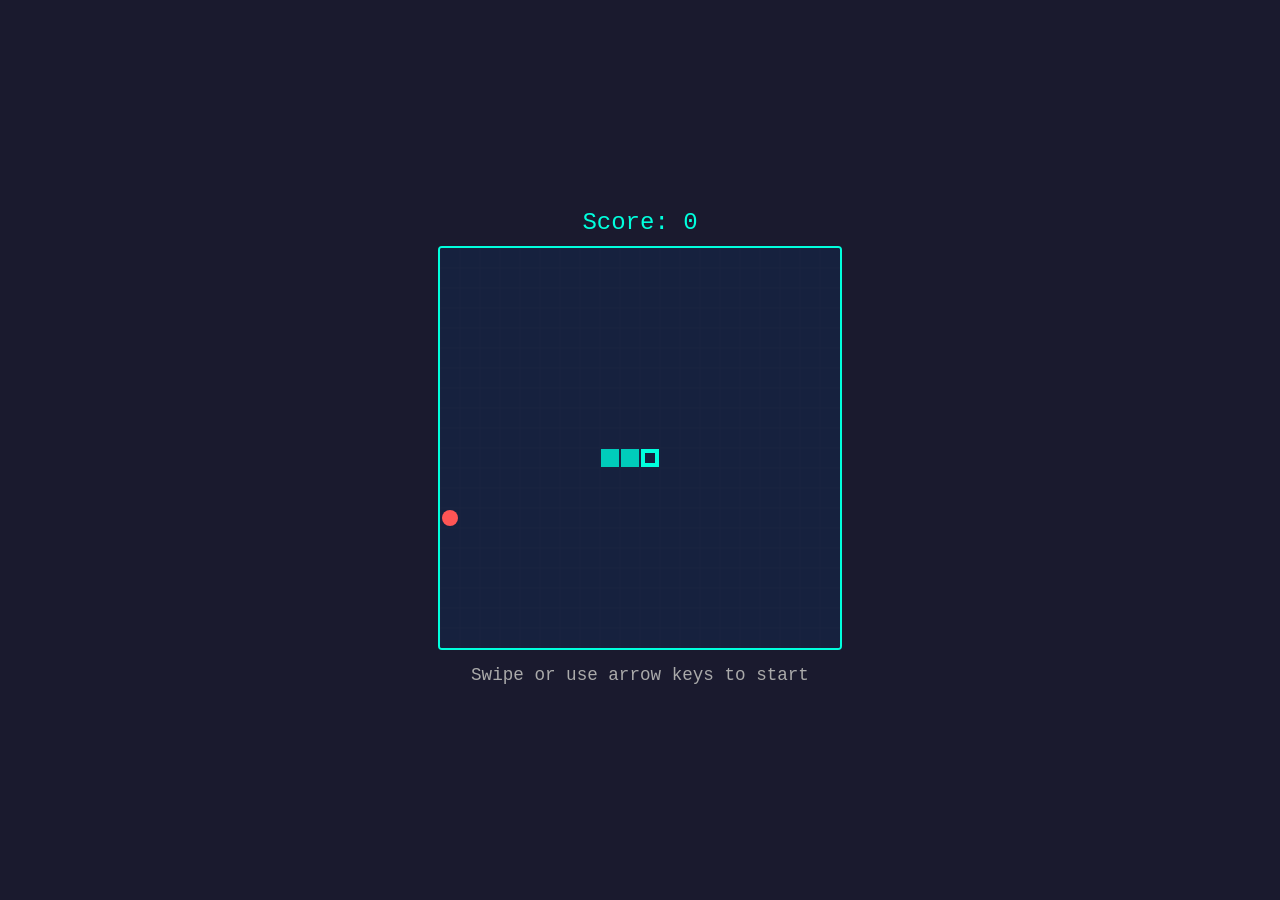
<file: snake.html>
<!DOCTYPE html>
<html lang="en">
<head>
<meta charset="UTF-8">
<meta name="viewport" content="width=device-width, initial-scale=1.0, user-scalable=no">
<title>Snake Game</title>
<style>
  * { margin: 0; padding: 0; box-sizing: border-box; }
  body {
    background: #1a1a2e;
    display: flex;
    flex-direction: column;
    align-items: center;
    justify-content: center;
    height: 100vh;
    font-family: 'Courier New', monospace;
    color: #eee;
    overflow: hidden;
    touch-action: none;
  }
  #score {
    font-size: 1.5rem;
    margin-bottom: 10px;
    color: #0fd;
  }
  canvas {
    border: 2px solid #0fd;
    border-radius: 4px;
    background: #16213e;
  }
  #message {
    margin-top: 15px;
    font-size: 1.1rem;
    height: 1.5em;
    color: #aaa;
  }
  #game-over {
    display: none;
    position: absolute;
    top: 50%; left: 50%;
    transform: translate(-50%, -50%);
    background: rgba(0,0,0,0.85);
    padding: 30px 40px;
    border-radius: 10px;
    text-align: center;
    border: 2px solid #0fd;
  }
  #game-over h2 { color: #f55; font-size: 1.8rem; margin-bottom: 10px; }
  #game-over p { margin-bottom: 15px; color: #0fd; font-size: 1.2rem; }
  #game-over button {
    padding: 10px 30px;
    font-size: 1rem;
    background: #0fd;
    color: #1a1a2e;
    border: none;
    border-radius: 5px;
    font-weight: bold;
    cursor: pointer;
  }
</style>
</head>
<body>

<div id="score">Score: 0</div>
<canvas id="game"></canvas>
<div id="message">Swipe or use arrow keys to start</div>

<div id="game-over">
  <h2>Game Over!</h2>
  <p id="final-score">Score: 0</p>
  <button onclick="restartGame()">Play Again</button>
</div>

<script>
const canvas = document.getElementById('game');
const ctx = canvas.getContext('2d');

// Responsive canvas sizing
const size = Math.min(window.innerWidth - 20, window.innerHeight - 120, 400);
const gridSize = 20;
const tileCount = Math.floor(size / gridSize);
canvas.width = tileCount * gridSize;
canvas.height = tileCount * gridSize;

let snake, food, dx, dy, score, speed, gameLoop, running, started;

function init() {
  const mid = Math.floor(tileCount / 2);
  snake = [
    { x: mid, y: mid },
    { x: mid - 1, y: mid },
    { x: mid - 2, y: mid },
  ];
  dx = 0; dy = 0;
  score = 0;
  speed = 120;
  running = true;
  started = false;
  placeFood();
  updateScore();
  document.getElementById('game-over').style.display = 'none';
  document.getElementById('message').textContent = 'Swipe or use arrow keys to start';
}

function placeFood() {
  do {
    food = {
      x: Math.floor(Math.random() * tileCount),
      y: Math.floor(Math.random() * tileCount),
    };
  } while (snake.some(s => s.x === food.x && s.y === food.y));
}

function updateScore() {
  document.getElementById('score').textContent = 'Score: ' + score;
}

function draw() {
  // Background
  ctx.fillStyle = '#16213e';
  ctx.fillRect(0, 0, canvas.width, canvas.height);

  // Grid lines (subtle)
  ctx.strokeStyle = '#1a2540';
  for (let i = 0; i < tileCount; i++) {
    ctx.beginPath();
    ctx.moveTo(i * gridSize, 0);
    ctx.lineTo(i * gridSize, canvas.height);
    ctx.stroke();
    ctx.beginPath();
    ctx.moveTo(0, i * gridSize);
    ctx.lineTo(canvas.width, i * gridSize);
    ctx.stroke();
  }

  // Food
  ctx.fillStyle = '#f55';
  ctx.beginPath();
  ctx.arc(
    food.x * gridSize + gridSize / 2,
    food.y * gridSize + gridSize / 2,
    gridSize / 2 - 2, 0, Math.PI * 2
  );
  ctx.fill();

  // Snake
  snake.forEach((seg, i) => {
    ctx.fillStyle = i === 0 ? '#0fd' : '#0cb';
    ctx.fillRect(
      seg.x * gridSize + 1,
      seg.y * gridSize + 1,
      gridSize - 2,
      gridSize - 2
    );
    if (i === 0) {
      ctx.fillStyle = '#16213e';
      ctx.fillRect(
        seg.x * gridSize + 5,
        seg.y * gridSize + 5,
        gridSize - 10,
        gridSize - 10
      );
    }
  });
}

function update() {
  if (!running || !started) return;

  const head = { x: snake[0].x + dx, y: snake[0].y + dy };

  // Wall collision
  if (head.x < 0 || head.x >= tileCount || head.y < 0 || head.y >= tileCount) {
    return gameOver();
  }

  // Self collision
  if (snake.some(s => s.x === head.x && s.y === head.y)) {
    return gameOver();
  }

  snake.unshift(head);

  // Eat food
  if (head.x === food.x && head.y === food.y) {
    score++;
    updateScore();
    speed = Math.max(50, speed - 3);
    placeFood();
    clearInterval(gameLoop);
    gameLoop = setInterval(tick, speed);
  } else {
    snake.pop();
  }
}

function tick() {
  update();
  draw();
}

function gameOver() {
  running = false;
  clearInterval(gameLoop);
  document.getElementById('final-score').textContent = 'Score: ' + score;
  document.getElementById('game-over').style.display = 'block';
  document.getElementById('message').textContent = '';
}

function restartGame() {
  clearInterval(gameLoop);
  init();
  draw();
  gameLoop = setInterval(tick, speed);
}

function setDirection(newDx, newDy) {
  // Prevent reversing
  if (dx === -newDx && dy === -newDy) return;
  if (!started) {
    started = true;
    document.getElementById('message').textContent = '';
  }
  dx = newDx;
  dy = newDy;
}

// Keyboard controls
document.addEventListener('keydown', e => {
  switch (e.key) {
    case 'ArrowUp':    e.preventDefault(); setDirection(0, -1); break;
    case 'ArrowDown':  e.preventDefault(); setDirection(0, 1);  break;
    case 'ArrowLeft':  e.preventDefault(); setDirection(-1, 0); break;
    case 'ArrowRight': e.preventDefault(); setDirection(1, 0);  break;
  }
});

// Touch / swipe controls
let touchStartX = 0, touchStartY = 0;

canvas.addEventListener('touchstart', e => {
  e.preventDefault();
  touchStartX = e.touches[0].clientX;
  touchStartY = e.touches[0].clientY;
}, { passive: false });

canvas.addEventListener('touchend', e => {
  e.preventDefault();
  const diffX = e.changedTouches[0].clientX - touchStartX;
  const diffY = e.changedTouches[0].clientY - touchStartY;

  if (Math.abs(diffX) < 10 && Math.abs(diffY) < 10) return;

  if (Math.abs(diffX) > Math.abs(diffY)) {
    setDirection(diffX > 0 ? 1 : -1, 0);
  } else {
    setDirection(0, diffY > 0 ? 1 : -1);
  }
}, { passive: false });

// Start
init();
draw();
gameLoop = setInterval(tick, speed);
</script>
</body>
</html>
</file>
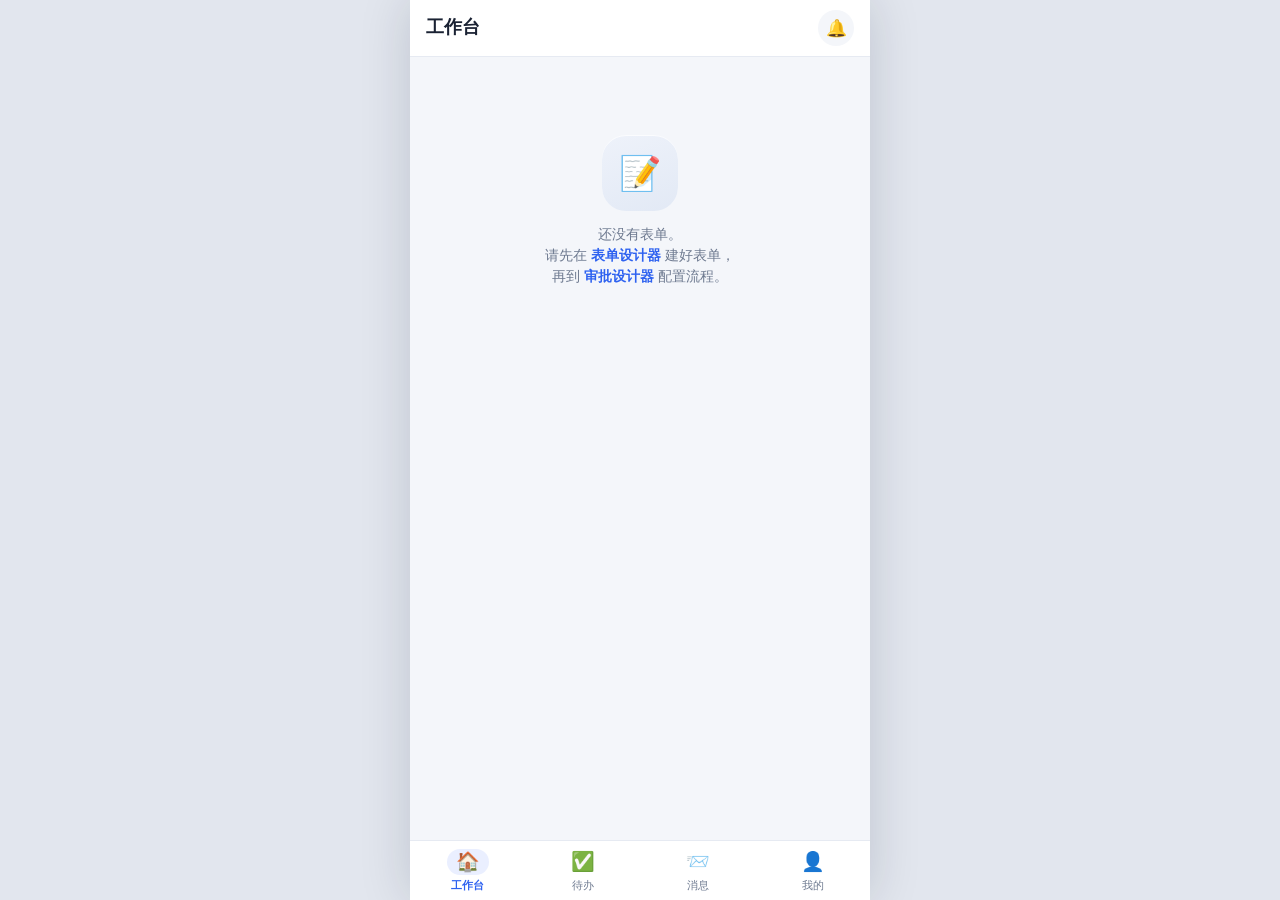
<file: web/app.html>
<!doctype html>
<html lang="zh-CN">
<head>
<meta charset="utf-8" />
<meta name="viewport" content="width=device-width, initial-scale=1, maximum-scale=1, viewport-fit=cover" />
<meta name="theme-color" content="#ffffff" />
<title>好队友 · 移动工作台</title>
<link rel="manifest" href="manifest.webmanifest" />
<link rel="apple-touch-icon" href="icons/icon-180.png" />
<link rel="icon" href="icons/icon-192.png" />
<meta name="apple-mobile-web-app-capable" content="yes" />
<meta name="apple-mobile-web-app-status-bar-style" content="default" />
<meta name="apple-mobile-web-app-title" content="好队友" />
<link rel="stylesheet" href="ui.css" />
<script src="sync.js"></script>
<script>try{if(window.self!==window.top)document.documentElement.dataset.embed=1;}catch(e){document.documentElement.dataset.embed=1;}</script>
<style>
  /* When embedded in the desktop shell, stop looking like a phone-in-a-void:
     fill the frame, drop the fake-phone chrome, hide redundant app/tab bars
     (the shell's sidebar + topbar already provide navigation & title). */
  html[data-embed] body{background:var(--bg,#f3f4f6)}
  html[data-embed] .phone{max-width:none;box-shadow:none;height:100vh;height:100dvh}
  html[data-embed] .appbar{display:none}
  html[data-embed] .tabbar{display:none}
  html[data-embed] .view{max-width:760px;margin:0 auto;width:100%;padding:20px}
  html[data-embed] .screen{max-width:none}
  html[data-embed] .screen .sbody,html[data-embed] .screen .foot{max-width:760px;margin-left:auto;margin-right:auto;width:100%}
</style>
<style>
  *{-webkit-tap-highlight-color:transparent}
  .li,.tcard,.big-btn,.me-row{transition:transform .08s ease,background .15s ease,box-shadow .12s ease}
  .li:active,.tcard:active,.big-btn:active{transform:scale(.985)}
  body{background:#e2e6ee;font-size:14px}
  .phone{max-width:460px;margin:0 auto;height:100vh;height:100dvh;background:var(--bg);position:relative;display:flex;flex-direction:column;overflow:hidden;box-shadow:0 0 48px rgba(15,23,42,.16)}
  /* app bar */
  .appbar{flex:0 0 auto;background:var(--panel);color:var(--text);display:flex;align-items:center;padding:calc(10px + env(safe-area-inset-top)) 16px 10px;font-weight:700;font-size:18px;position:relative;border-bottom:1px solid var(--border)}
  .appbar .bell{margin-left:auto;background:var(--bg);border:0;color:var(--text);font-size:17px;position:relative;cursor:pointer;width:36px;height:36px;border-radius:50%;display:flex;align-items:center;justify-content:center}
  .badge{display:none;position:absolute;top:-5px;right:-6px;background:var(--danger);color:#fff;border-radius:10px;font-size:10px;line-height:16px;min-width:16px;height:16px;padding:0 4px;text-align:center;font-weight:700;box-shadow:0 0 0 2px #fff}
  .badge.show{display:block}
  /* views */
  .view{flex:1;overflow:auto;padding:14px 14px 18px}
  .tabbar{flex:0 0 auto;display:flex;background:rgba(255,255,255,.94);backdrop-filter:blur(10px);border-top:1px solid var(--border);padding-bottom:env(safe-area-inset-bottom)}
  .tab{flex:1;border:0;background:none;padding:8px 0 7px;color:var(--muted);font-size:11px;display:flex;flex-direction:column;align-items:center;gap:3px;cursor:pointer;position:relative;font-weight:500}
  .tab .ic{font-size:19px;line-height:1.2;width:42px;height:26px;display:flex;align-items:center;justify-content:center;border-radius:13px;transition:background .18s}
  .tab.on{color:var(--accent);font-weight:600}
  .tab.on .ic{background:var(--accent-weak)}
  .tab .badge{top:0;right:50%;margin-right:-26px}
  /* cards / lists */
  .card{border-radius:var(--r-lg);padding:15px;margin-bottom:12px;border:0;box-shadow:var(--shadow-sm)}
  .big-btn{display:flex;align-items:center;gap:13px;width:100%;background:var(--accent-grad);color:#fff;border:0;border-radius:var(--r-lg);padding:17px 16px;font-size:15px;font-weight:600;cursor:pointer;box-shadow:0 8px 20px -6px var(--accent-glow);margin-bottom:14px}
  .big-btn .ic{width:40px;height:40px;border-radius:12px;background:rgba(255,255,255,.22);display:flex;align-items:center;justify-content:center;font-size:21px}
  .li{display:flex;gap:11px;align-items:flex-start;padding:12px 4px;border-bottom:1px solid var(--border);cursor:pointer}
  .li:last-child{border-bottom:0}
  .li .avt{width:38px;height:38px;border-radius:11px;flex:0 0 auto;display:flex;align-items:center;justify-content:center;font-size:17px;color:#fff;background:var(--accent-grad)}
  .li .t{font-weight:600}
  .li .s{color:var(--muted);font-size:12px;margin-top:2px}
  .li .time{color:var(--muted);font-size:11px;white-space:nowrap}
  .dot{width:8px;height:8px;border-radius:50%;background:var(--danger);flex:0 0 auto;margin-top:6px}
  /* overlay screen */
  .screen{position:fixed;inset:0;max-width:460px;margin:0 auto;background:var(--bg);display:flex;flex-direction:column;transform:translateX(100%);transition:transform .26s cubic-bezier(.32,.72,.36,1);z-index:30;visibility:hidden}
  .screen.show{transform:translateX(0);visibility:visible}
  .screen > header{flex:0 0 auto;background:var(--panel);border-bottom:1px solid var(--border);display:flex;align-items:center;gap:8px;padding:calc(8px + env(safe-area-inset-top)) 10px 8px;font-weight:650;min-height:50px}
  .screen .back{background:none;border:0;color:var(--accent);font-size:15px;cursor:pointer;font-weight:600;padding:6px 8px;border-radius:8px}
  .screen .sbody{flex:1;overflow:auto;padding:14px}
  .screen .foot{flex:0 0 auto;display:flex;gap:10px;padding:11px 14px calc(11px + env(safe-area-inset-bottom));background:var(--panel);border-top:1px solid var(--border)}
  /* mobile-size form fields + footer buttons */
  .field > label{font-size:13px}
  .fi{padding:11px 12px;font-size:15px;border-radius:11px}
  .opts{flex-direction:column;gap:9px}
  .foot .btn,.btn{flex:1;border-radius:11px;padding:12px;font-size:15px;font-weight:600}
  .btn.sm{flex:0 0 auto;padding:8px 18px;font-size:13px;border-radius:9px}
  .me-head{display:flex;align-items:center;gap:13px;margin-bottom:12px}
  .me-head .avt{width:56px;height:56px;border-radius:16px;background:var(--accent-grad);color:#fff;display:flex;align-items:center;justify-content:center;font-size:25px;box-shadow:0 6px 14px -4px var(--accent-glow)}
  .me-row{display:flex;align-items:center;gap:10px;padding:13px 2px;border-bottom:1px solid var(--border)}
  .me-row:last-child{border-bottom:0}
  .me-row .ic{width:30px;text-align:center}
  .me-row .grow{font-size:14px}
  .me-row .val{color:var(--muted);font-size:13px}
  .toast{bottom:96px}
  .banner{background:var(--accent-weak);color:var(--accent);border-radius:12px;padding:11px 13px;font-size:13px;display:flex;align-items:center;gap:8px;margin-bottom:12px}
  .banner button{margin-left:auto;background:var(--accent);color:#fff;border:0;border-radius:8px;padding:6px 13px;font-size:12px;cursor:pointer;font-weight:600}
  /* 待办 digest inbox */
  .todo-head{display:flex;align-items:center;justify-content:space-between;margin:2px 2px 10px}
  .chiptog{border:1px solid var(--accent);background:#fff;color:var(--accent);border-radius:999px;padding:5px 15px;font-size:12px;font-weight:600;cursor:pointer}
  .chiptog.on{background:var(--accent);color:#fff}
  .tcard{background:#fff;border-radius:var(--r-lg);padding:13px;margin-bottom:10px;box-shadow:var(--shadow-sm);cursor:pointer}
  .tcard-h{display:flex;align-items:center;gap:10px}
  .tcard-h .t{font-weight:600}
  .tsel{display:flex} .tsel input{width:20px;height:20px;accent-color:var(--accent)}
  .dgs{margin:11px 0 9px;display:grid;grid-template-columns:1fr 1fr;gap:8px 12px}
  .dg{display:flex;flex-direction:column;min-width:0}
  .dg .k{font-size:11px;color:var(--muted)}
  .dg .v{font-size:14px;font-weight:600;overflow:hidden;text-overflow:ellipsis;white-space:nowrap}
  .tcard-f{display:flex;align-items:center;justify-content:space-between;gap:8px;border-top:1px solid var(--border);padding-top:10px}
  .tactions{display:flex;gap:8px}
  .batchbar{position:sticky;bottom:0;background:#fff;border-top:1px solid var(--border);display:flex;align-items:center;gap:10px;padding:12px;margin:6px -14px -18px;box-shadow:0 -4px 14px rgba(15,23,42,.08)}
  .batchbar span{font-weight:700}
  .batchbar .btn{flex:1}
</style>
</head>
<body>
<div class="phone">
  <header class="appbar"><span id="barTitle">工作台</span>
    <button class="bell" id="bell">🔔<span class="badge" id="bellBadge"></span></button>
  </header>
  <main class="view" id="view"></main>
  <nav class="tabbar">
    <button class="tab on" data-tab="workbench"><span class="ic">🏠</span>工作台<i class="badge" id="badge-workbench"></i></button>
    <button class="tab" data-tab="todo"><span class="ic">✅</span>待办<i class="badge" id="badge-todo"></i></button>
    <button class="tab" data-tab="msg"><span class="ic">📨</span>消息<i class="badge" id="badge-msg"></i></button>
    <button class="tab" data-tab="me"><span class="ic">👤</span>我的</button>
  </nav>
</div>

<div class="screen" id="screen">
  <header><button class="back" id="screenBack">‹ 返回</button><span id="screenTitle"></span></header>
  <div class="sbody" id="screenBody"></div>
  <div class="foot" id="screenFoot" style="display:none"></div>
</div>

<div class="sheet-bg" id="sheetBg"><div class="sheet" id="sheetBox"></div></div>
<div class="toast" id="toast"></div>

<script>
/* =========================================================================
   好队友 · 移动工作台 (PWA runtime)
   Ties the form schema (form designer) + flow definition (flow designer) into
   an installable mobile app: fill forms -> route through approval branches ->
   approve/reject -> messages & notification center. Data in localStorage.
   ========================================================================= */

/* ---------- storage ---------- */
const LS = {
  form:'hdy.formbuilder.v1', flow:'hdy.flow.v1',
  inst:'hdy.instances.v1', notif:'hdy.notif.v1', user:'hdy.user.v1',
};
const read = (k,f)=>{ try{ const v=JSON.parse(localStorage.getItem(k)); return v==null?f:v; }catch(e){ return f; } };
const write = (k,v)=> localStorage.setItem(k, JSON.stringify(v));

let FORM = read(LS.form,null);
let FLOW = read(LS.flow,null);
let instances = read(LS.inst,[]);
let notifs = read(LS.notif,[]);
let me = read(LS.user,'我');

const LAYOUT_TYPES=['subtable','columns','group','divider','static_text','tabs','collapse','steps'];
const dataFields = () => FORM && Array.isArray(FORM.fields) ? FORM.fields.filter(f=>!LAYOUT_TYPES.includes(f.type)) : [];

/* ---------- permission helpers (per node) ---------- */
function permOf(node,key){ return (node && node.perms && node.perms[key]) || {}; }
function isHidden(node,key){ return !!permOf(node,key).hidden; }
function canEdit(node,key){ const p=permOf(node,key); if(p.hidden) return false; if(p.edit!==undefined) return p.edit; return node && node.type==='start'; }
function isReq(node,key,field){ const p=permOf(node,key); return !!p.required || !!(field&&field.required); }
function isBrief(node,key){ return !!permOf(node,key).brief; }
function digestFields(node){ const fs=dataFields().filter(f=>!isHidden(node,f.key)); const b=fs.filter(f=>isBrief(node,f.key)); return (b.length?b:fs).slice(0,4); }

/* ---------- approver labels ---------- */
const KIND = {user:'人员',role:'角色',dept:'部门',mgr:'发起人主管',self:'发起人本人'};
const RULE = {any:'或签',all:'会签',seq:'依次审批'};
const approverLabel = a => (a.kind==='mgr'||a.kind==='self') ? KIND[a.kind] : (a.name || KIND[a.kind]||'未命名');

/* ---------- boolean flow evaluation ---------- */
function num(x){ const n=parseFloat(x); return isNaN(n)?NaN:n; }
function evalRule(r,data){
  const v=data[r.field], t=r.value;
  switch(r.op){
    case 'empty': return v==null||v===''||(Array.isArray(v)&&!v.length);
    case 'notempty': return !(v==null||v===''||(Array.isArray(v)&&!v.length));
    case 'eq': return String(v??'')===String(t??'');
    case 'ne': return String(v??'')!==String(t??'');
    case 'contains': return String(v??'').includes(String(t??''));
    case 'gt': return num(v)>num(t); case 'lt': return num(v)<num(t);
    case 'gte': return num(v)>=num(t); case 'lte': return num(v)<=num(t);
  } return false;
}
function branchMatch(b,data){
  if(b.isDefault) return false;
  if(!b.rules || !b.rules.length) return false;
  const res=b.rules.map(r=>evalRule(r,data));
  return b.logic==='OR' ? res.some(Boolean) : res.every(Boolean);
}
function pickBranch(node,data){
  for(const b of node.branches){ if(branchMatch(b,data)) return b; }
  return node.branches.find(b=>b.isDefault) || null;
}
function compileSteps(flow,data){
  const steps=[];
  (function walk(chain){
    if(!chain) return;
    for(const n of chain){
      if(n.type==='approver') steps.push(snapStep('approval',n));
      else if(n.type==='cc') steps.push(snapStep('cc',n));
      else if(n.type==='condition'){ const b=pickBranch(n,data); if(b){ steps.push({kind:'branch',name:n.name+' · '+(b.name||''),meta:'条件命中'}); walk(b.children); } }
    }
  })(flow ? flow.root : []);
  return steps;
}
function snapStep(kind,node){
  const list = kind==='approval'? (node.approvers||[]) : (node.cc||[]);
  return { kind, name:node.name, rule:node.rule||null, perms:node.perms||{},
           assignees:list.map(approverLabel), status: kind==='approval'?'waiting':'cc' };
}

/* ---------- instance lifecycle ---------- */
/* ERP document numbering: auto-fill serial (流水号) fields with a running,
   zero-padded number per field key, persisted so numbers never repeat. */
function nextSerial(field){
  const seqs=read('hdy.seq.v1',{}); const k=field.key; const n=(seqs[k]||0)+1; seqs[k]=n; write('hdy.seq.v1',seqs);
  return (field.prefix||'') + String(n).padStart(field.digits||5,'0');
}
function applySerials(data){ dataFields().forEach(f=>{ if(f.type==='serial' && (data[f.key]==null||data[f.key]==='')) data[f.key]=nextSerial(f); }); }

/* server mirror: create-or-update a document on the backend when authed */
function docPayload(inst){ return { title:inst.title, no:inst.no, data:inst.data, steps:inst.steps, cursor:inst.cursor, status:inst.status, resubmittedAt:inst.resubmittedAt }; }
async function syncDoc(inst){
  if(!(window.HDY&&HDY.isAuthed())) return;
  try{
    if(inst.srvId){ await HDY.updateDocument(inst.srvId, docPayload(inst)); }
    else { const row=await HDY.createDocument(docPayload(inst));
      if(row&&row.id){ const cur=instances.find(x=>x.id===inst.id)||inst; cur.srvId=row.id; persist(); } }
  }catch(e){}
}
function submitForm(data){
  applySerials(data);                                  // assign document number(s)
  const steps = compileSteps(FLOW,data);
  const serialF = dataFields().find(f=>f.type==='serial');
  const docNo = serialF ? data[serialF.key] : null;    // human-facing document no.
  const inst = { id:'I'+Date.now().toString(36), no:docNo, title:(FORM&&FORM.title)||'表单', data,
    initiator:me, createdAt:Date.now(), steps, cursor:-1, status:'running' };
  instances.unshift(inst);
  pushNotif({type:'submit', title:'提交成功', body:(docNo?docNo+' · ':'')+inst.title, instId:inst.id});
  advance(inst);                   // fire CCs and arrive at first approval
  persist();
  syncDoc(inst);                   // mirror to server
  return inst;
}
function currentStep(inst){ return inst.steps[inst.cursor]; }
function advance(inst){
  inst.cursor++;
  while(inst.cursor < inst.steps.length){
    const st=inst.steps[inst.cursor];
    if(st.kind==='branch'){ inst.cursor++; continue; }
    if(st.kind==='cc'){ st.status='done'; pushNotif({type:'cc',title:'抄送给你',body:`${inst.title} · ${st.assignees.join('、')||'抄送'}`,instId:inst.id}); inst.cursor++; continue; }
    st.status='pending';            // approval — wait for action
    pushNotif({type:'task',title:'待你审批',body:`${inst.title} · 环节「${st.name}」 · 发起人 ${inst.initiator}`,instId:inst.id});
    return;
  }
  inst.status='approved';
  pushNotif({type:'result',title:'审批通过 ✓',body:`${inst.title} 已全部通过`,instId:inst.id});
}
function approve(inst, edits, comment){
  const st=currentStep(inst); if(!st||st.status!=='pending') return;
  Object.assign(inst.data, edits||{});
  st.status='approved'; st.actedBy=me; st.comment=comment||''; st.actedAt=Date.now();
  advance(inst); persist(); syncDoc(inst);
}
function reject(inst, comment){
  const st=currentStep(inst); if(!st||st.status!=='pending') return;
  st.status='rejected'; st.actedBy=me; st.comment=comment||''; st.actedAt=Date.now();
  inst.status='rejected';
  pushNotif({type:'result',title:'审批被驳回 ✕',body:`${inst.title} 在「${st.name}」被 ${me} 驳回`,instId:inst.id});
  persist(); syncDoc(inst);
}
function pendingTasks(){ return instances.filter(i=>i.status==='running' && currentStep(i) && currentStep(i).kind==='approval' && currentStep(i).status==='pending'); }

/* ---------- notifications ---------- */
function pushNotif(n){
  const item = {id:'m'+Math.random().toString(36).slice(2,8), time:Date.now(), read:false, ...n};
  notifs.unshift(item); write(LS.notif,notifs);
  showSystemNotif(n.title, n.body);
  updateBadges();
}
function unread(){ return notifs.filter(n=>!n.read).length; }
function showSystemNotif(title, body){
  if(!('Notification' in window) || Notification.permission!=='granted') return;
  try{
    if(navigator.serviceWorker && navigator.serviceWorker.controller){
      navigator.serviceWorker.controller.postMessage({type:'notify', title, body, tag:'hdy'});
    } else { new Notification(title,{body, icon:'icons/icon-192.png'}); }
  }catch(e){}
}
async function enableNotifications(){
  if(!('Notification' in window)){ toast('该浏览器不支持通知'); return; }
  const p = await Notification.requestPermission();
  toast(p==='granted'?'已开启系统通知':'通知权限被拒绝');
  showSystemNotif('通知已开启','审批待办与消息会推送到这里');
  render();
}

/* ---------- persistence + badges ---------- */
function persist(){ write(LS.inst,instances); write(LS.notif,notifs); updateBadges(); bumpSync(); }
/* cross-module sync bus: writing this key fires a `storage` event in every
   other same-origin document (sibling iframes + shell), which re-read data. */
function bumpSync(){ try{ localStorage.setItem('hdy.sync', Date.now()+'.'+Math.random()); }catch(e){} }
function updateBadges(){
  setBadge('badge-todo', pendingTasks().length);
  setBadge('badge-msg', unread());
  setBadge('bellBadge', unread());
  if(navigator.setAppBadge){ const u=unread(); u?navigator.setAppBadge(u):navigator.clearAppBadge&&navigator.clearAppBadge(); }
}
function setBadge(id,n){ const e=document.getElementById(id); if(!e) return; e.textContent=n>99?'99+':n; e.classList.toggle('show', n>0); }

/* =========================  VIEWS  ========================= */
let tab='workbench';
let batch=false; const batchSel=new Set();   // 待办 batch-approval mode
const TAB_TITLE={workbench:'工作台',todo:'待办审批',msg:'消息中心',me:'我的'};
/* signature of all rendered data — used to skip no-op re-renders on focus/storage
   (a re-render replaces the DOM mid-click and would swallow the user's tap) */
function snapshot(){ return [LS.form,LS.flow,LS.inst,LS.notif,LS.user].map(k=>localStorage.getItem(k)||'').join(' '); }
let lastSnap='';
function render(){
  lastSnap=snapshot();
  document.getElementById('barTitle').textContent=TAB_TITLE[tab];
  document.querySelectorAll('.tab').forEach(t=>t.classList.toggle('on',t.dataset.tab===tab));
  const v=document.getElementById('view');
  v.innerHTML = tab==='workbench'?vWorkbench():tab==='todo'?vTodo():tab==='msg'?vMsg():vMe();
  bindView(v);
  updateBadges();
}

function vWorkbench(){
  if(!FORM || !dataFields().length){
    return `<div class="empty"><div class="big">📝</div><p>还没有表单。<br>请先在 <a href="form.html">表单设计器</a> 建好表单，<br>再到 <a href="flow.html">审批设计器</a> 配置流程。</p></div>`;
  }
  const mine = instances.filter(i=>i.initiator===me).slice(0,8);
  return `<button class="big-btn" data-act="fill"><span class="ic">＋</span><div class="grow" style="text-align:left">发起填报<div style="font-weight:400;font-size:12px;opacity:.85">${esc(FORM.title)}</div></div><span>›</span></button>
    <div class="sec-title">我发起的</div>
    <div class="card">${ mine.length? mine.map(instLi).join('') : '<div class="empty" style="padding:24px">还没有提交记录</div>'}</div>`;
}
function vTodo(){
  const ts=pendingTasks();
  if(!ts.length){ batch=false; batchSel.clear(); return `<div class="empty"><div class="big">✅</div><p>暂无待办审批</p></div>`; }
  const groups={}; ts.forEach(i=>{ (groups[i.title]=groups[i.title]||[]).push(i); });
  const head=`<div class="todo-head"><div class="muted">${ts.length} 项待办 · 仅显示关键信息</div>
    <button class="chiptog ${batch?'on':''}" id="batchTog">${batch?'退出批量':'批量审批'}</button></div>`;
  const body=Object.entries(groups).map(([title,items])=>
    `<div class="sec-title">${esc(title)} · ${items.length}</div>${items.map(taskCard).join('')}`).join('');
  const bar=(batch&&batchSel.size)?`<div class="batchbar"><span>已选 ${batchSel.size}</span>
    <button class="btn danger" id="batchReject">批量驳回</button><button class="btn primary" id="batchApprove">批量通过</button></div>`:'';
  return head+body+bar;
}
function taskCard(i){
  const st=currentStep(i);
  const dg=digestFields(st).map(f=>`<div class="dg"><span class="k">${esc(f.label)}</span><span class="v">${fmtVal(f,i.data[f.key])}</span></div>`).join('');
  const sel=batch?`<label class="tsel"><input type="checkbox" class="tcheck" data-id="${i.id}" ${batchSel.has(i.id)?'checked':''}></label>`:'';
  const actions=batch?'':`<div class="tactions"><button class="btn danger sm" data-rej="${i.id}">驳回</button><button class="btn primary sm" data-app="${i.id}">同意</button></div>`;
  return `<div class="tcard" data-open="${i.id}">
    <div class="tcard-h">${sel}<div class="grow"><div class="t ellipsis">${esc(i.title)}</div><div class="s ellipsis">发起人 ${esc(i.initiator)} · ${rel(i.createdAt)}</div></div><span class="pill run">${esc(st.name)}</span></div>
    <div class="dgs">${dg||'<span class="muted" style="font-size:12px">该环节未设置「简报」字段，可在审批设计器中勾选</span>'}</div>
    <div class="tcard-f"><div class="muted" style="font-size:12px">审批人 ${esc(st.assignees.join('、')||'未指定')}${st.rule?' · '+RULE[st.rule]:''}</div>${actions}</div>
  </div>`;
}
function fmtVal(f,v){ let s=Array.isArray(v)?v.join('、'):f.type==='switch'?(v?'是':'否'):f.type==='rating'?'★'.repeat(Number(v||0)):v; return (s==null||s==='')?'<span class="muted">—</span>':esc(s); }
function vMsg(){
  const banner = (('Notification' in window)&&Notification.permission!=='granted')
    ? `<div class="banner">🔔 开启系统通知，待办与消息实时提醒<button id="enaNotif">开启</button></div>`:'';
  if(!notifs.length) return banner+`<div class="empty"><div class="big">📨</div><p>暂无消息</p></div>`;
  const icon={task:'📌',cc:'👀',result:'✅',submit:'📤'};
  return banner+`<div class="row" style="justify-content:flex-end;margin-bottom:6px"><button class="linkbtn" id="readAll" style="background:none;border:0;color:var(--accent);font-size:13px">全部已读</button></div>
    <div class="card">${notifs.map(n=>`<div class="li" data-notif="${n.id}">
      <div class="avt" style="background:${n.type==='result'?'var(--green)':n.type==='task'?'var(--amber)':'var(--accent)'}">${icon[n.type]||'🔔'}</div>
      <div class="grow"><div class="t ellipsis">${esc(n.title)}</div><div class="s">${esc(n.body)}</div></div>
      <div style="display:flex;flex-direction:column;align-items:flex-end;gap:6px"><div class="time">${rel(n.time)}</div>${n.read?'':'<span class="dot"></span>'}</div>
    </div>`).join('')}</div>`;
}
function vMe(){
  const notifState = !('Notification' in window)?'不支持':Notification.permission==='granted'?'已开启':'未开启';
  return `<div class="card">
      <div class="me-head"><div class="avt">${esc(me[0]||'我')}</div>
        <div class="grow"><div style="font-weight:700;font-size:17px">${esc(me)}</div><div class="muted" style="font-size:12px">当前操作身份（用于审批/发起）</div></div>
        <button class="linkbtn" id="editUser" style="background:none;border:0;color:var(--accent)">切换</button></div>
    </div>
    <div class="card">
      <div class="me-row"><span class="ic">🔔</span><span class="grow">系统通知</span><span class="val">${notifState}</span><button class="btn" style="flex:0;padding:6px 12px;font-size:13px" id="enaNotif2">开启</button></div>
      <div class="me-row"><span class="ic">📲</span><span class="grow">安装到主屏幕</span><button class="btn" style="flex:0;padding:6px 12px;font-size:13px" id="installBtn">安装</button></div>
      <div class="me-row"><span class="ic">📡</span><span class="grow">离线可用 (PWA)</span><span class="val" id="swState">检测中…</span></div>
    </div>
    <div class="sec-title">平台与设计工具（电脑端）</div>
    <div class="card">
      <a class="me-row" href="index.html" style="color:inherit;text-decoration:none"><span class="ic">🏠</span><span class="grow">平台首页</span><span>›</span></a>
      <a class="me-row" href="form.html" style="color:inherit;text-decoration:none"><span class="ic">🧩</span><span class="grow">表单设计器</span><span>›</span></a>
      <a class="me-row" href="flow.html" style="color:inherit;text-decoration:none"><span class="ic">🔀</span><span class="grow">审批流程设计器</span><span>›</span></a>
      <a class="me-row" href="manage.html" style="color:inherit;text-decoration:none"><span class="ic">📊</span><span class="grow">数据管理（提交记录）</span><span>›</span></a>
    </div>
    <div class="card"><div class="me-row" id="resetData" style="color:var(--danger)"><span class="ic">🗑️</span><span class="grow">清空演示数据（实例与消息）</span></div></div>
    <div class="muted" style="text-align:center;font-size:11px;margin-top:10px">好队友 · 低代码工作台 原型</div>`;
}
function instLi(i){
  const st = i.status==='approved'?'<span class="pill ok">已通过</span>': i.status==='rejected'?'<span class="pill no">已驳回</span>':'<span class="pill run">审批中</span>';
  const cur = i.status==='running' && currentStep(i) ? '当前：'+esc(currentStep(i).name) : '';
  return `<div class="li" data-inst="${i.id}"><div class="avt">${esc(i.title[0]||'单')}</div>
    <div class="grow"><div class="t ellipsis">${i.no?esc(i.no)+' · ':''}${esc(i.title)}</div><div class="s ellipsis">${cur||'流程结束'}</div></div>
    <div style="display:flex;flex-direction:column;align-items:flex-end;gap:6px">${st}<div class="time">${rel(i.createdAt)}</div></div></div>`;
}

/* ---- action sheet (replaces native prompt/confirm: consistent, mobile-friendly) ---- */
function sheet(o){
  return new Promise(res=>{
    const bg=document.getElementById('sheetBg'), box=document.getElementById('sheetBox');
    box.innerHTML=`<h4>${esc(o.title||'')}</h4>${o.sub?`<div class="ssub">${esc(o.sub)}</div>`:''}
      ${o.input?`<textarea id="shVal" placeholder="${escA(o.placeholder||'')}">${esc(o.value||'')}</textarea>`:''}
      <div class="sbtns"><button class="btn" id="shNo">${esc(o.cancelText||'取消')}</button>
      <button class="btn ${o.okDanger?'danger':'primary'}" id="shOk">${esc(o.okText||'确定')}</button></div>`;
    bg.classList.add('show');
    const done=v=>{ bg.classList.remove('show'); bg.onclick=null; res(v); };
    box.querySelector('#shNo').onclick=()=>done(null);
    box.querySelector('#shOk').onclick=()=>done(o.input?box.querySelector('#shVal').value.trim():true);
    bg.onclick=e=>{ if(e.target===bg) done(null); };
    const ta=box.querySelector('#shVal'); if(ta&&!('ontouchstart' in window)) ta.focus();
  });
}

/* quick + batch approval (no need to open each slip) */
function missingReq(inst){ const node=currentStep(inst); return dataFields().find(f=>!isHidden(node,f.key)&&canEdit(node,f.key)&&isReq(node,f.key,f)&&empty(inst.data[f.key])); }
function quickApprove(id){
  const inst=instances.find(i=>i.id===id); if(!inst||!currentStep(inst)||currentStep(inst).status!=='pending') return;
  const miss=missingReq(inst); if(miss){ toast('需补充：'+miss.label); openTask(id); return; }
  approve(inst,{},''); render(); toast('已同意');
}
async function quickReject(id){
  const inst=instances.find(i=>i.id===id); if(!inst) return;
  const r=await sheet({title:'驳回该单据？',sub:inst.title,input:true,placeholder:'驳回原因（选填）',okText:'确认驳回',okDanger:true});
  if(r===null) return;
  // re-locate: a background sync may have replaced the instances array meanwhile
  const cur=instances.find(i=>i.id===id);
  if(!cur||!currentStep(cur)||currentStep(cur).status!=='pending'){ render(); return; }
  reject(cur, r||''); render(); toast('已驳回');
}
function batchApprove(){
  let done=0, skip=0;
  [...batchSel].forEach(id=>{ const inst=instances.find(i=>i.id===id);
    if(!inst||!currentStep(inst)||currentStep(inst).status!=='pending') return;
    if(missingReq(inst)){ skip++; return; }
    approve(inst,{},''); done++; });
  batchSel.clear(); render(); toast(`已通过 ${done} 项`+(skip?` · ${skip} 项需补充信息已跳过`:''));
}
async function batchReject(){
  if(!batchSel.size) return;
  const r=await sheet({title:`批量驳回 ${batchSel.size} 项？`,input:true,placeholder:'驳回原因（选填）',okText:'确认驳回',okDanger:true});
  if(r===null) return;
  let done=0; [...batchSel].forEach(id=>{ const inst=instances.find(i=>i.id===id);
    if(inst&&currentStep(inst)&&currentStep(inst).status==='pending'){ reject(inst, r||''); done++; } });
  batchSel.clear(); render(); toast(`已驳回 ${done} 项`);
}

function bindView(v){
  const fill=v.querySelector('[data-act="fill"]'); if(fill) fill.onclick=openFill;
  // 待办 digest cards: tap body -> detail; inline / batch quick actions
  bindIf(v,'#batchTog',()=>{ batch=!batch; batchSel.clear(); render(); });
  v.querySelectorAll('.tcard').forEach(c=>c.onclick=e=>{ if(e.target.closest('button')||e.target.closest('input')||e.target.closest('label')) return; openTask(c.dataset.open); });
  v.querySelectorAll('.tcheck').forEach(cb=>cb.onclick=e=>{ e.stopPropagation(); cb.checked?batchSel.add(cb.dataset.id):batchSel.delete(cb.dataset.id); render(); });
  v.querySelectorAll('[data-app]').forEach(b=>b.onclick=e=>{ e.stopPropagation(); quickApprove(b.dataset.app); });
  v.querySelectorAll('[data-rej]').forEach(b=>b.onclick=e=>{ e.stopPropagation(); quickReject(b.dataset.rej); });
  bindIf(v,'#batchApprove',batchApprove); bindIf(v,'#batchReject',batchReject);
  v.querySelectorAll('[data-inst]').forEach(e=>e.onclick=()=>openInstance(e.dataset.inst));
  v.querySelectorAll('[data-notif]').forEach(e=>e.onclick=()=>openNotif(e.dataset.notif));
  bindIf(v,'#enaNotif',enableNotifications); bindIf(v,'#enaNotif2',enableNotifications);
  bindIf(v,'#readAll',()=>{ notifs.forEach(n=>n.read=true); persist(); render(); });
  bindIf(v,'#editUser',switchUser); bindIf(v,'#installBtn',doInstall);
  bindIf(v,'#resetData',resetData);
  const sw=v.querySelector('#swState'); if(sw) sw.textContent = ('serviceWorker' in navigator && navigator.serviceWorker.controller)?'已就绪':'打开一次后生效';
}
function bindIf(root,sel,fn){ const e=root.querySelector(sel); if(e) e.onclick=fn; }

/* =========================  SCREENS (overlay)  ========================= */
function setScreen(title, bodyHtml, footHtml){
  document.getElementById('screenTitle').textContent=title;
  document.getElementById('screenBody').innerHTML=bodyHtml;
  const foot=document.getElementById('screenFoot');
  if(footHtml){ foot.innerHTML=footHtml; foot.style.display='flex'; } else { foot.style.display='none'; }
  document.getElementById('screen').classList.add('show');
}
function closeScreen(){ document.getElementById('screen').classList.remove('show'); }
document.getElementById('screenBack').onclick=closeScreen;

/* ---- fill a new form (initiator) ---- */
function openFill(){
  const start = FLOW && FLOW.start;
  const body = dataFields().filter(f=>!isHidden(start,f.key)).map(f=>fieldEditor(f, start, '')).join('') ||
    '<div class="muted">该表单暂无可填写字段</div>';
  setScreen('填写 · '+(FORM.title||''), `<div id="fillForm">${body}</div>`,
    `<button class="btn" id="cancelFill">取消</button><button class="btn primary" id="submitFill">提交</button>`);
  document.getElementById('cancelFill').onclick=closeScreen;
  document.getElementById('submitFill').onclick=()=>{
    const cont=document.getElementById('fillForm');
    const data=readForm(cont);
    const miss=dataFields().find(f=>!isHidden(start,f.key)&&isReq(start,f.key,f)&&empty(data[f.key]));
    if(miss){ toast('请填写：'+miss.label); return; }
    const inst=submitForm(data); closeScreen();
    const nxt = inst.status==='approved'?'已自动通过':('下一步：'+(currentStep(inst)?currentStep(inst).name:'结束'));
    toast('提交成功 · '+nxt); tab='workbench'; render();
  };
}

/* ---- approve / reject a task ---- */
function openTask(instId){
  const inst=instances.find(i=>i.id===instId); if(!inst) return;
  const node=currentStep(inst);
  const fields=dataFields().filter(f=>!isHidden(node,f.key));
  const body = `<div class="card" style="margin-bottom:10px"><div class="row"><div class="grow"><div style="font-weight:700">${esc(inst.title)}</div>
      <div class="muted" style="font-size:12px">发起人 ${esc(inst.initiator)} · ${rel(inst.createdAt)}</div></div>
      <span class="pill run">${esc(node.name)}</span></div>
      <div class="muted" style="font-size:12px;margin-top:6px">审批人 ${esc(node.assignees.join('、')||'未指定')} · ${RULE[node.rule]||''}</div></div>
    <div id="taskForm">${ fields.map(f=>{
        const ed=canEdit(node,f.key);
        return ed ? fieldEditor(f,node,inst.data[f.key]) : fieldReadonly(f,inst.data[f.key]);
      }).join('') }</div>
    <div class="field"><label>审批意见</label><textarea class="fi" id="apprComment" placeholder="选填"></textarea></div>`;
  setScreen('审批 · '+esc(node.name), body,
    `<button class="btn danger" id="doReject">驳回</button><button class="btn primary" id="doApprove">同意</button>`);
  // re-locate the instance at action time: a background sync (storage event)
  // may have replaced the instances array since the screen was opened, and a
  // mutation on the stale object would be silently lost on the next persist()
  const fresh=()=>{ const c=instances.find(i=>i.id===instId);
    if(!c||!currentStep(c)||currentStep(c).status!=='pending'){ toast('该任务已被处理'); closeScreen(); render(); return null; }
    return c; };
  document.getElementById('doApprove').onclick=()=>{
    const cur=fresh(); if(!cur) return;
    const cont=document.getElementById('taskForm');
    const edits=readForm(cont);
    const miss=dataFields().find(f=>!isHidden(node,f.key)&&canEdit(node,f.key)&&isReq(node,f.key,f)&&empty(edits[f.key]));
    if(miss){ toast('请填写：'+miss.label); return; }
    approve(cur, edits, val('apprComment')); closeScreen(); toast('已同意'); render();
  };
  document.getElementById('doReject').onclick=()=>{ const cur=fresh(); if(!cur) return; reject(cur, val('apprComment')); closeScreen(); toast('已驳回'); render(); };
}

/* ---- instance detail (timeline) ---- */
function openInstance(instId){
  const inst=instances.find(i=>i.id===instId); if(!inst) return;
  const start=FLOW&&FLOW.start;
  const data = dataFields().filter(f=>!isHidden(start,f.key)).map(f=>fieldReadonly(f,inst.data[f.key])).join('');
  const steps = `<div class="tl"><div class="step ok"><div class="nm">发起申请</div><div class="meta">${esc(inst.initiator)} · ${rel(inst.createdAt)}</div></div>`+
    inst.steps.map((s,idx)=>{
      let cls = s.kind==='cc'?'cc': s.status==='approved'?'ok': s.status==='rejected'?'no': (idx===inst.cursor&&inst.status==='running')?'cur':'';
      const tag = s.kind==='cc'?'抄送': s.status==='approved'?'已同意': s.status==='rejected'?'已驳回': (idx===inst.cursor&&inst.status==='running')?'审批中': s.kind==='branch'?'':'待审批';
      const who = s.actedBy?`${esc(s.actedBy)}${s.comment?'：'+esc(s.comment):''}`:(s.assignees?esc((s.assignees||[]).join('、')):'');
      return `<div class="step ${cls}"><div class="nm">${esc(s.name)} ${tag?'· '+tag:''}</div><div class="meta">${who}${s.actedAt?' · '+rel(s.actedAt):''}</div></div>`;
    }).join('')+
    `<div class="step ${inst.status==='approved'?'ok':inst.status==='rejected'?'no':''}"><div class="nm">流程结束</div><div class="meta">${inst.status==='approved'?'已通过':inst.status==='rejected'?'已驳回':'进行中'}</div></div></div>`;
  setScreen('详情 · '+esc(inst.title),
    `<div class="sec-title">审批进度</div><div class="card">${steps}</div><div class="sec-title">表单内容</div><div class="card">${data||'<div class="muted">无</div>'}</div>`);
}

function openNotif(id){
  const n=notifs.find(x=>x.id===id); if(!n) return;
  if(!n.read){ n.read=true; persist(); }
  if(n.instId && instances.find(i=>i.id===n.instId)){
    const inst=instances.find(i=>i.id===n.instId);
    if(n.type==='task' && currentStep(inst) && currentStep(inst).status==='pending') openTask(inst.id);
    else openInstance(inst.id);
  }
  render();
}

/* ---------- field editors / readers ---------- */
function fieldEditor(f, node, val){
  const req = node && isReq(node,f.key,f) ? '<span class="req">*</span>' : '';
  return `<div class="field"><label>${req}${esc(f.label)}</label>${fieldInput(f,val)}</div>`;
}
function fieldReadonly(f,val){
  return `<div class="field"><label class="muted">${esc(f.label)}</label>${fieldView(f,val)}</div>`;
}
function fieldInput(f,val){
  const k=escA(f.key), ph=escA(f.placeholder||'请输入');   // key is user-defined → escape for attribute use
  switch(f.type){
    case 'multi_text': return `<textarea class="fi" data-key="${k}" data-ft="t">${esc(val||'')}</textarea>`;
    case 'number': case 'amount': case 'percent': case 'slider':
      return `<input class="fi" type="${f.type==='slider'?'range':'number'}" data-key="${k}" data-ft="t" value="${escA(val??'')}" ${f.type==='slider'?`min="${f.min??0}" max="${f.max??100}" step="${f.step??1}"`:'placeholder="0"'}>`;
    case 'date': return `<input class="fi" type="date" data-key="${k}" data-ft="t" value="${escA(val||'')}">`;
    case 'datetime': return `<input class="fi" type="datetime-local" data-key="${k}" data-ft="t" value="${escA(val||'')}">`;
    case 'time': return `<input class="fi" type="time" data-key="${k}" data-ft="t" value="${escA(val||'')}">`;
    case 'radio': return `<div class="opts" data-key="${k}" data-ft="radio">`+(f.options||[]).map(o=>`<label class="opt"><input type="radio" name="r_${k}" value="${escA(o)}" ${val===o?'checked':''}> ${esc(o)}</label>`).join('')+`</div>`;
    case 'checkbox': case 'multi_dropdown': { const a=Array.isArray(val)?val:[]; return `<div class="opts" data-key="${k}" data-ft="multi">`+(f.options||[]).map(o=>`<label class="opt"><input type="checkbox" value="${escA(o)}" ${a.includes(o)?'checked':''}> ${esc(o)}</label>`).join('')+`</div>`; }
    case 'dropdown': return `<select class="fi" data-key="${k}" data-ft="t"><option value="">请选择</option>`+(f.options||[]).map(o=>`<option ${val===o?'selected':''}>${esc(o)}</option>`).join('')+`</select>`;
    case 'switch': return `<label class="sw"><input type="checkbox" data-key="${k}" data-ft="bool" ${val?'checked':''}><span></span></label>`;
    case 'rating': { const v=Number(val||0),mx=f.max||5; let s=''; for(let i=1;i<=mx;i++) s+=`<span data-i="${i}" class="${i<=v?'on':''}">★</span>`; return `<div class="stars" data-key="${k}" data-ft="num" data-val="${v}">${s}</div>`; }
    default:{ const t=f.type==='phone'?'tel':f.type==='email'?'email':f.type==='url'?'url':f.type==='password'?'password':'text'; return `<input class="fi" type="${t}" data-key="${k}" data-ft="t" value="${escA(val||'')}" placeholder="${ph}">`; }
  }
}
function fieldView(f,val){
  let s = Array.isArray(val)?val.join('、'): f.type==='switch'?(val?'是':'否'): f.type==='rating'?'★'.repeat(Number(val||0)): val;
  return `<div class="fv">${(s==null||s==='')?'<span class="muted">—</span>':esc(s)}</div>`;
}
function readForm(cont){
  const data={};
  cont.querySelectorAll('[data-key]').forEach(el=>{
    const k=el.dataset.key, ft=el.dataset.ft;
    if(ft==='radio'){ const c=el.querySelector('input:checked'); data[k]=c?c.value:''; }
    else if(ft==='multi'){ data[k]=[...el.querySelectorAll('input:checked')].map(x=>x.value); }
    else if(ft==='bool'){ data[k]=el.checked; }
    else if(ft==='num'){ data[k]=Number(el.dataset.val||0); }
    else { data[k]=el.value; }
  });
  return data;
}

/* star rating interaction (delegated) */
document.addEventListener('click', e=>{
  const star=e.target.closest('.stars span'); if(!star) return;
  const box=star.parentElement, i=Number(star.dataset.i); box.dataset.val=i;
  [...box.children].forEach(c=>c.classList.toggle('on', Number(c.dataset.i)<=i));
});

/* ---------- misc actions ---------- */
async function switchUser(){
  const v=await sheet({title:'切换当前身份',sub:'演示用：输入要扮演的名字，如 销售总监、张三…',input:true,value:me,okText:'切换'});
  if(v===null||!v.trim()) return;
  me=v.trim(); write(LS.user,me); render();
}
async function resetData(){
  const ok=await sheet({title:'清空演示数据？',sub:'将删除所有提交实例与消息；表单与流程定义保留。此操作不可撤销。',okText:'清空',okDanger:true});
  if(!ok) return;
  instances=[]; notifs=[]; persist(); render(); toast('已清空');
}
let deferredPrompt=null;
window.addEventListener('beforeinstallprompt', e=>{ e.preventDefault(); deferredPrompt=e; });
async function doInstall(){
  if(deferredPrompt){ deferredPrompt.prompt(); await deferredPrompt.userChoice; deferredPrompt=null; return; }
  const iOS=/iphone|ipad|ipod/i.test(navigator.userAgent);
  toast(iOS?'iOS：点击浏览器“分享”→“添加到主屏幕”':'已安装，或在浏览器菜单选择“安装应用/添加到主屏幕”');
}

/* ---------- utils ---------- */
function esc(s){ return String(s??'').replace(/[&<>"]/g,c=>({'&':'&amp;','<':'&lt;','>':'&gt;','"':'&quot;'}[c])); }
function escA(s){ return esc(s).replace(/'/g,'&#39;'); }
function empty(v){ return v==null||v===''||(Array.isArray(v)&&!v.length); }
function val(id){ const e=document.getElementById(id); return e?e.value:''; }
function toast(m){ const t=document.getElementById('toast'); t.textContent=m; t.classList.add('show'); clearTimeout(t._h); t._h=setTimeout(()=>t.classList.remove('show'),1600); }
function rel(ts){ const d=Date.now()-ts; if(d<60000) return '刚刚'; if(d<3600000) return Math.floor(d/60000)+'分钟前'; if(d<86400000) return Math.floor(d/3600000)+'小时前';
  const x=new Date(ts); return (x.getMonth()+1)+'-'+('0'+x.getDate()).slice(-2); }

/* ---------- boot ---------- */
document.querySelectorAll('.tab').forEach(t=>t.onclick=()=>{ tab=t.dataset.tab; render(); });
document.getElementById('bell').onclick=()=>{ tab='msg'; render(); };
// re-read designer data when returning to the app — only if it actually changed
function reloadFromStore(){ FORM=read(LS.form,null); FLOW=read(LS.flow,null); instances=read(LS.inst,[]); notifs=read(LS.notif,[]); me=read(LS.user,'我'); }
function refreshIfChanged(){ if(snapshot()===lastSnap) return; reloadFromStore(); render(); }
window.addEventListener('focus', refreshIfChanged);
// live sync: another module changed shared data → reload & re-render
window.addEventListener('storage', e=>{ if(e.key && e.key.indexOf('hdy.')!==0) return; refreshIfChanged(); });
// deep link ?tab=
const qp=new URLSearchParams(location.search).get('tab'); if(qp&&TAB_TITLE[qp]) tab=qp;
// service worker
if('serviceWorker' in navigator){ window.addEventListener('load', ()=> navigator.serviceWorker.register('sw.js').catch(()=>{})); }

render();
</script>
</body>
</html>
</file>
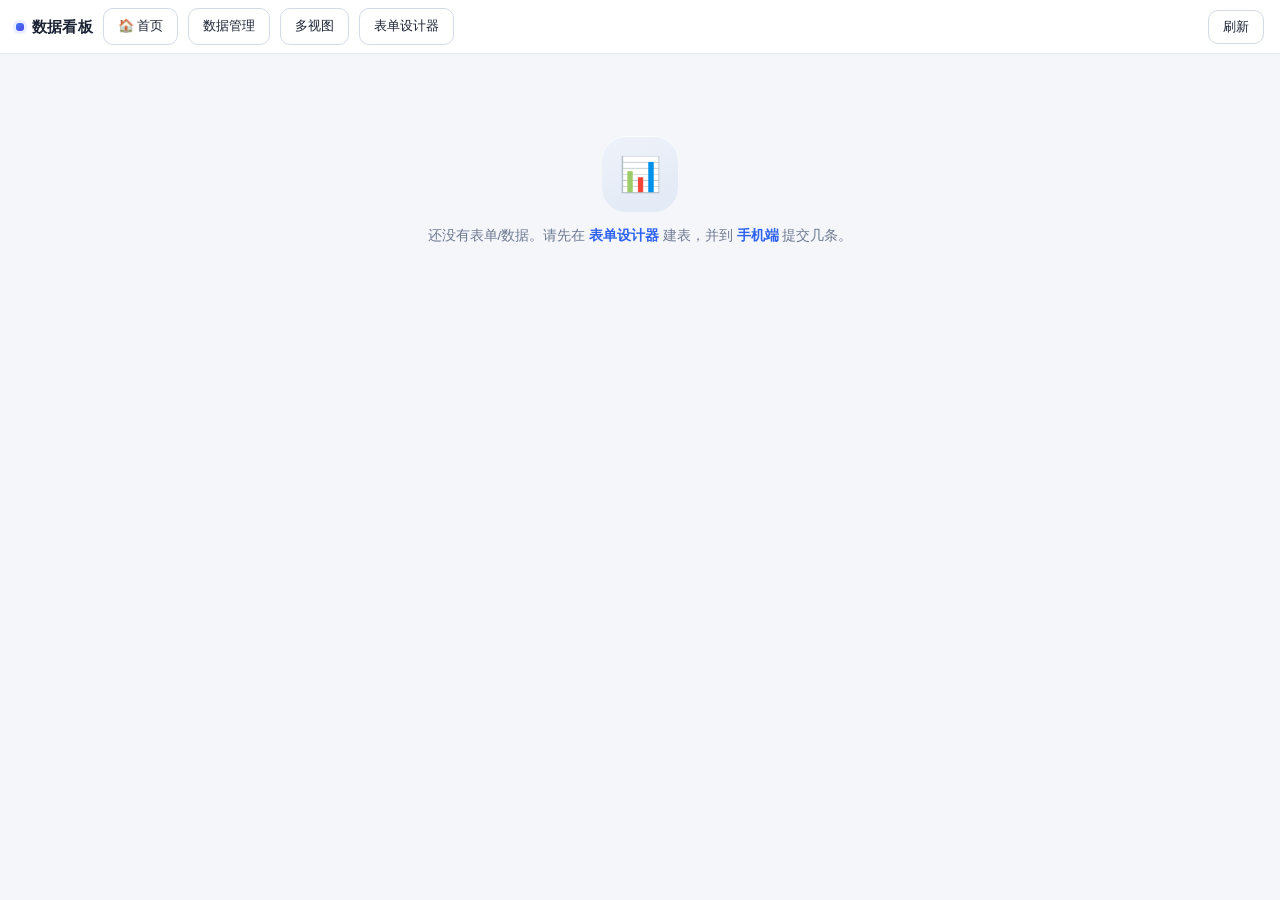
<file: web/dashboard.html>
<!doctype html>
<html lang="zh-CN">
<head>
<meta charset="utf-8" />
<meta name="viewport" content="width=device-width, initial-scale=1" />
<style>body.embedded .topbar a.btn[href$=".html"]{display:none!important}</style>
<script src="sync.js"></script>
<script>try{if(window.self!==window.top)document.documentElement.dataset.embed=1;}catch(e){document.documentElement.dataset.embed=1;}
addEventListener('DOMContentLoaded',function(){if(document.documentElement.dataset.embed)document.body.classList.add('embedded');});</script>
<title>数据看板 · Dashboard</title>
<link rel="icon" href="icons/icon-192.png" />
<link rel="stylesheet" href="ui.css" />
<style>
  body{font-size:13px}
  .app{display:flex;flex-direction:column;min-height:100vh}
  .wrap{padding:18px;max-width:1100px;margin:0 auto;width:100%}
  .kpis{display:grid;grid-template-columns:repeat(5,1fr);gap:12px;margin-bottom:16px}
  .kpi{background:var(--panel);border:1px solid var(--border);border-radius:var(--r-md);padding:15px 16px;box-shadow:var(--shadow-sm);position:relative;overflow:hidden}
  .kpi::after{content:"";position:absolute;left:0;top:0;bottom:0;width:3px;background:var(--accent)}
  .kpi.k-amber::after{background:var(--amber)}.kpi.k-green::after{background:var(--green)}.kpi.k-danger::after{background:var(--danger)}.kpi.k-rate::after{background:var(--purple)}
  .kpi .n{font-size:26px;font-weight:700;line-height:1;font-variant-numeric:tabular-nums}
  .kpi .l{color:var(--muted);font-size:12px;margin-top:7px}
  .kpi .n.amber{color:var(--amber)}.kpi .n.green{color:var(--green)}.kpi .n.danger{color:var(--danger)}
  .row{display:grid;grid-template-columns:minmax(0,1fr) minmax(0,1fr);gap:14px;margin-bottom:14px}
  .card h3{margin:0 0 16px;font-size:14px;display:flex;align-items:center;gap:8px}
  .card h3 .ctl{margin-left:auto;display:flex;gap:6px}
  .card h3 select{border:1px solid var(--border-strong);border-radius:7px;padding:5px 7px;font-size:12px;background:#fff}
  .card h3 select:focus{outline:none;border-color:var(--accent);box-shadow:0 0 0 3px var(--accent-weak)}
  /* donut */
  .donut-wrap{display:flex;align-items:center;gap:22px}
  .donut{width:144px;height:144px;border-radius:50%;flex:0 0 auto;position:relative}
  .donut .hole{position:absolute;inset:25px;background:var(--panel);border-radius:50%;display:flex;flex-direction:column;align-items:center;justify-content:center}
  .donut .hole b{font-size:26px}.donut .hole span{color:var(--muted);font-size:11px}
  .legend{display:flex;flex-direction:column;gap:9px;min-width:0}
  .legend .item{display:flex;align-items:center;gap:8px;font-size:13px;white-space:nowrap}
  .legend .dot{width:11px;height:11px;border-radius:3px;flex:0 0 auto}
  /* bars */
  .bars{display:flex;flex-direction:column;gap:10px}
  .bar-row{display:flex;align-items:center;gap:10px}
  .bar-label{width:120px;text-align:right;color:var(--muted);font-size:12px;white-space:nowrap;overflow:hidden;text-overflow:ellipsis;flex:0 0 auto}
  .bar-track{flex:1;background:var(--bg);border-radius:6px;height:20px;overflow:hidden}
  .bar-fill{height:100%;background:var(--accent-grad);border-radius:6px;min-width:2px;transition:width .4s cubic-bezier(.32,.72,.36,1)}
  .bar-val{width:66px;text-align:right;font-weight:600;font-size:12px;flex:0 0 auto;font-variant-numeric:tabular-nums}
  /* trend (vertical) */
  .trend{display:flex;align-items:flex-end;gap:6px;height:160px;padding-top:8px}
  .trend .col{flex:1;display:flex;flex-direction:column;align-items:center;justify-content:flex-end;gap:6px;min-width:0}
  .trend .tb{width:72%;max-width:30px;background:var(--accent-grad);border-radius:5px 5px 0 0;min-height:2px;transition:height .4s cubic-bezier(.32,.72,.36,1)}
  .trend .col:hover .tb{filter:brightness(1.08)}
  .trend .tl{font-size:10px;color:var(--muted);white-space:nowrap}
  .trend .tv{font-size:10px;color:var(--muted);font-weight:600}
  @media(max-width:780px){.kpis{grid-template-columns:repeat(3,1fr)}.row{grid-template-columns:1fr}}
</style>
</head>
<body>
<div class="app">
  <div class="topbar">
    <span class="logo">数据看板</span>
    <a class="btn" href="index.html">🏠 首页</a>
    <a class="btn" href="manage.html">数据管理</a>
    <a class="btn" href="views.html">多视图</a>
    <a class="btn" href="form.html">表单设计器</a>
    <span class="spacer"></span>
    <button class="btn" id="refresh">刷新</button>
  </div>
  <div class="wrap" id="wrap"></div>
</div>
<script>
const read=(k,f)=>{try{const v=JSON.parse(localStorage.getItem(k));return v==null?f:v;}catch(e){return f;}};
let FORM=read('hdy.formbuilder.v1',null), instances=read('hdy.instances.v1',[]);
const LAYOUT=['subtable','columns','group','divider','static_text','tabs','collapse','steps'];
const NUMERIC=['number','amount','percent','slider','rating'];
const dataFields=()=>FORM&&Array.isArray(FORM.fields)?FORM.fields.filter(f=>!LAYOUT.includes(f.type)):[];
const numFields=()=>dataFields().filter(f=>NUMERIC.includes(f.type));
function num(x){const n=parseFloat(x);return isNaN(n)?0:n;}
function esc(s){return String(s??'').replace(/[&<>"]/g,c=>({'&':'&amp;','<':'&lt;','>':'&gt;','"':'&quot;'}[c]));}
function fmtN(n){ return (Math.round(n*100)/100).toLocaleString(); }
function dayKey(ts){const d=new Date(ts);const p=n=>('0'+n).slice(-2);return `${p(d.getMonth()+1)}-${p(d.getDate())}`;}
function valLabel(f,v){ if(Array.isArray(v))return v; if(f.type==='switch')return v?'是':'否'; if(v==null||v==='')return '（空）'; return String(v); }

/* dashboard config state (persisted) */
let cfg=read('hdy.dash.v1',{dim:'',measure:'count'});
function saveCfg(){localStorage.setItem('hdy.dash.v1',JSON.stringify(cfg));}

/* signature of rendered data — skip no-op re-renders on focus/storage */
function snapshot(){ return ['hdy.formbuilder.v1','hdy.instances.v1'].map(k=>localStorage.getItem(k)||'').join(' '); }
let lastSnap='';
function render(){
  lastSnap=snapshot();
  const wrap=document.getElementById('wrap');
  if(!FORM||!dataFields().length){ wrap.innerHTML=`<div class="empty"><div class="big">📊</div><p>还没有表单/数据。请先在 <a href="form.html">表单设计器</a> 建表，并到 <a href="app.html">手机端</a> 提交几条。</p></div>`; return; }
  if(!instances.length){ wrap.innerHTML=`<div class="empty"><div class="big">📭</div><p>暂无提交数据。到 <a href="app.html">手机端</a> 发起填报后，这里会自动统计。</p></div>`; return; }

  const total=instances.length;
  const approved=instances.filter(i=>i.status==='approved').length;
  const running=instances.filter(i=>i.status==='running').length;
  const rejected=instances.filter(i=>i.status==='rejected').length;
  const finished=approved+rejected;
  const rate=finished?Math.round(approved/finished*100):0;

  wrap.innerHTML=`
    <div class="kpis">
      <div class="kpi"><div class="n">${total}</div><div class="l">总提交</div></div>
      <div class="kpi k-amber"><div class="n amber">${running}</div><div class="l">审批中</div></div>
      <div class="kpi k-green"><div class="n green">${approved}</div><div class="l">已通过</div></div>
      <div class="kpi k-danger"><div class="n danger">${rejected}</div><div class="l">已驳回</div></div>
      <div class="kpi k-rate"><div class="n">${rate}%</div><div class="l">通过率</div></div>
    </div>
    <div class="row">
      <div class="card"><h3>状态分布</h3>${donut(approved,running,rejected,total)}</div>
      <div class="card"><h3>提交趋势（近 14 天）</h3>${trend()}</div>
    </div>
    <div class="card"><h3>分组统计 ${groupControls()}</h3><div id="groupChart">${groupChart()}</div></div>
  `;
  bind();
}

function donut(a,r,n,total){
  const pa=total?a/total*100:0, pr=total?r/total*100:0;
  const g=`conic-gradient(var(--green) 0 ${pa}%, var(--amber) ${pa}% ${pa+pr}%, var(--danger) ${pa+pr}% 100%)`;
  const item=(c,t,v)=>`<div class="item"><span class="dot" style="background:${c}"></span>${t} · <b>${v}</b> · ${total?Math.round(v/total*100):0}%</div>`;
  return `<div class="donut-wrap">
    <div class="donut" style="background:${g}"><div class="hole"><b>${total}</b><span>总计</span></div></div>
    <div class="legend">${item('var(--green)','已通过',a)}${item('var(--amber)','审批中',r)}${item('var(--danger)','已驳回',n)}</div>
  </div>`;
}

function trend(){
  const days=14, now=new Date(); const buckets=[];
  for(let i=days-1;i>=0;i--){ const d=new Date(now); d.setDate(now.getDate()-i); buckets.push({key:dayKey(d.getTime()),ts:d,c:0}); }
  const map=Object.fromEntries(buckets.map(b=>[b.key,b]));
  instances.forEach(i=>{ const k=dayKey(i.createdAt); if(map[k]) map[k].c++; });
  const max=Math.max(1,...buckets.map(b=>b.c));
  return `<div class="trend">${buckets.map(b=>`<div class="col" title="${b.key}: ${b.c}">
    <div class="tv">${b.c||''}</div><div class="tb" style="height:${b.c/max*120}px"></div><div class="tl">${b.key}</div></div>`).join('')}</div>`;
}

function groupControls(){
  const fs=dataFields();
  // fields may have been renamed/deleted in the designer since the config was saved
  if(!cfg.dim||!fs.some(f=>f.key===cfg.dim)) cfg.dim=fs[0].key;
  const [mt,mk]=String(cfg.measure||'count').split(':');
  if(mt!=='count'&&!numFields().some(f=>f.key===mk)) cfg.measure='count';
  const dimOpts=fs.map(f=>`<option value="${f.key}" ${cfg.dim===f.key?'selected':''}>${esc(f.label)}</option>`).join('');
  const measOpts=[`<option value="count" ${cfg.measure==='count'?'selected':''}>记录数</option>`]
    .concat(numFields().flatMap(f=>[
      `<option value="sum:${f.key}" ${cfg.measure==='sum:'+f.key?'selected':''}>求和 · ${esc(f.label)}</option>`,
      `<option value="avg:${f.key}" ${cfg.measure==='avg:'+f.key?'selected':''}>求平均 · ${esc(f.label)}</option>`])).join('');
  return `<span class="ctl"><select id="dim">${dimOpts}</select><select id="measure">${measOpts}</select></span>`;
}
function groupChart(){
  const fs=dataFields(); const dim=fs.find(f=>f.key===cfg.dim)||fs[0];
  const [mtype,mkey]=cfg.measure.split(':');
  const agg={};   // label -> {sum,count}
  instances.forEach(i=>{
    let keys=valLabel(dim,i.data?.[dim.key]); if(!Array.isArray(keys)) keys=[keys];
    const add = mtype==='count'?1:num(i.data?.[mkey]);
    keys.forEach(k=>{ k=String(k); (agg[k]=agg[k]||{sum:0,count:0}); agg[k].sum+=add; agg[k].count+=1; });
  });
  let rows=Object.entries(agg).map(([k,v])=>({k, val: mtype==='avg'? (v.count?v.sum/v.count:0) : v.sum }));
  rows.sort((a,b)=>b.val-a.val); rows=rows.slice(0,10);
  if(!rows.length) return '<div class="empty" style="padding:24px">无数据</div>';
  const max=Math.max(...rows.map(r=>r.val),1);
  return `<div class="bars">${rows.map(r=>`<div class="bar-row">
    <div class="bar-label" title="${esc(r.k)}">${esc(r.k)}</div>
    <div class="bar-track"><div class="bar-fill" style="width:${Math.max(2,r.val/max*100)}%"></div></div>
    <div class="bar-val">${fmtN(r.val)}</div></div>`).join('')}</div>`;
}

function bind(){
  const dim=document.getElementById('dim'), meas=document.getElementById('measure');
  if(dim) dim.onchange=()=>{cfg.dim=dim.value;saveCfg();document.getElementById('groupChart').innerHTML=groupChart();};
  if(meas) meas.onchange=()=>{cfg.measure=meas.value;saveCfg();document.getElementById('groupChart').innerHTML=groupChart();};
}
document.getElementById('refresh').onclick=()=>{FORM=read('hdy.formbuilder.v1',null);instances=read('hdy.instances.v1',[]);render();};
function refreshIfChanged(){ if(snapshot()===lastSnap)return; FORM=read('hdy.formbuilder.v1',null);instances=read('hdy.instances.v1',[]);render(); }
window.addEventListener('focus',refreshIfChanged);
// live sync from other modules
window.addEventListener('storage',e=>{ if(e.key&&e.key.indexOf('hdy.')!==0)return; refreshIfChanged(); });
render();
</script>
</body>
</html>
</file>
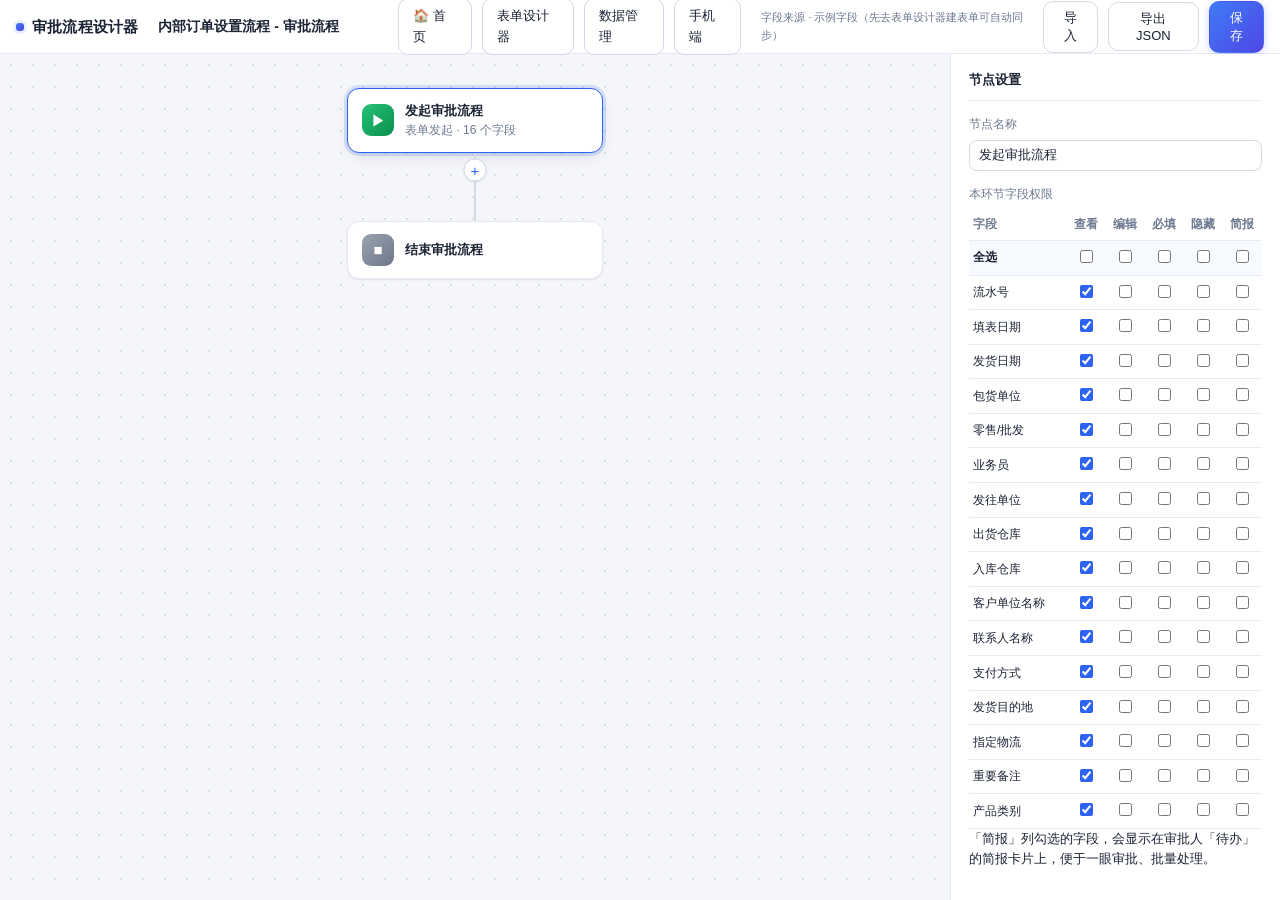
<file: web/flow.html>
<!doctype html>
<html lang="zh-CN">
<head>
<meta charset="utf-8" />
<meta name="viewport" content="width=device-width, initial-scale=1" />
<style>body.embedded .topbar a.btn[href$=".html"]{display:none!important}</style>
<script src="sync.js"></script>
<script>try{if(window.self!==window.top)document.documentElement.dataset.embed=1;}catch(e){document.documentElement.dataset.embed=1;}
addEventListener('DOMContentLoaded',function(){if(document.documentElement.dataset.embed)document.body.classList.add('embedded');});</script>
<title>审批流程设计器 · Approval Flow Builder</title>
<link rel="icon" href="icons/icon-192.png" />
<link rel="stylesheet" href="ui.css" />
<style>
  body{font-size:13px}
  .app{display:flex;flex-direction:column;height:100vh;height:100dvh}
  .topbar .title-input{font-size:14px;font-weight:600;border:1px solid transparent;padding:7px 9px;border-radius:8px;min-width:240px;transition:border-color .15s,box-shadow .15s}
  .topbar .title-input:hover{border-color:var(--border-strong)}
  .topbar .title-input:focus{border-color:var(--accent);outline:none;box-shadow:0 0 0 3px var(--accent-weak)}
  .main{display:flex;flex:1;min-height:0}
  .canvas-wrap{flex:1;overflow:auto;padding:34px 20px;
    background-image:radial-gradient(circle,#d9dfe9 1px,transparent 1px);background-size:22px 22px}
  /* flow */
  .flow{display:flex;flex-direction:column;align-items:center;min-width:max-content;margin:0 auto}
  .node{display:flex;align-items:center;gap:11px;width:256px;background:#fff;border:1px solid var(--border);border-radius:var(--r-md);padding:12px 14px;box-shadow:var(--shadow-sm);cursor:pointer;position:relative;transition:border-color .12s,box-shadow .12s,transform .12s}
  .node:hover{border-color:#bcd3ff;box-shadow:var(--shadow-md);transform:translateY(-1px)}
  .node.sel{border-color:var(--accent);box-shadow:0 0 0 3px rgba(46,98,240,.16),var(--shadow-md)}
  .node .ic{width:32px;height:32px;border-radius:9px;display:flex;align-items:center;justify-content:center;font-size:15px;flex:0 0 auto;color:#fff}
  .node.start .ic{background:linear-gradient(135deg,#27c277,#0a8f4e)}
  .node.approver .ic{background:var(--accent-grad)}
  .node.cc .ic{background:linear-gradient(135deg,#f0a93c,#d48806)}
  .node.end .ic{background:linear-gradient(135deg,#9aa3b2,#6e7787)}
  .node .body{min-width:0;flex:1}
  .node .nm{font-weight:600;font-size:13px;white-space:nowrap;overflow:hidden;text-overflow:ellipsis}
  .node .sub{color:var(--muted);font-size:12px;white-space:nowrap;overflow:hidden;text-overflow:ellipsis}
  .node .sub.empty{color:var(--danger)}
  .node .del{position:absolute;top:-9px;right:-9px;width:21px;height:21px;border-radius:50%;border:1px solid var(--border-strong);background:#fff;cursor:pointer;display:none;font-size:11px;line-height:1;box-shadow:var(--shadow-sm)}
  .node:hover .del{display:block} .node .del:hover{border-color:var(--danger);color:var(--danger);background:var(--danger-weak)}
  .connector{width:2px;height:34px;background:var(--border-strong);position:relative;flex:0 0 auto}
  .plus{position:absolute;left:50%;top:50%;transform:translate(-50%,-50%);width:23px;height:23px;border-radius:50%;border:1px solid var(--border-strong);background:#fff;color:var(--accent);cursor:pointer;font-size:15px;line-height:1;z-index:2;transition:transform .12s,border-color .12s,background .12s;box-shadow:var(--shadow-sm)}
  .plus:hover{border-color:var(--accent);background:var(--accent-weak);transform:translate(-50%,-50%) scale(1.12)}
  /* condition / branches */
  .cond-block{display:flex;flex-direction:column;align-items:center}
  .branches{display:flex;gap:26px;align-items:flex-start;position:relative;padding-top:26px}
  .branches::before{content:"";position:absolute;top:0;left:8%;right:8%;height:2px;background:var(--border-strong)}
  .branch{display:flex;flex-direction:column;align-items:center;background:rgba(244,247,252,.7);border:1px dashed var(--border-strong);border-radius:var(--r-md);padding:10px 14px 14px;min-width:244px}
  .branch-head{align-self:stretch;background:#fff;border:1px solid var(--border);border-radius:9px;padding:8px 11px;margin-bottom:6px;font-size:12px;cursor:pointer;color:var(--accent);transition:border-color .12s,box-shadow .12s}
  .branch-head:hover{border-color:#bcd3ff;box-shadow:var(--shadow-sm)}
  .branch-head.def{color:var(--muted)}
  .branch-head .blbl{font-weight:600;color:var(--text)}
  /* right panel */
  .panel{width:330px;flex:0 0 auto;background:var(--panel);border-left:1px solid var(--border);overflow:auto;padding:16px 18px}
  .panel h3{font-size:13px;margin:0 0 14px;display:flex;align-items:center;gap:6px;padding-bottom:10px;border-bottom:1px solid var(--border)}
  .prop{margin-bottom:14px}
  .prop > label{display:block;font-size:12px;color:var(--muted);margin-bottom:6px;font-weight:500}
  .prop input[type=text],.prop select,.prop input:not([type]){width:100%;padding:7px 9px;border:1px solid var(--border-strong);border-radius:8px;font-size:13px;transition:border-color .15s,box-shadow .15s}
  .prop input:focus,.prop select:focus{outline:none;border-color:var(--accent);box-shadow:0 0 0 3px var(--accent-weak)}
  .inline{display:flex;gap:6px;align-items:center}
  .inline select{width:auto;flex:0 0 auto}
  .inline .btn{flex:0 0 auto;white-space:nowrap}
  .chips{display:flex;flex-wrap:wrap;gap:6px;margin-bottom:8px}
  .chip{display:inline-flex;align-items:center;gap:5px;background:var(--accent-weak);color:var(--accent);border-radius:999px;padding:3px 10px;font-size:12px}
  .chip b{font-weight:600} .chip .x{cursor:pointer;opacity:.7} .chip .x:hover{opacity:1}
  .kind-user{background:var(--accent-weak);color:var(--accent)} .kind-role{background:#fff1e6;color:#d4640e}
  .kind-dept{background:var(--green-weak);color:var(--green)} .kind-mgr,.kind-self{background:var(--purple-weak);color:var(--purple)}
  .seg{display:flex;width:100%}
  .rule{display:flex;gap:5px;align-items:center;margin-bottom:6px}
  .rule select,.rule input{padding:6px 7px;border:1px solid var(--border-strong);border-radius:7px;font-size:12px;min-width:0}
  .rule .rx{cursor:pointer;color:var(--muted);padding:2px 5px;border-radius:5px} .rule .rx:hover{color:var(--danger);background:var(--danger-weak)}
  .branch-edit{border:1px solid var(--border);border-radius:10px;padding:11px;margin-bottom:10px;background:#fbfcfe}
  .branch-edit .behead{display:flex;justify-content:space-between;align-items:center;margin-bottom:8px}
  .mini{font-size:11px;color:var(--muted)}
  /* permission matrix */
  .perm{width:100%;border-collapse:collapse;font-size:12px}
  .perm th,.perm td{border-bottom:1px solid var(--border);padding:6px 4px;text-align:center}
  .perm th:first-child,.perm td:first-child{text-align:left;white-space:nowrap;overflow:hidden;text-overflow:ellipsis;max-width:120px}
  .perm thead th{color:var(--muted);font-weight:600;position:sticky;top:0;background:#fff;z-index:1}
  .perm tr.all td{background:#f7faff;font-weight:600}
  .perm tbody tr:hover td{background:#fafcff}
  .perm input{cursor:pointer;accent-color:var(--accent)}
  /* add menu */
  .add-menu{position:fixed;display:none;flex-direction:column;background:#fff;border:1px solid var(--border);border-radius:11px;box-shadow:var(--shadow-lg);z-index:70;overflow:hidden;padding:4px;min-width:150px}
  .add-menu.show{display:flex;animation:pop .15s ease}
  .add-menu button{border:0;background:#fff;padding:9px 14px;text-align:left;cursor:pointer;font-size:13px;white-space:nowrap;border-radius:8px}
  .add-menu button:hover{background:var(--accent-weak)}
</style>
</head>
<body>
<div class="app">
  <div class="topbar">
    <span class="logo">审批流程设计器</span>
    <input class="title-input" id="flowTitle" value="内部订单设置流程 - 审批流程" />
    <a class="btn" href="index.html">🏠 首页</a>
    <a class="btn" href="form.html">表单设计器</a>
    <a class="btn" href="manage.html">数据管理</a>
    <a class="btn" href="app.html">手机端</a>
    <span class="spacer"></span>
    <span class="mini" id="fieldSrc"></span>
    <button class="btn" id="btnImport">导入</button>
    <button class="btn" id="btnExport">导出 JSON</button>
    <button class="btn primary" id="btnSave">保存</button>
  </div>
  <div class="main">
    <div class="canvas-wrap"><div class="flow" id="flow"></div></div>
    <aside class="panel" id="panel"></aside>
  </div>
</div>

<div class="add-menu" id="addMenu">
  <button data-add="approver">👤 审批人</button>
  <button data-add="cc">📧 抄送人</button>
  <button data-add="condition">🔀 条件分支</button>
</div>

<div class="toast" id="toast"></div>

<div class="modal-bg" id="modalBg">
  <div class="modal">
    <header><span id="modalTitle">流程定义 JSON</span><span class="spacer"></span><button class="btn" id="modalClose">关闭</button></header>
    <div class="mbody"><textarea id="jsonArea" spellcheck="false"></textarea></div>
    <footer>
      <button class="btn" id="jsonCopy">复制</button>
      <button class="btn" id="jsonDownload">下载 .json</button>
      <button class="btn primary" id="jsonApply" style="display:none">应用导入</button>
    </footer>
  </div>
</div>

<script>
/* =========================================================================
   审批流程设计器 / Approval flow builder (zero-dependency prototype)
   Model: a top-down flow = start node + an ordered chain of nodes. Nodes are
   approver / cc / condition. A condition node branches into parallel paths,
   each with a boolean rule group and its own nested chain. Each non-condition
   node carries a per-field permission map (view/edit/required/hidden) that is
   populated from the form schema produced by the form designer.
   ========================================================================= */

/* ---- field source: read the form built in index.html ---- */
const DEMO_FIELDS = [
  {key:'serial', label:'流水号'}, {key:'fill_date', label:'填表日期'},
  {key:'ship_date', label:'发货日期'}, {key:'pack_unit', label:'包货单位'},
  {key:'retail_wholesale', label:'零售/批发'}, {key:'sales', label:'业务员'},
  {key:'dest_unit', label:'发往单位'}, {key:'out_wh', label:'出货仓库'},
  {key:'in_wh', label:'入库仓库'}, {key:'cust_name', label:'客户单位名称'},
  {key:'contact', label:'联系人名称'}, {key:'pay_method', label:'支付方式'},
  {key:'dest', label:'发货目的地'}, {key:'logistics', label:'指定物流'},
  {key:'remark', label:'重要备注'}, {key:'product_cat', label:'产品类别'},
];
const LAYOUT_TYPES = ['subtable','columns','group','divider','static_text','tabs','collapse','steps'];
function loadFormFields(){
  try{
    const f = JSON.parse(localStorage.getItem('hdy.formbuilder.v1'));
    if (f && Array.isArray(f.fields)){
      const fields = f.fields.filter(x=>!LAYOUT_TYPES.includes(x.type)).map(x=>({key:x.key, label:x.label}));
      if (fields.length) return {fields, from:'表单设计器：'+(f.title||'未命名')};
    }
  }catch(e){}
  return {fields:DEMO_FIELDS, from:'示例字段（先去表单设计器建表单可自动同步）'};
}
let FIELDSRC = loadFormFields();
const FIELDS = () => FIELDSRC.fields;

/* ---- constants ---- */
const KINDS = [
  {v:'user', t:'人员', cls:'kind-user', needName:true},
  {v:'role', t:'角色', cls:'kind-role', needName:true},
  {v:'dept', t:'部门', cls:'kind-dept', needName:true},
  {v:'mgr',  t:'发起人主管', cls:'kind-mgr', needName:false},
  {v:'self', t:'发起人本人', cls:'kind-self', needName:false},
];
const KIND_MAP = Object.fromEntries(KINDS.map(k=>[k.v,k]));
const RULES = [
  {v:'any', t:'或签（一人通过即可）'},
  {v:'all', t:'会签（需全部通过）'},
  {v:'seq', t:'依次审批'},
];
const RULE_MAP = Object.fromEntries(RULES.map(r=>[r.v,r]));
const OPS = [
  {v:'eq',t:'等于',val:true},{v:'ne',t:'不等于',val:true},
  {v:'gt',t:'大于',val:true},{v:'lt',t:'小于',val:true},
  {v:'gte',t:'大于等于',val:true},{v:'lte',t:'小于等于',val:true},
  {v:'contains',t:'包含',val:true},{v:'empty',t:'为空',val:false},{v:'notempty',t:'不为空',val:false},
];
const OP_MAP = Object.fromEntries(OPS.map(o=>[o.v,o]));
const PERM_COLS = [{k:'view',t:'查看'},{k:'edit',t:'编辑'},{k:'required',t:'必填'},{k:'hidden',t:'隐藏'},{k:'brief',t:'简报'}];

/* ---- state ---- */
const uid = () => 'n'+Math.random().toString(36).slice(2,8);
function newApprover(){ return {id:uid(), type:'approver', name:'审批人', approvers:[], rule:'any', perms:{}}; }
function newCC(){ return {id:uid(), type:'cc', name:'抄送人', cc:[], perms:{}}; }
function newCondition(){
  return {id:uid(), type:'condition', name:'条件分支', branches:[
    {id:uid(), name:'条件一', logic:'AND', rules:[], isDefault:false, children:[]},
    {id:uid(), name:'其他情况', logic:'AND', rules:[], isDefault:true, children:[]},
  ]};
}
function freshFlow(){
  return { title:'内部订单设置流程 - 审批流程',
    start:{id:'start', type:'start', name:'发起审批流程', perms:{}},
    root:[] };
}
let flow = load() || freshFlow();
let selectedId = 'start';
let pending = null; // {owner, idx} for add menu

/* ---- persistence ---- */
let _pushT; function save(){ localStorage.setItem('hdy.flow.v1', JSON.stringify(flow));
  if(window.HDY&&HDY.isAuthed()){ clearTimeout(_pushT); _pushT=setTimeout(()=>HDY.pushConfig().catch(()=>{}),800); } }
function load(){ try{ return JSON.parse(localStorage.getItem('hdy.flow.v1')); }catch(e){ return null; } }

/* ---- tree helpers ---- */
function walkBranches(chain, cb){
  chain.forEach(n=>{ if(n.type==='condition'){ n.branches.forEach(b=>{ cb(b); walkBranches(b.children, cb); }); } });
}
function arrayByOwner(owner){
  if (owner==='root') return flow.root;
  let arr=null; walkBranches(flow.root, b=>{ if(b.id===owner) arr=b.children; });
  return arr;
}
function allArrays(){ const a=[flow.root]; walkBranches(flow.root, b=>a.push(b.children)); return a; }
function findNode(id){
  if (id==='start') return flow.start;
  let found=null; for(const arr of allArrays()){ const n=arr.find(x=>x.id===id); if(n){found=n;break;} } return found;
}
function findBranch(id){ let f=null; walkBranches(flow.root, b=>{ if(b.id===id) f=b; }); return f; }
function removeNode(id){ for(const arr of allArrays()){ const i=arr.findIndex(n=>n.id===id); if(i>=0){ arr.splice(i,1); return; } } }

/* ---- mutations ---- */
function addNode(type){
  if(!pending) return;
  const arr = arrayByOwner(pending.owner); if(!arr) return;
  const node = type==='approver'?newApprover():type==='cc'?newCC():newCondition();
  arr.splice(pending.idx, 0, node);
  selectedId = node.id; pending=null; hideMenu(); commit();
}
function select(id){ selectedId=id; renderFlow(); renderPanel(); }
function commit(){ save(); renderFlow(); renderPanel(); }

/* ===========================  RENDER FLOW  =========================== */
function renderFlow(){
  document.getElementById('flowTitle').value = flow.title;
  document.getElementById('fieldSrc').textContent = '字段来源 · ' + FIELDSRC.from;
  const el = document.getElementById('flow');
  el.innerHTML =
    nodeCard(flow.start) +
    chainHtml(flow.root, 'root') +
    `<div class="connector"></div>` +
    `<div class="node end"><div class="ic">■</div><div class="body"><div class="nm">结束审批流程</div></div></div>`;
  bindFlow(el);
}
function chainHtml(chain, owner){
  let h = '';
  for (let i=0;i<chain.length;i++){
    h += connector(owner, i);
    h += chain[i].type==='condition' ? condHtml(chain[i]) : nodeCard(chain[i]);
  }
  h += connector(owner, chain.length);
  return h;
}
function connector(owner, idx){
  return `<div class="connector"><button class="plus" data-owner="${owner}" data-idx="${idx}">+</button></div>`;
}
function nodeCard(n){
  const sel = n.id===selectedId?' sel':'';
  let ic='▶', sub='', cls=n.type;
  if (n.type==='start'){ ic='▶'; sub='表单发起 · '+FIELDS().length+' 个字段'; }
  if (n.type==='approver'){
    ic='👤';
    sub = n.approvers.length ? (n.approvers.map(a=>approverLabel(a)).join('、')+' · '+(RULE_MAP[n.rule]||RULES[0]).t.replace(/（.*/,'')) : '请设置审批人';
  }
  if (n.type==='cc'){ ic='📧'; sub = n.cc.length ? n.cc.map(a=>approverLabel(a)).join('、') : '请设置抄送人'; }
  const subCls = ((n.type==='approver'&&!n.approvers.length)||(n.type==='cc'&&!n.cc.length))?'sub empty':'sub';
  const del = n.type==='start' ? '' : `<button class="del" data-del="${n.id}">✕</button>`;
  return `<div class="node ${cls}${sel}" data-id="${n.id}">
    <div class="ic">${ic}</div>
    <div class="body"><div class="nm">${esc(n.name)}</div><div class="${subCls}">${esc(sub)}</div></div>
    ${del}</div>`;
}
function condHtml(n){
  const sel = n.id===selectedId?' sel':'';
  return `<div class="cond-block">
    <div class="connector"></div>
    <div class="node cc${sel}" data-id="${n.id}" style="background:#fff">
      <div class="ic" style="background:var(--purple)">🔀</div>
      <div class="body"><div class="nm">${esc(n.name)}</div><div class="sub">${n.branches.length} 条分支</div></div>
      <button class="del" data-del="${n.id}">✕</button>
    </div>
    <div class="branches">
      ${n.branches.map(b=>`<div class="branch">
          <div class="branch-head ${b.isDefault?'def':''}" data-id="${n.id}">
            <span class="blbl">${esc(b.name)}</span><br>${esc(condSummary(b))}
          </div>
          ${chainHtml(b.children, b.id)}
        </div>`).join('')}
    </div></div>`;
}
function condSummary(b){
  if (b.isDefault) return '未匹配其他分支时进入';
  if (!b.rules.length) return '未设置条件';
  const join = b.logic==='AND'?' 且 ':' 或 ';
  return b.rules.map(r=>{
    const f = FIELDS().find(x=>x.key===r.field); const fn = f?f.label:(r.field||'字段');
    const op = OP_MAP[r.op]||OP_MAP.eq;
    return fn+' '+op.t+(op.val?(' '+(r.value||'')):'');
  }).join(join);
}
function approverLabel(a){ const k=KIND_MAP[a.kind]||{t:a.kind||'未知',needName:true}; return k.needName?(a.name||k.t):k.t; }

function bindFlow(el){
  el.querySelectorAll('.node[data-id]').forEach(c=> c.onclick=(e)=>{ if(e.target.dataset.del) return; select(c.dataset.id); });
  el.querySelectorAll('.branch-head[data-id]').forEach(h=> h.onclick=()=>select(h.dataset.id));
  el.querySelectorAll('[data-del]').forEach(b=> b.onclick=(e)=>{ e.stopPropagation(); if(confirm('删除该节点？')){ const id=b.dataset.del; removeNode(id); if(selectedId===id) selectedId='start'; commit(); } });
  el.querySelectorAll('.plus').forEach(p=> p.onclick=(e)=>{ e.stopPropagation(); pending={owner:p.dataset.owner, idx:+p.dataset.idx}; showMenu(e.clientX, e.clientY); });
}

/* ===========================  ADD MENU  =========================== */
function showMenu(x,y){ const m=document.getElementById('addMenu'); m.style.left=x+'px'; m.style.top=y+'px'; m.classList.add('show'); }
function hideMenu(){ document.getElementById('addMenu').classList.remove('show'); }
document.getElementById('addMenu').querySelectorAll('[data-add]').forEach(b=> b.onclick=()=>addNode(b.dataset.add));
document.addEventListener('click', e=>{ if(!e.target.closest('#addMenu') && !e.target.classList.contains('plus')) hideMenu(); });

/* ===========================  RIGHT PANEL  =========================== */
function renderPanel(){
  const el = document.getElementById('panel');
  const n = findNode(selectedId);
  if (!n){ el.innerHTML='<div class="mini">请选择一个节点</div>'; return; }
  if (n.type==='condition'){ el.innerHTML = condPanel(n); bindCondPanel(el, n); return; }

  // start / approver / cc : name + (approvers) + permission matrix
  let h = `<h3>节点设置</h3>
    <div class="prop"><label>节点名称</label><input type="text" id="pName" value="${escA(n.name)}"></div>`;
  if (n.type==='approver' || n.type==='cc'){
    const list = n.type==='approver'?n.approvers:n.cc;
    h += `<div class="prop"><label>${n.type==='approver'?'审批人':'抄送人'}</label>
      <div class="chips" id="pChips">${list.map((a,i)=>chipHtml(a,i)).join('')||'<span class="mini">尚未添加</span>'}</div>
      <div class="inline">
        <select id="pKind">${KINDS.map(k=>`<option value="${k.v}">${k.t}</option>`).join('')}</select>
        <input type="text" id="pPerson" placeholder="名称" style="flex:1">
        <button class="btn" id="pAdd">添加</button>
      </div></div>`;
    if (n.type==='approver'){
      h += `<div class="prop"><label>审批方式</label>
        <select id="pRule">${RULES.map(r=>`<option value="${r.v}" ${n.rule===r.v?'selected':''}>${r.t}</option>`).join('')}</select></div>`;
    }
  }
  h += `<div class="prop"><label>本环节字段权限</label>${permTable(n)}<div class="hint">「简报」列勾选的字段，会显示在审批人「待办」的简报卡片上，便于一眼审批、批量处理。</div></div>`;
  el.innerHTML = h;
  bindNodePanel(el, n);
}
function chipHtml(a,i){ const k=KIND_MAP[a.kind]||{t:a.kind||'未知',cls:'kind-user'}; return `<span class="chip ${k.cls}"><b>${esc(approverLabel(a))}</b><span class="mini">${k.t}</span><span class="x" data-rm="${i}">✕</span></span>`; }

function permTable(n){
  const fs = FIELDS();
  let h = `<table class="perm"><thead><tr><th>字段</th>${PERM_COLS.map(c=>`<th>${c.t}</th>`).join('')}</tr></thead><tbody>`;
  h += `<tr class="all"><td>全选</td>${PERM_COLS.map(c=>`<td><input type="checkbox" data-all="${c.k}"></td>`).join('')}</tr>`;
  h += fs.map(f=>`<tr><td title="${escA(f.label)}">${esc(f.label)}</td>${
    PERM_COLS.map(c=>`<td><input type="checkbox" data-pk="${escA(f.key)}" data-pc="${c.k}" ${getPerm(n,f.key,c.k)?'checked':''}></td>`).join('')
  }</tr>`).join('');
  return h+`</tbody></table>`;
}
function getPerm(n,key,col){ const p=n.perms[key]; if(p && col in p) return p[col]; return col==='view'; } // default: viewable
function setPerm(n,key,col,val){ (n.perms[key]=n.perms[key]||{})[col]=val; }

function bindNodePanel(el, n){
  const name = el.querySelector('#pName');
  name.oninput = ()=>{ n.name=name.value; save(); renderFlow(); };
  // approvers / cc
  const list = n.type==='approver'?n.approvers:(n.type==='cc'?n.cc:null);
  if (list){
    el.querySelector('#pAdd').onclick = ()=>{
      const kind = el.querySelector('#pKind').value;
      const person = el.querySelector('#pPerson').value.trim();
      if (KIND_MAP[kind].needName && !person){ el.querySelector('#pPerson').focus(); return; }
      list.push({kind, name:person}); commit();
    };
    el.querySelectorAll('[data-rm]').forEach(x=> x.onclick=()=>{ list.splice(+x.dataset.rm,1); commit(); });
    const rule = el.querySelector('#pRule'); if(rule) rule.onchange=()=>{ n.rule=rule.value; commit(); };
  }
  // permission checkboxes — update silently (keep scroll/focus), refresh card lazily
  el.querySelectorAll('[data-pk]').forEach(cb=> cb.onchange=()=>{ setPerm(n, cb.dataset.pk, cb.dataset.pc, cb.checked); save(); });
  el.querySelectorAll('[data-all]').forEach(cb=> cb.onchange=()=>{
    const col=cb.dataset.all; FIELDS().forEach(f=> setPerm(n,f.key,col,cb.checked));
    el.querySelectorAll(`[data-pc="${col}"]`).forEach(x=> x.checked=cb.checked); save();
  });
}

/* ---- condition node panel ---- */
function condPanel(n){
  let h = `<h3>条件分支设置</h3>
    <div class="prop"><label>节点名称</label><input type="text" id="pName" value="${escA(n.name)}"></div>`;
  n.branches.forEach((b,bi)=>{
    if (b.isDefault){
      h += `<div class="branch-edit"><div class="behead"><b>${esc(b.name)}</b><span class="mini">默认分支</span></div>
        <div class="mini">其他条件都不满足时，进入该分支。</div></div>`;
      return;
    }
    h += `<div class="branch-edit" data-bi="${bi}">
      <div class="behead">
        <input type="text" class="bName" data-bi="${bi}" value="${escA(b.name)}" style="font-weight:600;border:1px solid var(--border);border-radius:6px;padding:4px 6px;width:55%">
        <button class="linkbtn" data-rmbranch="${bi}">删除分支</button>
      </div>
      <div class="prop" style="margin-bottom:8px"><div class="seg">
        <button data-logic="AND" data-bi="${bi}" class="${b.logic==='AND'?'on':''}">满足全部</button>
        <button data-logic="OR"  data-bi="${bi}" class="${b.logic==='OR'?'on':''}">满足任一</button>
      </div></div>
      ${b.rules.map((r,ri)=>ruleHtml(bi,ri,r)).join('')}
      <button class="linkbtn" data-addrule="${bi}">+ 添加条件</button>
    </div>`;
  });
  h += `<button class="btn" id="addBranch" style="width:100%">+ 添加条件分支</button>`;
  return h;
}
function ruleHtml(bi,ri,r){
  const op = OP_MAP[r.op]||OP_MAP.eq;
  return `<div class="rule" data-bi="${bi}" data-ri="${ri}">
    <select class="rField" style="flex:1.2">${FIELDS().map(f=>`<option value="${escA(f.key)}" ${r.field===f.key?'selected':''}>${esc(f.label)}</option>`).join('')}</select>
    <select class="rOp">${OPS.map(o=>`<option value="${o.v}" ${r.op===o.v?'selected':''}>${o.t}</option>`).join('')}</select>
    ${op.val?`<input type="text" class="rVal" placeholder="值" value="${escA(r.value||'')}" style="flex:1">`:''}
    <span class="rx" data-rmrule="1">✕</span>
  </div>`;
}
function bindCondPanel(el, n){
  el.querySelector('#pName').oninput = (e)=>{ n.name=e.target.value; save(); renderFlow(); };
  el.querySelectorAll('.bName').forEach(inp=> inp.oninput=()=>{ n.branches[+inp.dataset.bi].name=inp.value; save(); renderFlow(); });
  el.querySelectorAll('[data-logic]').forEach(b=> b.onclick=()=>{ n.branches[+b.dataset.bi].logic=b.dataset.logic; commit(); });
  el.querySelectorAll('[data-addrule]').forEach(b=> b.onclick=()=>{ n.branches[+b.dataset.addrule].rules.push({field:FIELDS()[0]?.key||'', op:'eq', value:''}); commit(); });
  el.querySelectorAll('[data-rmbranch]').forEach(b=> b.onclick=()=>{ if(n.branches.filter(x=>!x.isDefault).length<=1){ alert('至少保留一个条件分支'); return; } n.branches.splice(+b.dataset.rmbranch,1); commit(); });
  el.querySelector('#addBranch').onclick = ()=>{ const di=n.branches.findIndex(x=>x.isDefault); n.branches.splice(di<0?n.branches.length:di,0,{id:uid(),name:'条件'+(n.branches.length),logic:'AND',rules:[],isDefault:false,children:[]}); commit(); };
  el.querySelectorAll('.rule').forEach(rw=>{
    const bi=+rw.dataset.bi, ri=+rw.dataset.ri, rule=n.branches[bi].rules[ri];
    rw.querySelector('.rField').onchange=(e)=>{ rule.field=e.target.value; save(); renderFlow(); };
    rw.querySelector('.rOp').onchange=(e)=>{ rule.op=e.target.value; commit(); };
    const v=rw.querySelector('.rVal'); if(v) v.oninput=()=>{ rule.value=v.value; save(); renderFlow(); };
    rw.querySelector('[data-rmrule]').onclick=()=>{ n.branches[bi].rules.splice(ri,1); commit(); };
  });
}

/* ===========================  TOPBAR / JSON  =========================== */
function toast(msg){ const t=document.getElementById('toast'); t.textContent=msg; t.classList.add('show'); setTimeout(()=>t.classList.remove('show'),1400); }
function openModal(title,text,isImport){
  document.getElementById('modalTitle').textContent=title;
  document.getElementById('jsonArea').value=text;
  document.getElementById('jsonArea').readOnly=!isImport;
  document.getElementById('jsonApply').style.display=isImport?'':'none';
  document.getElementById('modalBg').classList.add('show');
}
function closeModal(){ document.getElementById('modalBg').classList.remove('show'); }

document.getElementById('flowTitle').oninput=(e)=>{ flow.title=e.target.value; save(); };
document.getElementById('btnSave').onclick=()=>{ save(); toast('已保存到本地'); };
document.getElementById('btnExport').onclick=()=>openModal('流程定义 JSON', JSON.stringify(flow,null,2), false);
document.getElementById('btnImport').onclick=()=>openModal('粘贴流程 JSON 以导入','',true);
document.getElementById('modalClose').onclick=closeModal;
document.getElementById('jsonCopy').onclick=()=>navigator.clipboard?.writeText(document.getElementById('jsonArea').value);
document.getElementById('jsonDownload').onclick=()=>{ const b=new Blob([document.getElementById('jsonArea').value],{type:'application/json'}); const a=document.createElement('a'); a.href=URL.createObjectURL(b); a.download=(flow.title||'flow')+'.flow.json'; a.click(); };
document.getElementById('jsonApply').onclick=()=>{ try{
  const obj=JSON.parse(document.getElementById('jsonArea').value);
  if(!obj||typeof obj!=='object'||!obj.start||!Array.isArray(obj.root)) throw new Error('不是有效的流程定义（需包含 start 节点与 root 数组）');
  flow=obj; selectedId='start'; closeModal(); commit(); toast('导入成功');
}catch(err){ alert('导入失败：'+err.message); } };

/* ---- utils ---- */
function esc(s){ return String(s??'').replace(/[&<>"]/g,c=>({'&':'&amp;','<':'&lt;','>':'&gt;','"':'&quot;'}[c])); }
function escA(s){ return esc(s).replace(/'/g,'&#39;'); }

/* refresh field source when window regains focus (form may have changed) —
   only re-render if it actually did, so the first click after focusing the
   canvas isn't swallowed by a DOM replacement */
let lastFormRaw=localStorage.getItem('hdy.formbuilder.v1')||'';
window.addEventListener('focus', ()=>{
  const raw=localStorage.getItem('hdy.formbuilder.v1')||'';
  if(raw===lastFormRaw) return;
  lastFormRaw=raw;
  FIELDSRC=loadFormFields(); renderFlow(); if(findNode(selectedId)) renderPanel();
});

renderFlow(); renderPanel();
</script>
</body>
</html>
</file>
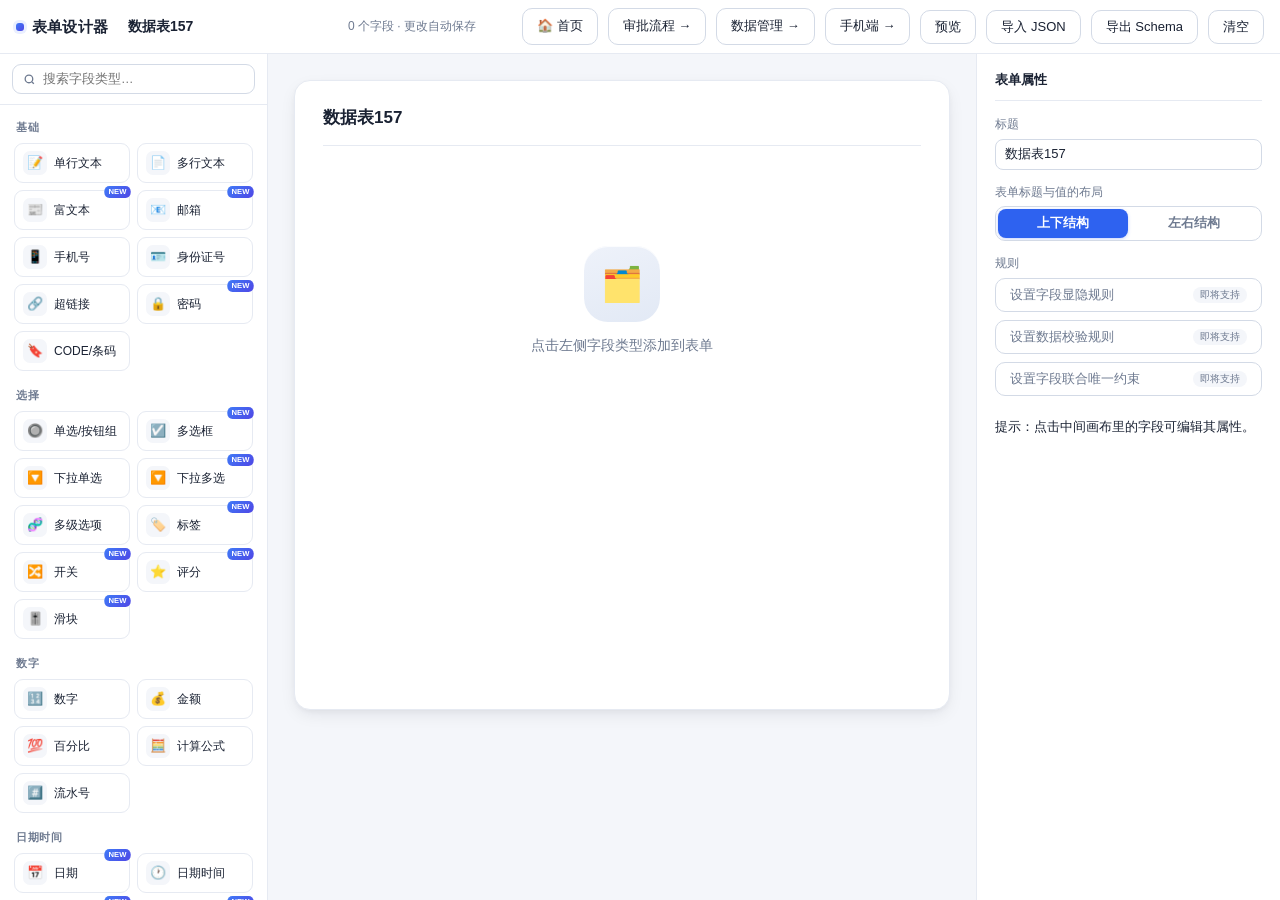
<file: web/form.html>
<!doctype html>
<html lang="zh-CN">
<head>
<meta charset="utf-8" />
<meta name="viewport" content="width=device-width, initial-scale=1" />
<style>body.embedded .topbar a.btn[href$=".html"]{display:none!important}</style>
<script src="sync.js"></script>
<script>try{if(window.self!==window.top)document.documentElement.dataset.embed=1;}catch(e){document.documentElement.dataset.embed=1;}
addEventListener('DOMContentLoaded',function(){if(document.documentElement.dataset.embed)document.body.classList.add('embedded');});</script>
<title>表单设计器 · Form Builder</title>
<link rel="icon" href="icons/icon-192.png" />
<link rel="stylesheet" href="ui.css" />
<style>
  body{font-size:13px}
  .app{display:flex; flex-direction:column; height:100vh; height:100dvh}
  .topbar .title-input{
    font-size:14px; font-weight:600; border:1px solid transparent; padding:7px 9px;
    border-radius:8px; min-width:220px; transition:border-color .15s, box-shadow .15s;
  }
  .topbar .title-input:hover{border-color:var(--border-strong)}
  .topbar .title-input:focus{border-color:var(--accent); outline:none; box-shadow:0 0 0 3px var(--accent-weak)}
  .count{color:var(--muted); font-size:12px; white-space:nowrap}
  /* layout */
  .main{display:flex; flex:1; min-height:0}
  .palette{
    width:268px; flex:0 0 auto; background:var(--panel);
    border-right:1px solid var(--border); overflow:auto; padding:0;
    display:flex; flex-direction:column;
  }
  .pal-search{position:sticky; top:0; z-index:2; background:var(--panel);
    padding:10px 12px; border-bottom:1px solid var(--border)}
  .pal-search input{width:100%; padding:7px 10px 7px 30px; border:1px solid var(--border-strong);
    border-radius:9px; font-size:12.5px; background:#fff url("data:image/svg+xml,%3Csvg xmlns='http://www.w3.org/2000/svg' width='13' height='13' viewBox='0 0 24 24' fill='none' stroke='%236e7a90' stroke-width='2.4'%3E%3Ccircle cx='11' cy='11' r='7'/%3E%3Cpath d='m20 20-3.5-3.5'/%3E%3C/svg%3E") 10px center no-repeat;
    transition:border-color .15s, box-shadow .15s}
  .pal-search input:focus{outline:none; border-color:var(--accent); box-shadow:0 0 0 3px var(--accent-weak)}
  .pal-items{padding:6px 14px 16px}
  .pal-none{color:var(--muted); font-size:12px; text-align:center; padding:26px 8px}
  .cat-title{font-size:11px; color:var(--muted); margin:16px 2px 7px; font-weight:600;
    text-transform:uppercase; letter-spacing:.5px}
  .cat-title:first-child{margin-top:8px}
  .field-grid{display:grid; grid-template-columns:1fr 1fr; gap:7px}
  .pal-item{
    display:flex; align-items:center; gap:7px; padding:7px 8px; border:1px solid var(--border);
    border-radius:9px; cursor:pointer; background:#fff; user-select:none; position:relative;
    transition:border-color .12s, background .12s, transform .08s, box-shadow .12s;
  }
  .pal-item:hover{border-color:#bcd3ff; background:#f7faff; box-shadow:var(--shadow-sm)}
  .pal-item:active{transform:scale(.96)}
  .pal-item .ic{font-size:13px; width:24px; height:24px; flex:0 0 auto; display:flex;
    align-items:center; justify-content:center; background:var(--bg); border-radius:7px}
  .pal-item .nm{font-size:12px; white-space:nowrap; overflow:hidden; text-overflow:ellipsis}
  .pal-item .tag-new{
    position:absolute; top:-6px; right:-4px; font-size:9px; color:#fff; background:var(--accent-grad);
    border-radius:6px; padding:0 5px; transform:scale(.85); font-weight:700;
  }
  /* canvas */
  .canvas-wrap{flex:1; overflow:auto; padding:26px; min-width:0}
  .canvas{
    max-width:720px; margin:0 auto; background:var(--panel); border:1px solid var(--border);
    border-radius:var(--r-lg); box-shadow:var(--shadow-md); min-height:70vh; padding:24px 28px;
  }
  .form-head{font-size:17px; font-weight:700; padding-bottom:14px; border-bottom:1px solid var(--border); margin-bottom:10px}
  .canvas .empty{padding:90px 0}
  .fld{
    border:1px solid transparent; border-radius:10px; padding:11px 12px; margin:4px -4px; cursor:pointer; position:relative;
    transition:border-color .12s, background .12s;
  }
  .fld:hover{border-color:#d9e6ff; background:#fafcff}
  .fld.sel{border-color:var(--accent); background:var(--accent-weak); box-shadow:0 0 0 3px rgba(46,98,240,.13)}
  .fld.dragging{opacity:.4}
  .fld .lbl{font-size:13px; margin-bottom:6px; display:flex; align-items:center; gap:5px; font-weight:600}
  .fld .lbl .req{color:var(--danger)}
  .fld .lbl .keycode{color:var(--muted); font-size:11px; font-weight:400; background:var(--bg);
    border-radius:5px; padding:0 5px; font-family:ui-monospace,Menlo,Consolas,monospace}
  .fld .desc{color:var(--muted); font-size:11px; margin-top:4px}
  .fld .tools{position:absolute; top:-12px; right:8px; display:none; gap:4px;
    background:#fff; border:1px solid var(--border); border-radius:8px; padding:3px; box-shadow:var(--shadow-md)}
  .fld:hover .tools, .fld.sel .tools{display:flex}
  .fld .tools button{
    border:0; background:#fff; border-radius:6px; cursor:pointer;
    width:24px; height:24px; line-height:1; font-size:12px; color:var(--muted);
  }
  .fld .tools button:hover{background:var(--accent-weak); color:var(--accent)}
  .fld .tools button.del:hover{background:var(--danger-weak); color:var(--danger)}
  .fld .handle{cursor:grab}
  /* layout-type field visuals */
  .layout-box{border:1px dashed var(--border-strong); border-radius:8px; padding:12px; color:var(--muted); background:#fbfcfe}
  .cols{display:grid; gap:10px}
  .subtable-prev{width:100%; border-collapse:collapse}
  .subtable-prev th,.subtable-prev td{border:1px solid var(--border); padding:6px 8px; font-weight:400; color:var(--muted)}
  /* generic preview controls */
  .ctl{width:100%; padding:8px 10px; border:1px solid var(--border-strong); border-radius:8px; background:#fff; font-size:13px}
  textarea.ctl{resize:vertical; min-height:60px}
  .chips{display:flex; gap:6px; flex-wrap:wrap}
  .chip{background:var(--accent-weak); color:var(--accent); border-radius:999px; padding:2px 11px; font-size:12px; font-weight:500}
  .canvas .stars{font-size:18px; color:#f5a623; letter-spacing:2px}
  .upload-box{border:1px dashed var(--border-strong); border-radius:8px; padding:18px; text-align:center; color:var(--muted); background:#fbfcfe}
  .switch{width:40px; height:21px; background:var(--accent); border-radius:12px; position:relative; display:inline-block}
  .switch::after{content:""; position:absolute; right:2px; top:2px; width:17px; height:17px; background:#fff; border-radius:50%; box-shadow:0 1px 2px rgba(0,0,0,.2)}
  .progress{height:8px; background:var(--border); border-radius:5px; overflow:hidden}
  .progress > i{display:block; height:100%; width:45%; background:var(--accent-grad)}
  .row-inline{display:flex; gap:8px; align-items:center}
  /* right props */
  .props{
    width:304px; flex:0 0 auto; background:var(--panel); border-left:1px solid var(--border);
    overflow:auto; padding:16px 18px;
  }
  .props h3{font-size:13px; margin:0 0 14px; padding-bottom:10px; border-bottom:1px solid var(--border)}
  .prop{margin-bottom:13px}
  .prop label{display:block; font-size:12px; color:var(--muted); margin-bottom:5px; font-weight:500}
  .prop input[type=text],.prop input[type=number],.prop textarea,.prop select{
    width:100%; padding:7px 9px; border:1px solid var(--border-strong); border-radius:8px; font-size:13px;
    transition:border-color .15s, box-shadow .15s;
  }
  .prop input:focus,.prop textarea:focus,.prop select:focus{outline:none; border-color:var(--accent); box-shadow:0 0 0 3px var(--accent-weak)}
  .prop textarea{resize:vertical; min-height:64px}
  .prop .inline{display:flex; align-items:center; gap:8px}
  .prop .hint{font-size:11px; color:var(--muted); margin-top:4px}
  .seg{display:flex; width:100%}
  .rule-btn{width:100%; text-align:left; margin-bottom:8px; color:var(--muted); justify-content:flex-start}
  .rule-btn .soon{margin-left:auto; font-size:10px; background:var(--bg); padding:1px 7px; border-radius:8px}
  /* preview mode hides editor chrome */
  body.preview .palette,body.preview .props,body.preview .fld .tools{display:none}
  body.preview .fld{cursor:default}
  body.preview .fld:hover{border-color:transparent; background:transparent}
  body.preview .canvas{max-width:560px}
  /* label layout: left */
  .canvas.label-left .fld .lbl{float:left; width:110px; padding-top:8px; margin:0}
  .canvas.label-left .fld .ctl-wrap{margin-left:120px}
  .canvas.label-left .fld{overflow:hidden}
</style>
</head>
<body>
<div class="app">
  <div class="topbar">
    <span class="logo">表单设计器</span>
    <input class="title-input" id="formTitle" value="数据表157" />
    <span class="count" id="count">0 个字段</span>
    <span class="spacer"></span>
    <a class="btn" href="index.html" style="text-decoration:none;display:inline-block">🏠 首页</a>
    <a class="btn" href="flow.html" style="text-decoration:none;display:inline-block">审批流程 →</a>
    <a class="btn" href="manage.html" style="text-decoration:none;display:inline-block">数据管理 →</a>
    <a class="btn" href="app.html" style="text-decoration:none;display:inline-block">手机端 →</a>
    <button class="btn" id="btnPreview">预览</button>
    <button class="btn" id="btnImport">导入 JSON</button>
    <button class="btn" id="btnExport">导出 Schema</button>
    <button class="btn" id="btnClear">清空</button>
  </div>

  <div class="main">
    <aside class="palette">
      <div class="pal-search"><input id="palSearch" placeholder="搜索字段类型…" /></div>
      <div class="pal-items" id="palette"></div>
    </aside>

    <div class="canvas-wrap" id="canvasWrap">
      <div class="canvas" id="canvas"></div>
    </div>

    <aside class="props" id="props"></aside>
  </div>
</div>

<!-- JSON modal -->
<div class="modal-bg" id="modalBg">
  <div class="modal">
    <header><span id="modalTitle">表单 Schema</span><span class="spacer"></span><button class="btn" id="modalClose">关闭</button></header>
    <div class="body"><textarea id="jsonArea" spellcheck="false"></textarea></div>
    <footer>
      <button class="btn" id="jsonCopy">复制</button>
      <button class="btn" id="jsonDownload">下载 .json</button>
      <button class="btn primary" id="jsonApply" style="display:none">应用导入</button>
    </footer>
  </div>
</div>

<script>
/* =========================================================================
   表单设计器 / Low-code Form Builder — zero-dependency prototype
   Core idea: a FIELD TYPE REGISTRY + a JSON form schema. The registry is the
   reusable, framework-agnostic heart of the low-code platform; this file is
   just one (vanilla) renderer of it. Port the registry to React/Vue later.
   ========================================================================= */

/* ---- 1. Categories ---- */
const CATEGORIES = [
  {key:'basic',      name:'基础'},
  {key:'choice',     name:'选择'},
  {key:'number',     name:'数字'},
  {key:'datetime',   name:'日期时间'},
  {key:'media',      name:'媒体'},
  {key:'people',     name:'人员与组织'},
  {key:'location',   name:'位置'},
  {key:'relational', name:'关联其它表数据'},
  {key:'advanced',   name:'高级'},
  {key:'layout',     name:'布局字段'},
];

/* ---- 2. Field type registry ----
   `extra:true` = beyond the reference palette (the "more than available" set). */
const FIELDS = [
  // basic
  {type:'single_text', name:'单行文本', icon:'📝', cat:'basic'},
  {type:'multi_text',  name:'多行文本', icon:'📄', cat:'basic'},
  {type:'rich_text',   name:'富文本',   icon:'📰', cat:'basic', extra:true},
  {type:'email',       name:'邮箱',     icon:'📧', cat:'basic', extra:true},
  {type:'phone',       name:'手机号',   icon:'📱', cat:'basic'},
  {type:'id_card',     name:'身份证号', icon:'🪪', cat:'basic'},
  {type:'url',         name:'超链接',   icon:'🔗', cat:'basic'},
  {type:'password',    name:'密码',     icon:'🔒', cat:'basic', extra:true},
  {type:'barcode',     name:'CODE/条码',icon:'🔖', cat:'basic'},
  // choice
  {type:'radio',         name:'单选/按钮组', icon:'🔘', cat:'choice'},
  {type:'checkbox',      name:'多选框',     icon:'☑️', cat:'choice', extra:true},
  {type:'dropdown',      name:'下拉单选',   icon:'🔽', cat:'choice'},
  {type:'multi_dropdown',name:'下拉多选',   icon:'🔽', cat:'choice', extra:true},
  {type:'cascader',      name:'多级选项',   icon:'🧬', cat:'choice'},
  {type:'tags',          name:'标签',       icon:'🏷️', cat:'choice', extra:true},
  {type:'switch',        name:'开关',       icon:'🔀', cat:'choice', extra:true},
  {type:'rating',        name:'评分',       icon:'⭐', cat:'choice', extra:true},
  {type:'slider',        name:'滑块',       icon:'🎚️', cat:'choice', extra:true},
  // number
  {type:'number',  name:'数字',     icon:'🔢', cat:'number'},
  {type:'amount',  name:'金额',     icon:'💰', cat:'number'},
  {type:'percent', name:'百分比',   icon:'💯', cat:'number'},
  {type:'formula', name:'计算公式', icon:'🧮', cat:'number'},
  {type:'serial',  name:'流水号',   icon:'#️⃣', cat:'number'},
  // datetime
  {type:'date',       name:'日期',     icon:'📅', cat:'datetime', extra:true},
  {type:'datetime',   name:'日期时间', icon:'🕐', cat:'datetime'},
  {type:'time',       name:'时间',     icon:'⏰', cat:'datetime', extra:true},
  {type:'date_range', name:'日期区间', icon:'📆', cat:'datetime', extra:true},
  // media
  {type:'image',      name:'图片',     icon:'🖼️', cat:'media'},
  {type:'attachment', name:'附件',     icon:'📎', cat:'media'},
  {type:'video',      name:'视频',     icon:'🎬', cat:'media', extra:true},
  {type:'audio',      name:'录音',     icon:'🎙️', cat:'media'},
  {type:'signature',  name:'手写签名', icon:'✍️', cat:'media'},
  {type:'qrcode',     name:'二维码',   icon:'🔳', cat:'media', extra:true},
  // people
  {type:'member',     name:'工作成员', icon:'👤', cat:'people'},
  {type:'department', name:'部门',     icon:'🏢', cat:'people'},
  {type:'role',       name:'角色',     icon:'🛡️', cat:'people', extra:true},
  // location
  {type:'address', name:'地址', icon:'📍', cat:'location'},
  {type:'geo',     name:'定位', icon:'🌐', cat:'location'},
  {type:'map',     name:'地图选点', icon:'🗺️', cat:'location', extra:true},
  // relational
  {type:'relation',      name:'关联表',   icon:'🔗', cat:'relational'},
  {type:'lookup',        name:'关联查询', icon:'🔍', cat:'relational'},
  {type:'auto_relation', name:'自动关联', icon:'♻️', cat:'relational'},
  {type:'rollup',        name:'关联统计', icon:'📊', cat:'relational'},
  // advanced
  {type:'json',     name:'JSON',      icon:'🧾', cat:'advanced', extra:true},
  {type:'hidden',   name:'隐藏字段',  icon:'👻', cat:'advanced', extra:true},
  {type:'color',    name:'颜色',      icon:'🎨', cat:'advanced', extra:true},
  {type:'country',  name:'国家/地区', icon:'🌍', cat:'advanced', extra:true},
  {type:'progress', name:'进度',      icon:'📈', cat:'advanced', extra:true},
  // layout
  {type:'subtable',    name:'子表',     icon:'▦', cat:'layout'},
  {type:'columns',     name:'一行多列', icon:'▥', cat:'layout'},
  {type:'group',       name:'分组',     icon:'🗂️', cat:'layout'},
  {type:'divider',     name:'分隔线',   icon:'➖', cat:'layout', extra:true},
  {type:'static_text', name:'说明文字', icon:'💬', cat:'layout', extra:true},
  {type:'tabs',        name:'标签页',   icon:'🗃️', cat:'layout', extra:true},
  {type:'collapse',    name:'折叠面板', icon:'🔻', cat:'layout', extra:true},
  {type:'steps',       name:'步骤条',   icon:'🪜', cat:'layout', extra:true},
];
const FIELD_MAP = Object.fromEntries(FIELDS.map(f => [f.type, f]));

/* type groups used by the renderer / property editor */
const TEXT_INPUT = ['single_text','phone','id_card','email','url','password','barcode'];
const CHOICE     = ['radio','checkbox','dropdown','multi_dropdown','cascader','tags'];
const NUMERIC    = ['number','amount','percent'];
const LAYOUT     = ['subtable','columns','group','divider','static_text','tabs','collapse','steps'];
const NO_VALUE   = ['divider','static_text']; // pure layout, no data key

/* ---- 3. State ---- */
let state = load() || { title:'数据表157', settings:{labelLayout:'top'}, fields:[] };
let selectedId = null;
let seq = state.fields.reduce((m,f)=>Math.max(m, f._n||0), 0);

function uid(){ return 'f' + Math.random().toString(36).slice(2,8); }

function defaultField(type){
  const def = FIELD_MAP[type];
  seq += 1;
  const f = { id:uid(), _n:seq, type, label:def.name, key:type+'_'+seq, required:false, desc:'' };
  if (CHOICE.includes(type)) f.options = ['选项一','选项二','选项三'];
  if (NUMERIC.includes(type)) { f.precision = type==='amount'?2:0; f.min=null; f.max=null; }
  if (TEXT_INPUT.includes(type) || type==='multi_text') f.placeholder = '请输入';
  if (type==='rating')  f.max = 5;
  if (type==='slider')  { f.min=0; f.max=100; f.step=1; }
  if (type==='serial')  { f.prefix='NO-'; f.digits=5; }
  if (type==='columns') f.cols = 2;
  if (type==='static_text') f.text = '在这里填写说明文字…';
  if (type==='relation' || type==='lookup' || type==='auto_relation' || type==='rollup') f.sourceForm='';
  return f;
}

/* ---- 4. Persistence ---- */
let _pushT; function save(){ localStorage.setItem('hdy.formbuilder.v1', JSON.stringify(state));
  if(window.HDY&&HDY.isAuthed()){ clearTimeout(_pushT); _pushT=setTimeout(()=>HDY.pushConfig().catch(()=>{}),800); } }
function load(){ try{ return JSON.parse(localStorage.getItem('hdy.formbuilder.v1')); }catch(e){ return null; } }

/* ---- 5. Palette ---- */
let palQ = '';
function renderPalette(){
  const el = document.getElementById('palette');
  const q = palQ.trim().toLowerCase();
  const match = f => !q || f.name.toLowerCase().includes(q) || f.type.toLowerCase().includes(q);
  const html = CATEGORIES.map(cat => {
    const items = FIELDS.filter(f => f.cat===cat.key && match(f));
    if (!items.length) return '';
    return `<div class="cat-title">${cat.name}</div>
      <div class="field-grid">` +
      items.map(f => `<div class="pal-item" data-type="${f.type}" title="${f.name}">
          <span class="ic">${f.icon}</span><span class="nm">${f.name}</span>
          ${f.extra ? '<span class="tag-new">NEW</span>' : ''}
        </div>`).join('') +
      `</div>`;
  }).join('');
  el.innerHTML = html || `<div class="pal-none">没有匹配「${escapeHtml(palQ)}」的字段类型</div>`;
  el.querySelectorAll('.pal-item').forEach(it => {
    it.onclick = () => addField(it.dataset.type);
  });
}

function addField(type, atIndex){
  const f = defaultField(type);
  if (atIndex==null) state.fields.push(f); else state.fields.splice(atIndex,0,f);
  selectedId = f.id;
  commit();
}

/* ---- 6. Canvas ---- */
function renderCanvas(){
  const c = document.getElementById('canvas');
  c.className = 'canvas label-' + state.settings.labelLayout;
  document.getElementById('formTitle').value = state.title;
  // count data fields only (exclude layout containers), matching the shell's KPI
  document.getElementById('count').textContent = state.fields.filter(f=>!LAYOUT.includes(f.type)).length + ' 个字段 · 更改自动保存';

  let html = `<div class="form-head">${escapeHtml(state.title)}</div>`;
  if (!state.fields.length){
    html += `<div class="empty"><div class="big">🗂️</div><div>点击左侧字段类型添加到表单</div></div>`;
  } else {
    html += state.fields.map(renderFieldCard).join('');
  }
  c.innerHTML = html;

  c.querySelectorAll('.fld').forEach(card => {
    const id = card.dataset.id;
    card.onclick = (e) => { if (e.target.closest('.tools')) return; select(id); };
    card.querySelector('.del').onclick = (e) => { e.stopPropagation(); removeField(id); };
    card.querySelector('.dup').onclick = (e) => { e.stopPropagation(); duplicateField(id); };
    card.querySelector('.up').onclick   = (e) => { e.stopPropagation(); moveField(id,-1); };
    card.querySelector('.down').onclick = (e) => { e.stopPropagation(); moveField(id, 1); };
    // drag to reorder
    card.addEventListener('dragstart', e => { card.classList.add('dragging'); e.dataTransfer.setData('text/plain', id); });
    card.addEventListener('dragend',   () => card.classList.remove('dragging'));
    card.addEventListener('dragover',  e => e.preventDefault());
    card.addEventListener('drop', e => {
      e.preventDefault();
      const fromId = e.dataTransfer.getData('text/plain');
      reorderTo(fromId, id);
    });
  });
}

function renderFieldCard(f){
  const sel = f.id===selectedId ? ' sel' : '';
  const isLayout = LAYOUT.includes(f.type);
  const reqMark = f.required ? '<span class="req">*</span>' : '';
  const lbl = NO_VALUE.includes(f.type) ? '' :
    `<div class="lbl">${reqMark}${escapeHtml(f.label)} <span class="keycode">${escapeHtml(f.key)}</span></div>`;
  const desc = f.desc ? `<div class="desc">${escapeHtml(f.desc)}</div>` : '';
  return `<div class="fld${sel}" data-id="${f.id}" draggable="true">
      <div class="tools">
        <button class="handle up" title="上移">↑</button>
        <button class="handle down" title="下移">↓</button>
        <button class="dup" title="复制字段">⧉</button>
        <button class="del" title="删除">✕</button>
      </div>
      ${lbl}
      <div class="ctl-wrap">${renderControl(f)}</div>
      ${desc}
    </div>`;
}

/* preview control per field type */
function renderControl(f){
  const ph = escapeHtml(f.placeholder||'');
  if (TEXT_INPUT.includes(f.type)) {
    const t = f.type==='password'?'password':'text';
    return `<input class="ctl" type="${t}" placeholder="${ph||hintFor(f.type)}" disabled>`;
  }
  switch(f.type){
    case 'multi_text': return `<textarea class="ctl" placeholder="${ph}" disabled></textarea>`;
    case 'rich_text':  return `<div class="layout-box">B I U · 富文本编辑区</div>`;
    case 'radio':
    case 'checkbox':
      return `<div class="row-inline" style="flex-wrap:wrap;gap:14px">` +
        (f.options||[]).map(o=>`<label class="row-inline"><span style="font-size:14px">${f.type==='radio'?'◯':'▢'}</span> ${escapeHtml(o)}</label>`).join('') + `</div>`;
    case 'dropdown':
    case 'multi_dropdown':
      return `<select class="ctl" disabled>${(f.options||[]).map(o=>`<option>${escapeHtml(o)}</option>`).join('')}</select>`;
    case 'cascader': return `<select class="ctl" disabled><option>一级 / 二级 / 三级</option></select>`;
    case 'tags':     return `<div class="chips">${(f.options||['标签A','标签B']).map(o=>`<span class="chip">${escapeHtml(o)}</span>`).join('')}</div>`;
    case 'switch':   return `<span class="switch"></span>`;
    case 'rating':   return `<div class="stars">${'★'.repeat(f.max||5)}</div>`;
    case 'slider':   return `<input class="ctl" type="range" min="${f.min}" max="${f.max}" step="${f.step}" disabled>`;
    case 'number':   return `<input class="ctl" type="number" placeholder="0" disabled>`;
    case 'amount':   return `<div class="row-inline">￥<input class="ctl" type="number" placeholder="0.00" disabled></div>`;
    case 'percent':  return `<div class="row-inline"><input class="ctl" type="number" placeholder="0" disabled> %</div>`;
    case 'formula':  return `<input class="ctl" value="= 自动计算" disabled>`;
    case 'serial':   return `<input class="ctl" value="${escapeAttr((f.prefix||'') + '1'.padStart(f.digits||5,'0'))}" disabled>`;
    case 'date':       return `<input class="ctl" type="date" disabled>`;
    case 'datetime':   return `<input class="ctl" type="datetime-local" disabled>`;
    case 'time':       return `<input class="ctl" type="time" disabled>`;
    case 'date_range': return `<div class="row-inline"><input class="ctl" type="date" disabled> 至 <input class="ctl" type="date" disabled></div>`;
    case 'image':      return `<div class="upload-box">＋ 上传图片</div>`;
    case 'attachment': return `<div class="upload-box">📎 上传附件</div>`;
    case 'video':      return `<div class="upload-box">🎬 上传视频</div>`;
    case 'audio':      return `<div class="upload-box">🎙️ 点击录音</div>`;
    case 'signature':  return `<div class="upload-box">✍️ 手写签名区</div>`;
    case 'qrcode':     return `<div class="upload-box">🔳 扫码 / 二维码</div>`;
    case 'member':     return `<input class="ctl" placeholder="选择工作成员" disabled>`;
    case 'department': return `<input class="ctl" placeholder="选择部门" disabled>`;
    case 'role':       return `<input class="ctl" placeholder="选择角色" disabled>`;
    case 'address':    return `<input class="ctl" placeholder="省 / 市 / 区 + 详细地址" disabled>`;
    case 'geo':        return `<div class="upload-box">📍 获取当前定位</div>`;
    case 'map':        return `<div class="layout-box" style="height:90px">🗺️ 地图选点</div>`;
    case 'relation':   return `<input class="ctl" placeholder="选择关联记录 ${f.sourceForm?('· '+escapeHtml(f.sourceForm)):''}" disabled>`;
    case 'lookup':     return `<input class="ctl" value="（来自关联表的字段）" disabled>`;
    case 'auto_relation': return `<input class="ctl" value="自动匹配关联记录" disabled>`;
    case 'rollup':     return `<input class="ctl" value="Σ 0" disabled>`;
    case 'json':       return `<textarea class="ctl" disabled>{ }</textarea>`;
    case 'hidden':     return `<div class="desc">（隐藏字段 · 不在表单显示）</div>`;
    case 'color':      return `<input type="color" value="#2e62f0" disabled>`;
    case 'country':    return `<select class="ctl" disabled><option>中国 China</option></select>`;
    case 'progress':   return `<div class="progress"><i></i></div>`;
    // layout
    case 'group':   return `<div class="layout-box">▢ 分组容器（可放置子字段）</div>`;
    case 'columns': return `<div class="cols" style="grid-template-columns:repeat(${f.cols||2},1fr)">` +
                      Array.from({length:f.cols||2}).map(()=>`<div class="layout-box">列</div>`).join('') + `</div>`;
    case 'subtable':return `<table class="subtable-prev"><tr><th>子字段1</th><th>子字段2</th><th>＋</th></tr><tr><td>—</td><td>—</td><td></td></tr></table>`;
    case 'divider': return `<hr style="border:none;border-top:1px solid var(--border)">`;
    case 'static_text': return `<div class="desc" style="font-size:13px">${escapeHtml(f.text||'')}</div>`;
    case 'tabs':    return `<div class="layout-box">🗃️ 标签页一 | 标签页二</div>`;
    case 'collapse':return `<div class="layout-box">🔻 折叠面板</div>`;
    case 'steps':   return `<div class="layout-box">① —— ② —— ③</div>`;
    default: return `<input class="ctl" disabled>`;
  }
}
function hintFor(t){ return ({phone:'手机号',id_card:'身份证号',email:'name@example.com',url:'https://',barcode:'扫码或输入'})[t]||'请输入'; }

/* ---- 7. Properties panel ---- */
function renderProps(){
  const el = document.getElementById('props');
  const f = state.fields.find(x=>x.id===selectedId);
  if (!f){ el.innerHTML = formSettingsHtml(); bindFormSettings(el); return; }

  const isLayout = LAYOUT.includes(f.type);
  const noValue  = NO_VALUE.includes(f.type);
  let rows = '';
  if (f.type==='static_text'){
    rows += propText('text','说明文字', f.text, true);
  } else {
    rows += propText('label','字段标题', f.label);
    if (!noValue){
      rows += propText('key','字段标识 (key)', f.key);
      rows += `<div class="prop hint" id="dupWarn" style="color:var(--danger);margin:-8px 0 12px;display:${dupKey(f)?'block':'none'}">⚠ 字段标识与其他字段重复，提交时数据会相互覆盖</div>`;
      rows += `<div class="prop"><label class="inline"><input type="checkbox" data-prop="required" ${f.required?'checked':''}> 必填</label></div>`;
      rows += propText('desc','描述/提示', f.desc);
    }
    if (TEXT_INPUT.includes(f.type) || f.type==='multi_text') rows += propText('placeholder','占位提示', f.placeholder);
    if (CHOICE.includes(f.type)) rows += propTextarea('options','选项（每行一个）', (f.options||[]).join('\n'));
    if (NUMERIC.includes(f.type)){
      rows += propNum('precision','小数位', f.precision);
      rows += `<div class="prop inline">${miniNum('min','最小',f.min)}${miniNum('max','最大',f.max)}</div>`;
    }
    if (f.type==='rating') rows += propNum('max','最高分', f.max);
    if (f.type==='slider'){ rows += `<div class="prop inline">${miniNum('min','最小',f.min)}${miniNum('max','最大',f.max)}${miniNum('step','步长',f.step)}</div>`; }
    if (f.type==='serial'){ rows += propText('prefix','前缀', f.prefix); rows += propNum('digits','位数', f.digits); }
    if (f.type==='columns') rows += propNum('cols','列数', f.cols);
    if (['relation','lookup','auto_relation','rollup'].includes(f.type)) rows += propText('sourceForm','关联表单', f.sourceForm);
  }

  const def = FIELD_MAP[f.type] || {icon:'❓', name:f.type || '未知类型'};
  el.innerHTML = `<h3>${def.icon} ${def.name} 属性</h3>${rows}`;
  el.querySelectorAll('[data-prop]').forEach(inp => {
    inp.oninput = inp.onchange = () => {
      const k = inp.dataset.prop;
      let v = inp.type==='checkbox' ? inp.checked : inp.value;
      if (k==='options') v = inp.value.split('\n').map(s=>s.trim()).filter(Boolean);
      else if (['precision','min','max','step','cols','digits'].includes(k)) v = inp.value===''?null:Number(inp.value);
      f[k] = v;
      if (k==='key'){ const w = el.querySelector('#dupWarn'); if (w) w.style.display = dupKey(f)?'block':'none'; }
      save(); renderCanvas();
    };
  });
}
function dupKey(f){ return !!f.key && state.fields.some(x => x.id!==f.id && x.key===f.key); }
function propText(k,label,val,wide){ return `<div class="prop"><label>${label}</label><input type="${'text'}" data-prop="${k}" value="${escapeAttr(val||'')}"></div>`; }
function propTextarea(k,label,val){ return `<div class="prop"><label>${label}</label><textarea data-prop="${k}">${escapeHtml(val||'')}</textarea></div>`; }
function propNum(k,label,val){ return `<div class="prop"><label>${label}</label><input type="number" data-prop="${k}" value="${val==null?'':val}"></div>`; }
function miniNum(k,label,val){ return `<div style="flex:1"><label style="font-size:11px;color:var(--muted)">${label}</label><input type="number" data-prop="${k}" value="${val==null?'':val}" style="width:100%;padding:6px 8px;border:1px solid var(--border);border-radius:6px"></div>`; }

function formSettingsHtml(){
  return `<h3>表单属性</h3>
    <div class="prop"><label>标题</label><input type="text" id="fsTitle" value="${escapeAttr(state.title)}"></div>
    <div class="prop"><label>表单标题与值的布局</label>
      <div class="seg">
        <button data-layout="top"  class="${state.settings.labelLayout==='top'?'on':''}">上下结构</button>
        <button data-layout="left" class="${state.settings.labelLayout==='left'?'on':''}">左右结构</button>
      </div>
    </div>
    <div class="prop"><label>规则</label>
      <button class="btn rule-btn">设置字段显隐规则 <span class="soon">即将支持</span></button>
      <button class="btn rule-btn">设置数据校验规则 <span class="soon">即将支持</span></button>
      <button class="btn rule-btn">设置字段联合唯一约束 <span class="soon">即将支持</span></button>
    </div>
    <div class="prop hint">提示：点击中间画布里的字段可编辑其属性。</div>`;
}
function bindFormSettings(el){
  const t = el.querySelector('#fsTitle');
  if (t) t.oninput = () => { state.title = t.value; save(); renderCanvas(); };
  el.querySelectorAll('[data-layout]').forEach(b => b.onclick = () => { state.settings.labelLayout = b.dataset.layout; commit(); });
}

/* ---- 8. Mutations ---- */
function select(id){ selectedId = id; renderCanvas(); renderProps(); }
function duplicateField(id){
  const i = state.fields.findIndex(f=>f.id===id); if (i<0) return;
  const copy = JSON.parse(JSON.stringify(state.fields[i]));
  seq += 1; copy.id = uid(); copy._n = seq;
  if (copy.label) copy.label += ' 副本';
  if (copy.key){ let k = copy.key + '_copy', n = 2;
    while (state.fields.some(f=>f.key===k)) k = copy.key + '_copy' + n++;
    copy.key = k; }
  state.fields.splice(i+1, 0, copy);
  selectedId = copy.id; commit();
}
function removeField(id){ state.fields = state.fields.filter(f=>f.id!==id); if(selectedId===id) selectedId=null; commit(); }
function moveField(id,dir){
  const i = state.fields.findIndex(f=>f.id===id), j=i+dir;
  if (i<0||j<0||j>=state.fields.length) return;
  [state.fields[i],state.fields[j]]=[state.fields[j],state.fields[i]];
  commit();
}
function reorderTo(fromId,toId){
  if (fromId===toId) return;
  const from = state.fields.findIndex(f=>f.id===fromId);
  const to   = state.fields.findIndex(f=>f.id===toId);
  if (from<0||to<0) return;
  const [m] = state.fields.splice(from,1);
  state.fields.splice(to,0,m);
  commit();
}
function commit(){ save(); renderCanvas(); renderProps(); }

/* ---- 9. Schema import/export ---- */
function schema(){
  return {
    title: state.title,
    settings: state.settings,
    fields: state.fields.map(({_n, ...f}) => f),   // strip internal seq
  };
}
function openModal(title, text, isImport){
  document.getElementById('modalTitle').textContent = title;
  document.getElementById('jsonArea').value = text;
  document.getElementById('jsonApply').style.display = isImport ? '' : 'none';
  document.getElementById('jsonArea').readOnly = !isImport;
  document.getElementById('modalBg').classList.add('show');
}
function closeModal(){ document.getElementById('modalBg').classList.remove('show'); }

/* ---- 10. Wire up top bar + modal ---- */
function init(){
  renderPalette(); renderCanvas(); renderProps();

  const ps = document.getElementById('palSearch');
  ps.oninput = () => { palQ = ps.value; renderPalette(); };
  document.getElementById('formTitle').oninput = (e) => { state.title = e.target.value; save(); renderCanvas(); if(!selectedId) renderProps(); };
  document.getElementById('btnExport').onclick = () => openModal('表单 Schema (JSON)', JSON.stringify(schema(), null, 2), false);
  document.getElementById('btnImport').onclick = () => openModal('粘贴要导入的 Schema JSON', '', true);
  document.getElementById('btnClear').onclick  = () => { if(confirm('清空所有字段？')){ state={title:state.title,settings:state.settings,fields:[]}; selectedId=null; commit(); } };
  document.getElementById('btnPreview').onclick = () => {
    document.body.classList.toggle('preview');
    const on = document.body.classList.contains('preview');
    document.getElementById('btnPreview').textContent = on ? '退出预览' : '预览';
    if (on){ selectedId=null; renderCanvas(); }
  };
  // canvas drop target for reordering to the end / empty area
  const canvas = document.getElementById('canvas');
  canvas.addEventListener('dragover', e => e.preventDefault());
  canvas.addEventListener('drop', e => {
    if (e.target===canvas){ const id=e.dataTransfer.getData('text/plain'); if(id) reorderTo(id, state.fields[state.fields.length-1]?.id||id); }
  });

  document.getElementById('modalClose').onclick = closeModal;
  document.getElementById('jsonCopy').onclick = () => { navigator.clipboard?.writeText(document.getElementById('jsonArea').value); };
  document.getElementById('jsonDownload').onclick = () => {
    const blob = new Blob([document.getElementById('jsonArea').value], {type:'application/json'});
    const a = document.createElement('a'); a.href = URL.createObjectURL(blob);
    a.download = (state.title||'form') + '.schema.json'; a.click();
  };
  document.getElementById('jsonApply').onclick = () => {
    try {
      const obj = JSON.parse(document.getElementById('jsonArea').value);
      if (!obj || typeof obj !== 'object' || !Array.isArray(obj.fields)) throw new Error('不是有效的表单 Schema（缺少 fields 数组）');
      state.title = obj.title || state.title;
      state.settings = obj.settings || state.settings;
      // sanitize: unknown types fall back to text, missing ids/keys/labels are filled in
      state.fields = obj.fields.filter(f => f && typeof f === 'object').map(f => ({
        _n: ++seq, ...f,
        id: f.id || uid(),
        type: FIELD_MAP[f.type] ? f.type : 'single_text',
        label: f.label ?? ((FIELD_MAP[f.type]||{}).name || '字段'),
        key: f.key || ('f_' + seq),
      }));
      selectedId = null; closeModal(); commit();
    } catch(err){ alert('导入失败：' + err.message); }
  };
}

/* ---- utils ---- */
function escapeHtml(s){ return String(s).replace(/[&<>"]/g, c => ({'&':'&amp;','<':'&lt;','>':'&gt;','"':'&quot;'}[c])); }
function escapeAttr(s){ return escapeHtml(s).replace(/'/g,'&#39;'); }

init();
</script>
</body>
</html>
</file>
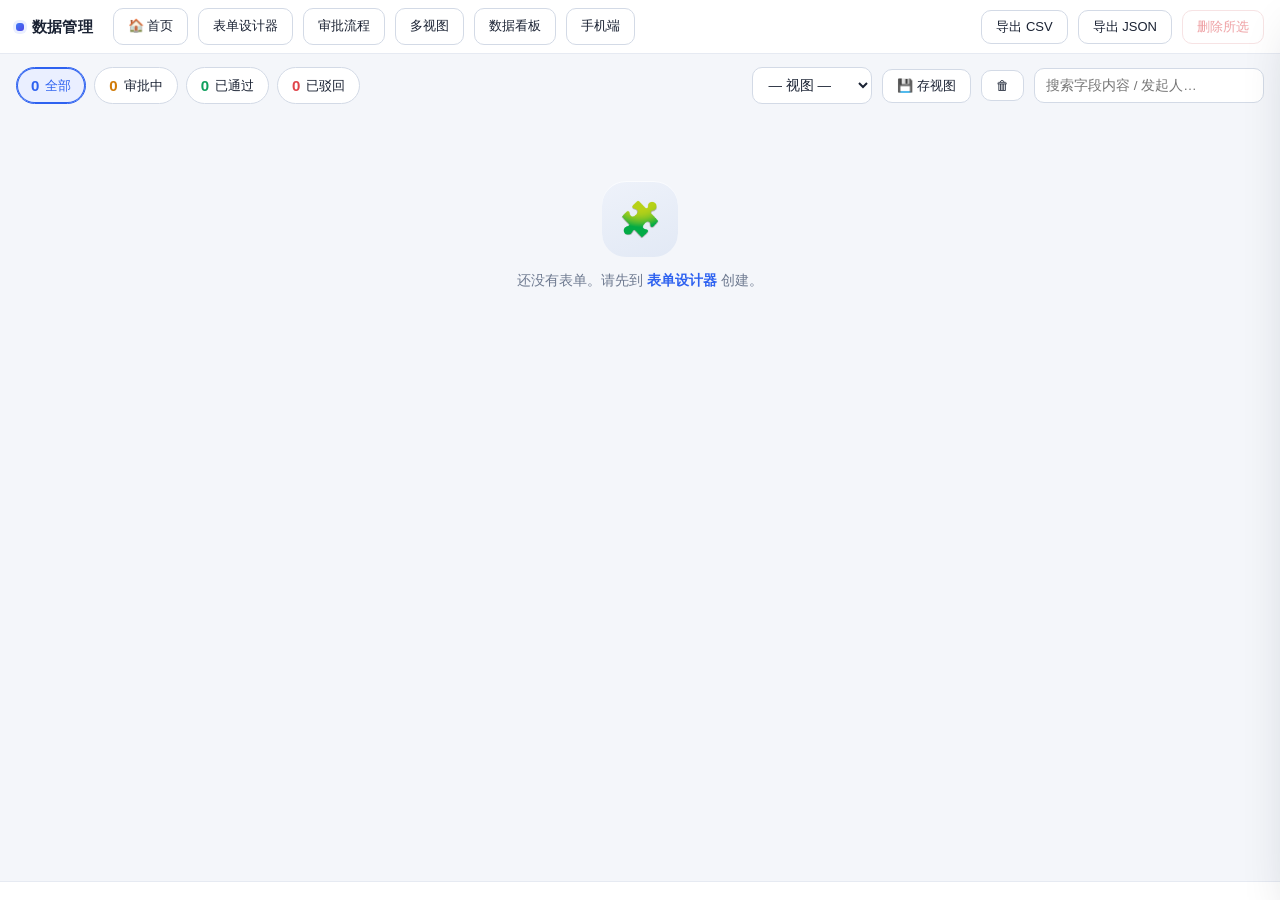
<file: web/manage.html>
<!doctype html>
<html lang="zh-CN">
<head>
<meta charset="utf-8" />
<meta name="viewport" content="width=device-width, initial-scale=1" />
<style>body.embedded .topbar a.btn[href$=".html"]{display:none!important}</style>
<script src="sync.js"></script>
<script>try{if(window.self!==window.top)document.documentElement.dataset.embed=1;}catch(e){document.documentElement.dataset.embed=1;}
addEventListener('DOMContentLoaded',function(){if(document.documentElement.dataset.embed)document.body.classList.add('embedded');});</script>
<title>数据管理 · Submissions</title>
<link rel="icon" href="icons/icon-192.png" />
<link rel="stylesheet" href="ui.css" />
<style>
  body{font-size:13px}
  .app{display:flex;flex-direction:column;height:100vh;height:100dvh}
  .toolbar{display:flex;align-items:center;gap:10px;padding:13px 16px;flex-wrap:wrap}
  .stats{display:flex;gap:8px;flex-wrap:wrap}
  .stat{background:#fff;border:1px solid var(--border-strong);border-radius:999px;padding:6px 14px;cursor:pointer;
    font-weight:500;transition:border-color .12s,background .12s,color .12s,box-shadow .12s;display:inline-flex;align-items:center}
  .stat:hover{border-color:var(--accent)}
  .stat b{font-size:15px;margin-right:6px;font-variant-numeric:tabular-nums}
  .stat.on{border-color:var(--accent);color:var(--accent);background:var(--accent-weak);box-shadow:0 0 0 1px var(--accent) inset}
  .stat .run{color:var(--amber)} .stat .ok{color:var(--green)} .stat .no{color:var(--danger)}
  .search{min-width:230px}
  .wrap{flex:1;overflow:auto;padding:0 16px 16px}
  table.grid{width:100%;border-collapse:separate;border-spacing:0;background:#fff;border:1px solid var(--border);
    border-radius:var(--r-md);overflow:hidden;box-shadow:var(--shadow-sm)}
  table.grid th,table.grid td{padding:10px 13px;text-align:left;border-bottom:1px solid var(--border);
    white-space:nowrap;max-width:220px;overflow:hidden;text-overflow:ellipsis}
  table.grid tbody tr:last-child td{border-bottom:0}
  table.grid thead th{background:#f8fafd;color:var(--muted);font-weight:600;font-size:12px;position:sticky;top:0;z-index:1}
  table.grid thead th.sortable{cursor:pointer;user-select:none}
  table.grid thead th.sortable:hover{color:var(--accent)}
  table.grid tbody tr{transition:background .1s}
  table.grid tbody tr:hover{background:#f7faff;cursor:pointer}
  table.grid td.actions{white-space:nowrap;max-width:none}
  table.grid td.actions .btn{margin-right:4px}
  table.grid input[type=checkbox]{accent-color:var(--accent);width:15px;height:15px;cursor:pointer}
  .foot{padding:9px 16px;color:var(--muted);border-top:1px solid var(--border);background:var(--panel);font-size:12px}
  /* drawer form density */
  .field>label{font-size:12px;color:var(--muted)}
  .tl .nm{font-size:12.5px}
</style>
</head>
<body>
<div class="app">
  <div class="topbar">
    <span class="logo">数据管理</span>
    <span class="muted" id="formName"></span>
    <a class="btn" href="index.html">🏠 首页</a>
    <a class="btn" href="form.html">表单设计器</a>
    <a class="btn" href="flow.html">审批流程</a>
    <a class="btn" href="views.html">多视图</a>
    <a class="btn" href="dashboard.html">数据看板</a>
    <a class="btn" href="app.html">手机端</a>
    <span class="spacer"></span>
    <button class="btn" id="btnExportCsv">导出 CSV</button>
    <button class="btn" id="btnExportJson">导出 JSON</button>
    <button class="btn danger" id="btnBulkDel" disabled>删除所选</button>
  </div>

  <div class="toolbar">
    <div class="stats" id="stats"></div>
    <span class="spacer" style="flex:1"></span>
    <select class="search" id="viewSel" style="min-width:120px"></select>
    <button class="btn" id="saveView">💾 存视图</button>
    <button class="btn" id="delView" title="删除选中视图">🗑</button>
    <input class="search" id="search" placeholder="搜索字段内容 / 发起人…" />
  </div>

  <div class="wrap" id="wrap"></div>
  <div class="foot" id="foot"></div>
</div>

<div class="drawer-bg" id="drawerBg"></div>
<div class="drawer" id="drawer">
  <header><span id="drawerTitle"></span><span class="spacer"></span><button class="btn sm" id="drawerClose">关闭</button></header>
  <div class="dbody" id="drawerBody"></div>
  <div class="dfoot" id="drawerFoot"></div>
</div>

<div class="modal-bg" id="modalBg"><div class="modal">
  <header><span id="modalTitle">导出</span><span class="spacer"></span><button class="btn sm" id="modalClose">关闭</button></header>
  <div class="mbody"><textarea id="jsonArea" spellcheck="false" readonly></textarea></div>
  <footer><button class="btn" id="jsonCopy">复制</button><button class="btn primary" id="jsonDownload">下载</button></footer>
</div></div>

<div class="toast" id="toast"></div>

<script>
/* =========================================================================
   数据管理 / Submissions management table (desktop).
   Lists every submitted instance (shared localStorage with the mobile app),
   with view / edit / delete / resubmit-for-approval, filtering and export.
   The flow-eval + lifecycle helpers mirror app.html so routing stays identical.
   ========================================================================= */
const LS={form:'hdy.formbuilder.v1',flow:'hdy.flow.v1',inst:'hdy.instances.v1',notif:'hdy.notif.v1',user:'hdy.user.v1'};
const read=(k,f)=>{try{const v=JSON.parse(localStorage.getItem(k));return v==null?f:v;}catch(e){return f;}};
const write=(k,v)=>localStorage.setItem(k,JSON.stringify(v));
let FORM=read(LS.form,null), FLOW=read(LS.flow,null);
let instances=read(LS.inst,[]), notifs=read(LS.notif,[]), me=read(LS.user,'管理员');

const LAYOUT=['subtable','columns','group','divider','static_text','tabs','collapse','steps'];
const dataFields=()=>FORM&&Array.isArray(FORM.fields)?FORM.fields.filter(f=>!LAYOUT.includes(f.type)):[];
const colFields=()=>dataFields().slice(0,5);

/* ---- perms / flow eval (identical behavior to app.html) ---- */
function permOf(n,k){return (n&&n.perms&&n.perms[k])||{};}
function isHidden(n,k){return !!permOf(n,k).hidden;}
function isReq(n,k,f){const p=permOf(n,k);return !!p.required||!!(f&&f.required);}
function num(x){const n=parseFloat(x);return isNaN(n)?NaN:n;}
function evalRule(r,d){const v=d[r.field],t=r.value;switch(r.op){
  case 'empty':return v==null||v===''||(Array.isArray(v)&&!v.length);
  case 'notempty':return !(v==null||v===''||(Array.isArray(v)&&!v.length));
  case 'eq':return String(v??'')===String(t??'');case 'ne':return String(v??'')!==String(t??'');
  case 'contains':return String(v??'').includes(String(t??''));
  case 'gt':return num(v)>num(t);case 'lt':return num(v)<num(t);
  case 'gte':return num(v)>=num(t);case 'lte':return num(v)<=num(t);}return false;}
function branchMatch(b,d){if(b.isDefault)return false;if(!b.rules||!b.rules.length)return false;const r=b.rules.map(x=>evalRule(x,d));return b.logic==='OR'?r.some(Boolean):r.every(Boolean);}
function pickBranch(n,d){for(const b of n.branches){if(branchMatch(b,d))return b;}return n.branches.find(b=>b.isDefault)||null;}
const KIND={user:'人员',role:'角色',dept:'部门',mgr:'发起人主管',self:'发起人本人'};
const approverLabel=a=>(a.kind==='mgr'||a.kind==='self')?KIND[a.kind]:(a.name||KIND[a.kind]||'未命名');
function snapStep(kind,node){const list=kind==='approval'?(node.approvers||[]):(node.cc||[]);return {kind,name:node.name,rule:node.rule||null,perms:node.perms||{},assignees:list.map(approverLabel),status:kind==='approval'?'waiting':'cc'};}
function compileSteps(flow,d){const steps=[];(function walk(chain){if(!chain)return;for(const n of chain){
  if(n.type==='approver')steps.push(snapStep('approval',n));
  else if(n.type==='cc')steps.push(snapStep('cc',n));
  else if(n.type==='condition'){const b=pickBranch(n,d);if(b){steps.push({kind:'branch',name:n.name+' · '+(b.name||'')});walk(b.children);}}
}})(flow?flow.root:[]);return steps;}
function currentStep(i){return i.steps[i.cursor];}
function pushNotif(n){notifs.unshift({id:'m'+Math.random().toString(36).slice(2,8),time:Date.now(),read:false,...n});write(LS.notif,notifs);}
function advance(inst){
  inst.cursor++;
  while(inst.cursor<inst.steps.length){const st=inst.steps[inst.cursor];
    if(st.kind==='branch'){inst.cursor++;continue;}
    if(st.kind==='cc'){st.status='done';pushNotif({type:'cc',title:'抄送给你',body:`${inst.title} · ${st.assignees.join('、')||'抄送'}`,instId:inst.id});inst.cursor++;continue;}
    st.status='pending';pushNotif({type:'task',title:'待你审批',body:`${inst.title} · 环节「${st.name}」 · 发起人 ${inst.initiator}`,instId:inst.id});return;}
  inst.status='approved';pushNotif({type:'result',title:'审批通过 ✓',body:`${inst.title} 已全部通过`,instId:inst.id});
}
function resubmit(inst){
  inst.steps=compileSteps(FLOW,inst.data);
  inst.cursor=-1;inst.status='running';inst.resubmittedAt=Date.now();
  pushNotif({type:'submit',title:'重新提交',body:inst.title+' 已重新发起审批',instId:inst.id});
  advance(inst);saveAll();
}

function bumpSync(){ try{ localStorage.setItem('hdy.sync', Date.now()+'.'+Math.random()); }catch(e){} }

/* ---- state ---- */
let filter='all', q='', selected=new Set(), sort={key:'',dir:'asc'};
let views=read('hdy.views.v1',[]);
function saveAll(){write(LS.inst,instances);write(LS.notif,notifs);bumpSync();}
/* signature of rendered data — skip no-op re-renders on focus/storage so a
   re-render can't replace the DOM mid-click and swallow the user's tap */
function snapshot(){ return [LS.form,LS.flow,LS.inst].map(k=>localStorage.getItem(k)||'').join(' '); }
let lastSnap='';

/* ---- render ---- */
function render(){
  lastSnap=snapshot();
  document.getElementById('formName').textContent=FORM?('· '+(FORM.title||'')):'';
  renderStats();
  const list=filtered();
  const wrap=document.getElementById('wrap');
  if(!FORM||!dataFields().length){ wrap.innerHTML=`<div class="empty"><div class="big">🧩</div><p>还没有表单。请先到 <a href="form.html">表单设计器</a> 创建。</p></div>`; document.getElementById('foot').textContent=''; return; }
  if(!instances.length){ wrap.innerHTML=`<div class="empty"><div class="big">📭</div><p>还没有提交记录。到 <a href="app.html">手机端</a> 发起填报后，这里就会出现。</p></div>`; document.getElementById('foot').textContent=''; return; }
  const cols=colFields();
  const sind=k=>sort.key===k?(sort.dir==='asc'?' ▲':' ▼'):'';
  wrap.innerHTML=`<table class="grid"><thead><tr>
    <th style="width:34px"><input type="checkbox" id="selAll"></th>
    <th class="sortable" data-sort="__status">状态${sind('__status')}</th>${cols.map(f=>`<th class="sortable" data-sort="${escA(f.key)}">${esc(f.label)}${sind(f.key)}</th>`).join('')}
    <th>当前环节</th><th class="sortable" data-sort="__initiator">发起人${sind('__initiator')}</th><th class="sortable" data-sort="__created">提交时间${sind('__created')}</th><th style="width:248px">操作</th>
  </tr></thead><tbody>${list.map(rowHtml).join('')||`<tr><td colspan="${cols.length+6}" class="muted" style="text-align:center;padding:30px">没有符合条件的记录</td></tr>`}</tbody></table>`;
  document.getElementById('foot').textContent=`共 ${instances.length} 条 · 当前显示 ${list.length} 条`+(selected.size?` · 已选 ${selected.size}`:'');
  document.getElementById('btnBulkDel').disabled=!selected.size;
  bindTable();
}
function renderStats(){
  const c={all:instances.length,running:0,approved:0,rejected:0};
  instances.forEach(i=>c[i.status]=(c[i.status]||0)+1);
  document.getElementById('stats').innerHTML=[
    ['all','全部',''],['running','审批中','run'],['approved','已通过','ok'],['rejected','已驳回','no']
  ].map(([k,t,cls])=>`<div class="stat ${filter===k?'on':''}" data-f="${k}"><b class="${cls}">${c[k]||0}</b>${t}</div>`).join('');
  document.querySelectorAll('.stat').forEach(s=>s.onclick=()=>{filter=s.dataset.f;render();});
}
function sortVal(i,key){ if(key==='__status')return i.status; if(key==='__initiator')return i.initiator; if(key==='__created')return i.createdAt; return i.data?i.data[key]:''; }
function filtered(){
  let list=instances.filter(i=>{
    if(filter!=='all'&&i.status!==filter) return false;
    if(q){ const hay=(i.initiator+' '+Object.values(i.data||{}).map(v=>Array.isArray(v)?v.join(' '):v).join(' ')).toLowerCase(); if(!hay.includes(q.toLowerCase())) return false; }
    return true;
  });
  if(sort.key){ const d=sort.dir==='asc'?1:-1; list=list.slice().sort((a,b)=>{
    let x=sortVal(a,sort.key), y=sortVal(b,sort.key); const nx=parseFloat(x), ny=parseFloat(y);
    if(!isNaN(nx)&&!isNaN(ny)){x=nx;y=ny;} else {x=String(x??'');y=String(y??'');}
    return x<y?-d:x>y?d:0;
  }); }
  return list;
}
function rowHtml(i){
  const cols=colFields();
  const cur=i.status==='running'&&currentStep(i)?esc(currentStep(i).name):'<span class="muted">—</span>';
  return `<tr data-id="${i.id}">
    <td><input type="checkbox" class="rowsel" data-id="${i.id}" ${selected.has(i.id)?'checked':''}></td>
    <td>${statusPill(i.status)}</td>
    ${cols.map(f=>`<td title="${escA(cellText(f,i.data[f.key]))}">${esc(cellText(f,i.data[f.key]))||'<span class="muted">—</span>'}</td>`).join('')}
    <td>${cur}</td><td>${esc(i.initiator)}</td><td class="muted">${fmt(i.createdAt)}</td>
    <td class="actions">
      <button class="btn sm" data-act="view" data-id="${i.id}">查看</button>
      <button class="btn sm" data-act="edit" data-id="${i.id}">编辑</button>
      <button class="btn sm" data-act="resubmit" data-id="${i.id}">重新提交</button>
      <button class="btn sm danger" data-act="del" data-id="${i.id}">删除</button>
    </td></tr>`;
}
function statusPill(s){return s==='approved'?'<span class="pill ok">已通过</span>':s==='rejected'?'<span class="pill no">已驳回</span>':'<span class="pill run">审批中</span>';}
function cellText(f,v){ if(Array.isArray(v))return v.join('、'); if(f.type==='switch')return v?'是':'否'; if(f.type==='rating')return '★'.repeat(Number(v||0)); return v==null?'':String(v); }

function bindTable(){
  document.querySelectorAll('th.sortable').forEach(th=>th.onclick=()=>{ const k=th.dataset.sort; if(sort.key===k){sort.dir=sort.dir==='asc'?'desc':'asc';}else{sort.key=k;sort.dir='asc';} render(); });
  const all=document.getElementById('selAll');
  if(all){ const list=filtered(); all.checked=list.length&&list.every(i=>selected.has(i.id));
    all.onchange=()=>{ list.forEach(i=> all.checked?selected.add(i.id):selected.delete(i.id)); render(); }; }
  document.querySelectorAll('.rowsel').forEach(c=>c.onclick=e=>{ e.stopPropagation(); c.checked?selected.add(c.dataset.id):selected.delete(c.dataset.id); render(); });
  document.querySelectorAll('tr[data-id]').forEach(tr=>tr.onclick=e=>{ if(e.target.closest('button')||e.target.closest('input'))return; openView(tr.dataset.id); });
  document.querySelectorAll('[data-act]').forEach(b=>b.onclick=e=>{ e.stopPropagation(); const id=b.dataset.id;
    if(b.dataset.act==='view')openView(id);
    else if(b.dataset.act==='edit')openEdit(id);
    else if(b.dataset.act==='del')doDelete(id);
    else if(b.dataset.act==='resubmit')doResubmit(id);
  });
}

/* ---- drawer: view / edit ---- */
function openDrawer(title,body,foot){ document.getElementById('drawerTitle').textContent=title; document.getElementById('drawerBody').innerHTML=body; document.getElementById('drawerFoot').innerHTML=foot||''; document.getElementById('drawer').classList.add('show'); document.getElementById('drawerBg').classList.add('show'); }
function closeDrawer(){ document.getElementById('drawer').classList.remove('show'); document.getElementById('drawerBg').classList.remove('show'); }
document.getElementById('drawerClose').onclick=closeDrawer; document.getElementById('drawerBg').onclick=closeDrawer;

function openView(id){
  const inst=instances.find(i=>i.id===id); if(!inst)return;
  const data=dataFields().map(f=>`<div class="field"><label>${esc(f.label)}</label><div class="fv">${cellText(f,inst.data[f.key])?esc(cellText(f,inst.data[f.key])):'<span class="muted">—</span>'}</div></div>`).join('');
  const steps=`<div class="tl"><div class="step ok"><div class="nm">发起申请</div><div class="meta">${esc(inst.initiator)} · ${fmt(inst.createdAt)}</div></div>`+
    inst.steps.map((s,idx)=>{ const cls=s.kind==='cc'?'cc':s.status==='approved'?'ok':s.status==='rejected'?'no':(idx===inst.cursor&&inst.status==='running')?'cur':'';
      const tag=s.kind==='cc'?'抄送':s.status==='approved'?'已同意':s.status==='rejected'?'已驳回':(idx===inst.cursor&&inst.status==='running')?'审批中':s.kind==='branch'?'':'待审批';
      const who=s.actedBy?`${esc(s.actedBy)}${s.comment?'：'+esc(s.comment):''}`:esc((s.assignees||[]).join('、'));
      return `<div class="step ${cls}"><div class="nm">${esc(s.name)}${tag?' · '+tag:''}</div><div class="meta">${who}${s.actedAt?' · '+fmt(s.actedAt):''}</div></div>`; }).join('')+
    `<div class="step ${inst.status==='approved'?'ok':inst.status==='rejected'?'no':''}"><div class="nm">流程结束</div><div class="meta">${inst.status==='approved'?'已通过':inst.status==='rejected'?'已驳回':'进行中'}</div></div></div>`;
  openDrawer('查看 · '+inst.title, `<div class="sec">审批进度</div>${steps}<div class="sec" style="margin-top:14px">表单内容</div>${data}`,
    `<button class="btn" id="dPrint">🖨 打印/PDF</button><button class="btn" id="dEdit">编辑</button><button class="btn primary" id="dResub">重新提交</button>`);
  document.getElementById('dPrint').onclick=()=>window.open('print.html?id='+encodeURIComponent(id),'_blank');
  document.getElementById('dEdit').onclick=()=>openEdit(id);
  document.getElementById('dResub').onclick=()=>doResubmit(id);
}
function openEdit(id){
  const inst=instances.find(i=>i.id===id); if(!inst)return;
  const body=`<div id="editForm">${dataFields().map(f=>`<div class="field"><label>${isReq(FLOW&&FLOW.start,f.key,f)?'<span class="req">*</span>':''}${esc(f.label)}</label>${fieldInput(f,inst.data[f.key])}</div>`).join('')}</div>`;
  openDrawer('编辑 · '+inst.title, body,
    `<button class="btn" id="eCancel">取消</button><button class="btn" id="eSave">保存</button><button class="btn primary" id="eSaveResub">保存并重新提交</button>`);
  document.getElementById('eCancel').onclick=closeDrawer;
  const collect=()=>{ const d=readForm(document.getElementById('editForm')); const miss=dataFields().find(f=>isReq(FLOW&&FLOW.start,f.key,f)&&empty(d[f.key])); return {d,miss}; };
  // re-locate at save time: a background sync may have replaced the instances
  // array while the drawer was open; mutating the stale object would be lost
  const fresh=()=>{ const c=instances.find(i=>i.id===id); if(!c){ toast('该记录已不存在'); closeDrawer(); render(); } return c; };
  document.getElementById('eSave').onclick=()=>{ const {d,miss}=collect(); if(miss){toast('请填写：'+miss.label);return;} const cur=fresh(); if(!cur)return; cur.data=Object.assign(cur.data||{},d); saveAll(); srvUpdate(cur); closeDrawer(); render(); toast('已保存'); };
  document.getElementById('eSaveResub').onclick=()=>{ const {d,miss}=collect(); if(miss){toast('请填写：'+miss.label);return;} const cur=fresh(); if(!cur)return; cur.data=Object.assign(cur.data||{},d); resubmit(cur); srvUpdate(cur); closeDrawer(); render(); toast('已保存并重新提交'); };
}
/* server mirror helpers */
function srvUpdate(inst){ if(window.HDY&&HDY.isAuthed()&&inst.srvId){ HDY.updateDocument(inst.srvId,{title:inst.title,no:inst.no,data:inst.data,steps:inst.steps,cursor:inst.cursor,status:inst.status,resubmittedAt:inst.resubmittedAt}).catch(()=>{}); } }
function srvDelete(inst){ if(window.HDY&&HDY.isAuthed()&&inst&&inst.srvId){ HDY.deleteDocument(inst.srvId).catch(()=>{}); } }
function doDelete(id){ const inst=instances.find(i=>i.id===id); if(!inst)return; if(!confirm(`删除「${inst.title}」这条提交记录？此操作不可撤销。`))return; srvDelete(inst); instances=instances.filter(i=>i.id!==id); selected.delete(id); saveAll(); closeDrawer(); render(); toast('已删除'); }
function doResubmit(id){ const inst=instances.find(i=>i.id===id); if(!inst)return; if(!confirm(`将「${inst.title}」重新提交审批？将按当前流程重新走一遍。`))return; resubmit(inst); srvUpdate(inst); closeDrawer(); render(); toast('已重新提交'); }
function bulkDelete(){ if(!selected.size)return; if(!confirm(`删除选中的 ${selected.size} 条记录？`))return; instances.filter(i=>selected.has(i.id)).forEach(srvDelete); instances=instances.filter(i=>!selected.has(i.id)); selected.clear(); saveAll(); render(); toast('已删除'); }

/* ---- field input / read (same scheme as app.html) ---- */
function fieldInput(f,val){const k=escA(f.key),ph=escA(f.placeholder||'请输入');switch(f.type){
  case 'multi_text':return `<textarea class="fi" data-key="${k}" data-ft="t">${esc(val||'')}</textarea>`;
  case 'number':case 'amount':case 'percent':case 'slider':return `<input class="fi" type="${f.type==='slider'?'range':'number'}" data-key="${k}" data-ft="t" value="${escA(val??'')}" ${f.type==='slider'?`min="${f.min??0}" max="${f.max??100}" step="${f.step??1}"`:'placeholder="0"'}>`;
  case 'date':return `<input class="fi" type="date" data-key="${k}" data-ft="t" value="${escA(val||'')}">`;
  case 'datetime':return `<input class="fi" type="datetime-local" data-key="${k}" data-ft="t" value="${escA(val||'')}">`;
  case 'time':return `<input class="fi" type="time" data-key="${k}" data-ft="t" value="${escA(val||'')}">`;
  case 'radio':return `<div class="opts" data-key="${k}" data-ft="radio">`+(f.options||[]).map(o=>`<label class="opt"><input type="radio" name="r_${k}" value="${escA(o)}" ${val===o?'checked':''}> ${esc(o)}</label>`).join('')+`</div>`;
  case 'checkbox':case 'multi_dropdown':{const a=Array.isArray(val)?val:[];return `<div class="opts" data-key="${k}" data-ft="multi">`+(f.options||[]).map(o=>`<label class="opt"><input type="checkbox" value="${escA(o)}" ${a.includes(o)?'checked':''}> ${esc(o)}</label>`).join('')+`</div>`;}
  case 'dropdown':return `<select class="fi" data-key="${k}" data-ft="t"><option value="">请选择</option>`+(f.options||[]).map(o=>`<option ${val===o?'selected':''}>${esc(o)}</option>`).join('')+`</select>`;
  case 'switch':return `<label class="sw"><input type="checkbox" data-key="${k}" data-ft="bool" ${val?'checked':''}><span></span></label>`;
  case 'rating':{const v=Number(val||0),mx=f.max||5;let s='';for(let i=1;i<=mx;i++)s+=`<span data-i="${i}" class="${i<=v?'on':''}">★</span>`;return `<div class="stars" data-key="${k}" data-ft="num" data-val="${v}">${s}</div>`;}
  default:{const t=f.type==='phone'?'tel':f.type==='email'?'email':f.type==='url'?'url':f.type==='password'?'password':'text';return `<input class="fi" type="${t}" data-key="${k}" data-ft="t" value="${escA(val||'')}" placeholder="${ph}">`;}
}}
function readForm(cont){const d={};cont.querySelectorAll('[data-key]').forEach(el=>{const k=el.dataset.key,ft=el.dataset.ft;
  if(ft==='radio'){const c=el.querySelector('input:checked');d[k]=c?c.value:'';}
  else if(ft==='multi'){d[k]=[...el.querySelectorAll('input:checked')].map(x=>x.value);}
  else if(ft==='bool'){d[k]=el.checked;}
  else if(ft==='num'){d[k]=Number(el.dataset.val||0);}
  else d[k]=el.value;});return d;}
document.addEventListener('click',e=>{const st=e.target.closest('.stars span');if(!st)return;const box=st.parentElement,i=Number(st.dataset.i);box.dataset.val=i;[...box.children].forEach(c=>c.classList.toggle('on',Number(c.dataset.i)<=i));});

/* ---- export ---- */
function openModal(title,text){document.getElementById('modalTitle').textContent=title;document.getElementById('jsonArea').value=text;document.getElementById('modalBg').classList.add('show');document.getElementById('jsonArea')._name=title;}
function csvEscape(s){return '"'+String(s??'').replace(/"/g,'""')+'"';}
function exportCsv(){
  const cols=dataFields(); const head=['状态','发起人','当前环节','提交时间',...cols.map(f=>f.label)];
  const rows=filtered().map(i=>{ const cur=i.status==='running'&&currentStep(i)?currentStep(i).name:''; const st=i.status==='approved'?'已通过':i.status==='rejected'?'已驳回':'审批中';
    return [st,i.initiator,cur,fmt(i.createdAt),...cols.map(f=>cellText(f,i.data[f.key]))].map(csvEscape).join(','); });
  const csv='﻿'+[head.map(csvEscape).join(','),...rows].join('\r\n');
  download((FORM&&FORM.title||'submissions')+'.csv', csv, 'text/csv');
  toast('已导出 '+rows.length+' 条');
}
function download(name,content,mime){const b=new Blob([content],{type:mime||'application/json'});const a=document.createElement('a');a.href=URL.createObjectURL(b);a.download=name;a.click();}

/* ---- utils ---- */
function esc(s){return String(s??'').replace(/[&<>"]/g,c=>({'&':'&amp;','<':'&lt;','>':'&gt;','"':'&quot;'}[c]));}
function escA(s){return esc(s).replace(/'/g,'&#39;');}
function empty(v){return v==null||v===''||(Array.isArray(v)&&!v.length);}
function fmt(ts){if(!ts)return '';const d=new Date(ts);const p=n=>('0'+n).slice(-2);return `${d.getFullYear()}-${p(d.getMonth()+1)}-${p(d.getDate())} ${p(d.getHours())}:${p(d.getMinutes())}`;}
function toast(m){const t=document.getElementById('toast');t.textContent=m;t.classList.add('show');clearTimeout(t._h);t._h=setTimeout(()=>t.classList.remove('show'),1500);}

/* ---- wire up ---- */
document.getElementById('search').oninput=e=>{q=e.target.value;render();};
document.getElementById('btnBulkDel').onclick=bulkDelete;
document.getElementById('btnExportCsv').onclick=exportCsv;
document.getElementById('btnExportJson').onclick=()=>openModal('导出 JSON（当前筛选 '+filtered().length+' 条）',JSON.stringify(filtered(),null,2));
document.getElementById('modalClose').onclick=()=>document.getElementById('modalBg').classList.remove('show');
document.getElementById('jsonCopy').onclick=()=>navigator.clipboard?.writeText(document.getElementById('jsonArea').value);
document.getElementById('jsonDownload').onclick=()=>download((FORM&&FORM.title||'submissions')+'.json',document.getElementById('jsonArea').value);
function renderViews(){ const sel=document.getElementById('viewSel'); sel.innerHTML='<option value="">— 视图 —</option>'+views.map((v,i)=>`<option value="${i}">${esc(v.name)}</option>`).join(''); }
function applyView(idx){ const v=views[idx]; if(!v)return; filter=v.filter||'all'; q=v.q||''; sort=Object.assign({key:'',dir:'asc'},v.sort||{}); document.getElementById('search').value=q; render(); }
document.getElementById('viewSel').onchange=e=>{ if(e.target.value!=='') applyView(+e.target.value); };
document.getElementById('saveView').onclick=()=>{ const name=prompt('视图名称（保存当前筛选/搜索/排序）','视图'+(views.length+1)); if(!name)return; views.push({name,filter,q,sort:{...sort}}); write('hdy.views.v1',views); renderViews(); document.getElementById('viewSel').value=String(views.length-1); toast('已保存视图'); };
document.getElementById('delView').onclick=()=>{ const sel=document.getElementById('viewSel'); if(sel.value===''){toast('先选择一个视图');return;} views.splice(+sel.value,1); write('hdy.views.v1',views); renderViews(); toast('已删除视图'); };
function reloadFromStore(){FORM=read(LS.form,null);FLOW=read(LS.flow,null);instances=read(LS.inst,[]);notifs=read(LS.notif,[]);}
function drawerOpen(){return document.getElementById('drawer').classList.contains('show');}
// refresh only when shared data actually changed — and don't yank the table
// out from under an open editor
function refreshIfChanged(){ if(snapshot()===lastSnap)return; reloadFromStore(); if(!drawerOpen())render(); }
window.addEventListener('focus',refreshIfChanged);
window.addEventListener('storage',e=>{ if(e.key&&e.key.indexOf('hdy.')!==0)return; refreshIfChanged(); });
renderViews(); render();
</script>
</body>
</html>
</file>
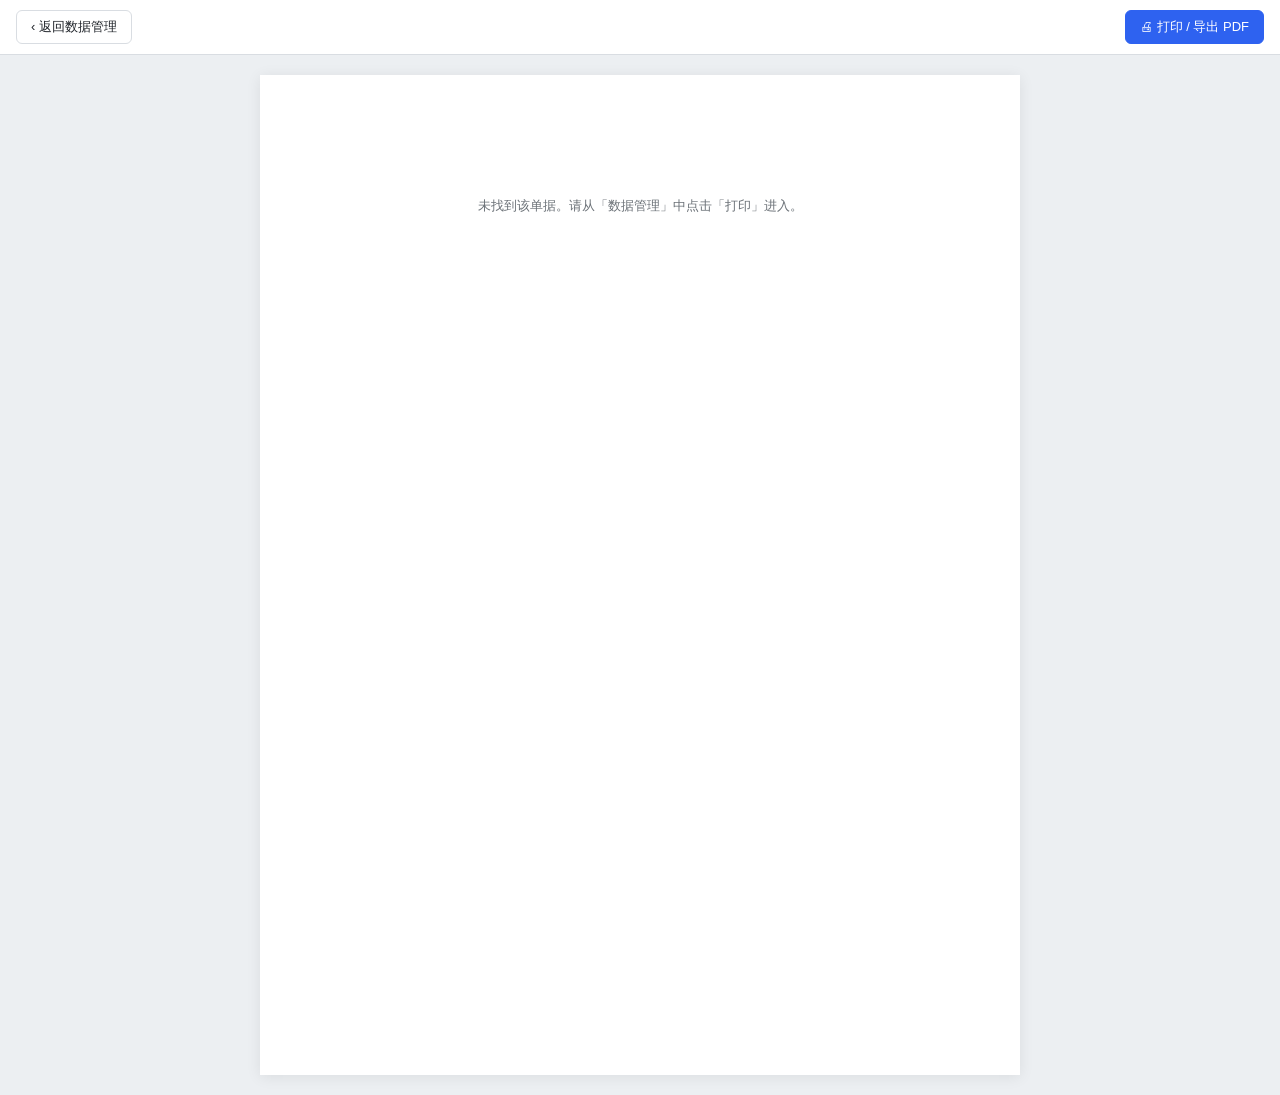
<file: web/print.html>
<!doctype html>
<html lang="zh-CN">
<head>
<meta charset="utf-8" />
<meta name="viewport" content="width=device-width, initial-scale=1" />
<title>打印单据 · Print</title>
<style>
  :root{--ink:#1f2329;--muted:#6b7177;--border:#d9dde2;--accent:#2e62f0}
  *{box-sizing:border-box}
  html,body{margin:0}
  body{font-family:-apple-system,BlinkMacSystemFont,"Segoe UI","PingFang SC","Microsoft YaHei",sans-serif;color:var(--ink);background:#eceff2;font-size:13px}
  .toolbar{position:sticky;top:0;display:flex;gap:8px;align-items:center;padding:10px 16px;background:#fff;border-bottom:1px solid var(--border)}
  .toolbar .spacer{flex:1}
  .btn{border:1px solid var(--border);background:#fff;color:var(--ink);padding:7px 14px;border-radius:6px;cursor:pointer;font-size:13px;text-decoration:none;display:inline-block}
  .btn.primary{background:var(--accent);border-color:var(--accent);color:#fff}
  .sheet{background:#fff;max-width:760px;margin:20px auto;padding:42px 46px;box-shadow:0 2px 14px rgba(0,0,0,.08);min-height:1000px}
  .doc-head{display:flex;justify-content:space-between;align-items:flex-start;border-bottom:2px solid var(--ink);padding-bottom:14px;margin-bottom:18px}
  .doc-head .title{font-size:22px;font-weight:700}
  .doc-head .sub{color:var(--muted);font-size:12px;margin-top:4px}
  .doc-head .meta{text-align:right;font-size:12px;color:var(--muted);line-height:1.7}
  .doc-head .meta b{color:var(--ink)}
  .status{display:inline-block;border:1px solid;border-radius:4px;padding:1px 8px;font-size:12px;font-weight:600}
  .status.ok{color:#0a8f4e;border-color:#0a8f4e}.status.no{color:#e5484d;border-color:#e5484d}.status.run{color:#d48806;border-color:#d48806}
  table.kv{width:100%;border-collapse:collapse;margin-bottom:20px}
  table.kv td{border:1px solid var(--border);padding:8px 10px;vertical-align:top;font-size:13px}
  table.kv td.k{background:#f7f8fa;color:var(--muted);width:24%;white-space:nowrap}
  table.lines{width:100%;border-collapse:collapse;margin:6px 0 20px}
  table.lines th,table.lines td{border:1px solid var(--border);padding:7px 9px;font-size:12px;text-align:left}
  table.lines th{background:#f7f8fa}
  table.lines td.num,table.lines th.num{text-align:right}
  .sec{font-weight:700;font-size:14px;margin:18px 0 8px;border-left:3px solid var(--accent);padding-left:8px}
  .approvals{font-size:12px}
  .approvals .ap{display:flex;gap:10px;padding:6px 0;border-bottom:1px dashed var(--border)}
  .approvals .ap .who{font-weight:600;width:140px}
  .sign-row{display:flex;gap:40px;margin-top:46px}
  .sign{flex:1;border-top:1px solid var(--ink);padding-top:6px;color:var(--muted);font-size:12px}
  .empty{padding:80px;text-align:center;color:var(--muted)}
  @media print{
    body{background:#fff}
    .toolbar{display:none}
    .sheet{box-shadow:none;margin:0;max-width:none;min-height:auto;padding:0}
    @page{margin:16mm}
  }
</style>
</head>
<body>
  <div class="toolbar">
    <a class="btn" href="manage.html">‹ 返回数据管理</a>
    <span class="spacer"></span>
    <button class="btn primary" id="btnPrint">🖨 打印 / 导出 PDF</button>
  </div>
  <div class="sheet" id="sheet"></div>
<script>
const read=(k,f)=>{try{const v=JSON.parse(localStorage.getItem(k));return v==null?f:v;}catch(e){return f;}};
const FORM=read('hdy.formbuilder.v1',null);
const instances=read('hdy.instances.v1',[]);
const LAYOUT=['subtable','columns','group','divider','static_text','tabs','collapse','steps'];
const NUMERIC=['number','amount','percent','slider','rating'];
const dataFields=()=>FORM&&Array.isArray(FORM.fields)?FORM.fields.filter(f=>!LAYOUT.includes(f.type)):[];
function esc(s){return String(s??'').replace(/[&<>"]/g,c=>({'&':'&amp;','<':'&lt;','>':'&gt;','"':'&quot;'}[c]));}
function fmt(ts){if(!ts)return '';const d=new Date(ts);const p=n=>('0'+n).slice(-2);return `${d.getFullYear()}-${p(d.getMonth()+1)}-${p(d.getDate())} ${p(d.getHours())}:${p(d.getMinutes())}`;}
function cell(f,v){ if(Array.isArray(v))return esc(v.join('、')); if(f.type==='switch')return v?'是':'否'; if(f.type==='rating')return '★'.repeat(Number(v||0)); return (v==null||v==='')?'—':esc(v); }
function statusInfo(s){return s==='approved'?['ok','已通过']:s==='rejected'?['no','已驳回']:['run','审批中'];}

const id=new URLSearchParams(location.search).get('id');
const inst=instances.find(i=>i.id===id);
const sheet=document.getElementById('sheet');

if(!inst){ sheet.innerHTML='<div class="empty">未找到该单据。请从「数据管理」中点击「打印」进入。</div>'; }
else{
  const fs=dataFields();
  const D=inst.data||{};
  // key-value table, two columns per row
  let kv='<table class="kv">';
  for(let i=0;i<fs.length;i+=2){
    const a=fs[i], b=fs[i+1];
    kv+=`<tr><td class="k">${esc(a.label)}</td><td>${cell(a,D[a.key])}</td>`;
    kv+= b?`<td class="k">${esc(b.label)}</td><td>${cell(b,D[b.key])}</td></tr>`:`<td></td><td></td></tr>`;
  }
  kv+='</table>';

  // approval trail
  const trail=(inst.steps||[]).filter(s=>s.kind!=='branch').map(s=>{
    const st=s.kind==='cc'?'抄送':s.status==='approved'?'已同意':s.status==='rejected'?'已驳回':s.status==='pending'?'待审批':'';
    const who=s.actedBy?esc(s.actedBy):esc((s.assignees||[]).join('、'));
    return `<div class="ap"><span class="who">${esc(s.name)}</span><span>${st}　${who}${s.comment?'：'+esc(s.comment):''}</span><span style="margin-left:auto;color:#9aa">${s.actedAt?fmt(s.actedAt):''}</span></div>`;
  }).join('') || '<div class="approvals">（无审批环节）</div>';

  const [scls,stext]=statusInfo(inst.status);
  sheet.innerHTML=`
    <div class="doc-head">
      <div><div class="title">${esc(FORM&&FORM.title||'业务单据')}</div><div class="sub">单据编号：${esc(inst.no||inst.id)}</div></div>
      <div class="meta"><div>状态：<span class="status ${scls}">${stext}</span></div>
        <div>发起人：<b>${esc(inst.initiator)}</b></div>
        <div>创建：<b>${fmt(inst.createdAt)}</b></div>${inst.resubmittedAt?`<div>重提：${fmt(inst.resubmittedAt)}</div>`:''}</div>
    </div>
    <div class="sec">单据内容</div>${kv}
    <div class="sec">审批记录</div><div class="approvals">${trail}</div>
    <div class="sign-row"><div class="sign">经办人签字</div><div class="sign">审核人签字</div><div class="sign">日期</div></div>`;
  document.title=(FORM&&FORM.title||'单据')+' - '+inst.id;
}
document.getElementById('btnPrint').onclick=()=>window.print();
// auto-open print dialog when arriving with ?print=1
if(inst && new URLSearchParams(location.search).get('print')==='1') setTimeout(()=>window.print(),350);
</script>
</body>
</html>
</file>
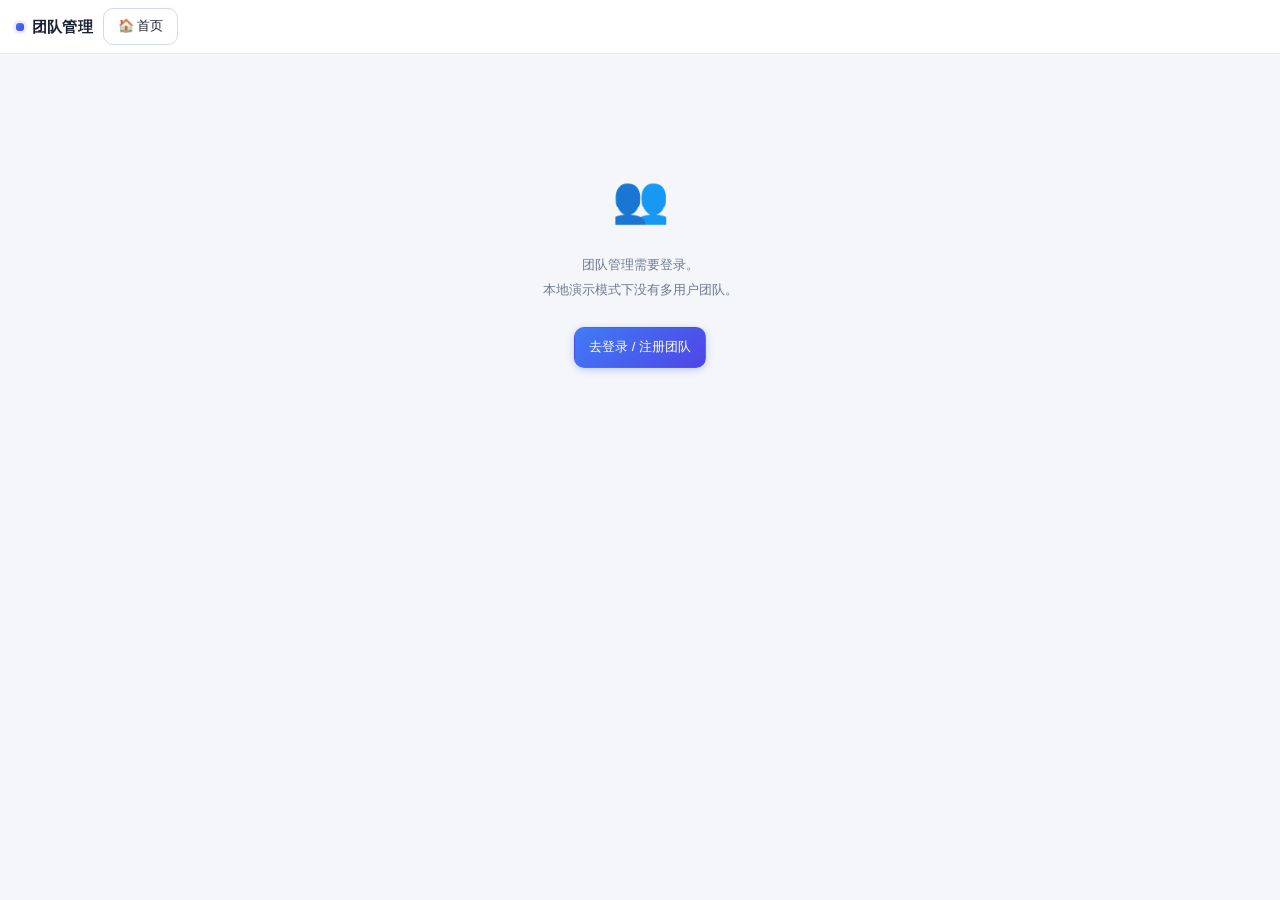
<file: web/team.html>
<!doctype html>
<html lang="zh-CN">
<head>
<meta charset="utf-8" />
<meta name="viewport" content="width=device-width, initial-scale=1" />
<style>body.embedded .topbar a.btn[href$=".html"]{display:none!important}</style>
<script src="sync.js"></script>
<script>try{if(window.self!==window.top)document.documentElement.dataset.embed=1;}catch(e){document.documentElement.dataset.embed=1;}
addEventListener('DOMContentLoaded',function(){if(document.documentElement.dataset.embed)document.body.classList.add('embedded');});</script>
<title>团队管理 · Team</title>
<link rel="icon" href="icons/icon-192.png" />
<link rel="stylesheet" href="ui.css" />
<style>
  body{font-size:13px}
  .app{display:flex;flex-direction:column;height:100vh;height:100dvh}
  .wrap{flex:1;overflow:auto;padding:22px;max-width:880px;margin:0 auto;width:100%}
  .card{padding:20px;margin-bottom:16px}
  .card h3{margin:0 0 14px;font-size:15px;display:flex;align-items:center}
  .card h3 .sub{margin-left:auto;font-size:12px;color:var(--muted);font-weight:400}
  table{width:100%;border-collapse:separate;border-spacing:0}
  th,td{text-align:left;padding:10px 11px;border-bottom:1px solid var(--border);font-size:13px}
  tbody tr:last-child td{border-bottom:0}
  th{color:var(--muted);font-weight:600;font-size:12px}
  tbody tr{transition:background .1s}
  tbody tr:hover{background:#fafcff}
  .role{display:inline-flex;align-items:center;gap:5px;border-radius:999px;padding:2px 10px;font-size:11px;font-weight:600}
  .role::before{content:"";width:6px;height:6px;border-radius:50%;background:currentColor}
  .role.owner{background:var(--purple-weak);color:var(--purple)}.role.admin{background:var(--accent-weak);color:var(--accent)}
  .role.member{background:var(--green-weak);color:var(--green)}.role.viewer{background:#eef0f3;color:var(--muted)}
  .invite{display:flex;gap:10px;flex-wrap:wrap;align-items:end}
  .invite .f{display:flex;flex-direction:column;gap:5px}
  .invite label{font-size:11px;color:var(--muted);font-weight:500}
  .invite input,.invite select{padding:9px 11px;border:1px solid var(--border-strong);border-radius:8px;font-size:13px;transition:border-color .15s,box-shadow .15s}
  .invite input:focus,.invite select:focus{outline:none;border-color:var(--accent);box-shadow:0 0 0 3px var(--accent-weak)}
  .log{font-size:12px}
  .log .a{font-weight:600}.log .t{color:var(--muted)}
  .gate{text-align:center;padding:80px 20px;color:var(--muted);line-height:1.9}
  .gate .ico{font-size:46px;margin-bottom:10px}
</style>
</head>
<body>
<div class="app">
  <div class="topbar"><span class="logo">团队管理</span>
    <a class="btn" href="index.html">🏠 首页</a><span class="spacer"></span>
    <span class="muted" id="orgName"></span>
  </div>
  <div class="wrap" id="wrap"></div>
</div>
<div class="toast" id="toast"></div>
<script>
function esc(s){return String(s??'').replace(/[&<>"]/g,c=>({'&':'&amp;','<':'&lt;','>':'&gt;','"':'&quot;'}[c]));}
function toast(m){const t=document.getElementById('toast');t.textContent=m;t.classList.add('show');clearTimeout(t._h);t._h=setTimeout(()=>t.classList.remove('show'),1600);}
function fmt(ts){const d=new Date(ts);const p=n=>('0'+n).slice(-2);return `${d.getFullYear()}-${p(d.getMonth()+1)}-${p(d.getDate())} ${p(d.getHours())}:${p(d.getMinutes())}`;}
const roleLabel=r=>({owner:'所有者',admin:'管理员',member:'成员',viewer:'访客'})[r]||r;

async function render(){
  const wrap=document.getElementById('wrap');
  if(!(window.HDY&&HDY.isAuthed())){
    wrap.innerHTML=`<div class="gate"><div class="ico">👥</div>团队管理需要登录。<br>本地演示模式下没有多用户团队。<br><br><a class="btn primary" href="index.html">去登录 / 注册团队</a></div>`;
    return;
  }
  const me=HDY.me()||{}; document.getElementById('orgName').textContent=(me.org&&me.org.name)||'';
  const myRole=me.role||'member';
  const canManage=['owner','admin'].includes(myRole);
  wrap.innerHTML='<div class="card"><div class="empty">加载中…</div></div>';
  let members=[], log=[];
  try{ members=await HDY.members(); }catch(e){ toast('成员列表加载失败：'+(e.message||'网络错误')); }
  try{ if(canManage) log=await HDY.audit(); }catch(e){}

  wrap.innerHTML=`
    <div class="card">
      <h3>成员 <span class="sub">${members.length} 人 · 你的角色：${roleLabel(myRole)}</span></h3>
      <table><thead><tr><th>姓名</th><th>邮箱</th><th>角色</th></tr></thead><tbody>
        ${members.map(m=>`<tr><td>${esc(m.name)}</td><td>${esc(m.email)}</td><td><span class="role ${m.role}">${roleLabel(m.role)}</span></td></tr>`).join('')}
      </tbody></table>
    </div>
    ${canManage?`<div class="card">
      <h3>邀请成员</h3>
      <div class="invite">
        <div class="f"><label>邮箱</label><input id="iEmail" type="email" placeholder="member@company.com"></div>
        <div class="f"><label>姓名</label><input id="iName" placeholder="可选"></div>
        <div class="f"><label>角色</label><select id="iRole">
          <option value="member">成员（可发起/审批）</option>
          <option value="admin">管理员（可设计/管理）</option>
          <option value="viewer">访客（只读）</option></select></div>
        <div class="f"><label>初始密码</label><input id="iPw" placeholder="默认 changeme123"></div>
        <button class="btn primary" id="iGo">邀请</button>
      </div>
      <div class="muted" style="margin-top:10px;font-size:12px">邀请会创建账号；把邮箱与初始密码告知对方，登录后即可加入本团队。</div>
    </div>`:''}
    ${canManage?`<div class="card">
      <h3>操作审计 <span class="sub">最近 ${log.length} 条</span></h3>
      ${log.length? `<table><thead><tr><th>时间</th><th>操作</th><th>详情</th></tr></thead><tbody>
        ${log.map(a=>`<tr class="log"><td class="t">${fmt(a.at)}</td><td class="a">${esc(a.action)}</td><td class="t">${esc(JSON.stringify(a.detail))}</td></tr>`).join('')}
      </tbody></table>`:'<div class="empty">暂无审计记录</div>'}
    </div>`:''}`;

  if(canManage){
    document.getElementById('iGo').onclick=async()=>{
      const email=document.getElementById('iEmail').value.trim();
      if(!email){toast('请输入邮箱');return;}
      try{ await HDY.invite({email, name:document.getElementById('iName').value.trim(),
        role:document.getElementById('iRole').value, tempPassword:document.getElementById('iPw').value.trim()||undefined});
        toast('已邀请 '+email); render();
      }catch(e){ toast(e.message||'邀请失败'); }
    };
  }
}
render();
</script>
</body>
</html>
</file>
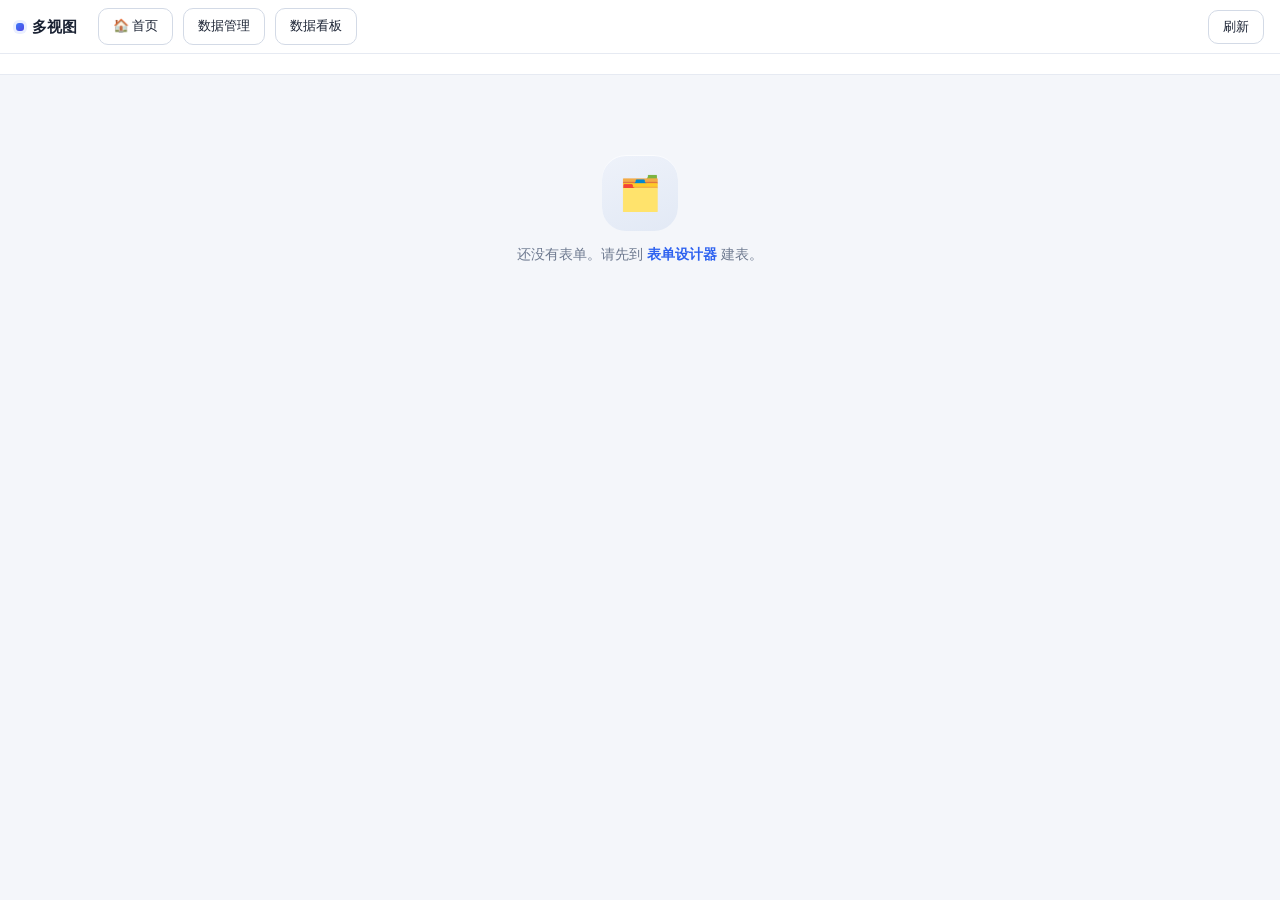
<file: web/views.html>
<!doctype html>
<html lang="zh-CN">
<head>
<meta charset="utf-8" />
<meta name="viewport" content="width=device-width, initial-scale=1" />
<style>body.embedded .topbar a.btn[href$=".html"]{display:none!important}</style>
<script src="sync.js"></script>
<script>try{if(window.self!==window.top)document.documentElement.dataset.embed=1;}catch(e){document.documentElement.dataset.embed=1;}
addEventListener('DOMContentLoaded',function(){if(document.documentElement.dataset.embed)document.body.classList.add('embedded');});</script>
<title>多视图 · Kanban / Calendar</title>
<link rel="icon" href="icons/icon-192.png" />
<link rel="stylesheet" href="ui.css" />
<style>
  body{font-size:13px}
  .app{display:flex;flex-direction:column;height:100vh;height:100dvh}
  .toolbar{display:flex;align-items:center;gap:10px;padding:10px 16px;flex-wrap:wrap;background:var(--panel);border-bottom:1px solid var(--border)}
  .toolbar label{color:var(--muted);font-size:12px}
  .toolbar select{border:1px solid var(--border-strong);border-radius:8px;padding:6px 9px;font-size:13px;background:#fff}
  .toolbar select:focus{outline:none;border-color:var(--accent);box-shadow:0 0 0 3px var(--accent-weak)}
  .wrap{flex:1;overflow:auto;padding:16px}
  /* kanban */
  .board{display:flex;gap:14px;align-items:flex-start;min-height:100%}
  .col{flex:0 0 286px;background:#edf0f5;border-radius:var(--r-lg);padding:10px;display:flex;flex-direction:column;max-height:100%}
  .col.dragover{outline:2px dashed var(--accent);outline-offset:-2px;background:var(--accent-weak)}
  .col-h{display:flex;align-items:center;gap:8px;padding:5px 7px 10px;font-weight:650}
  .col-h .cnt{margin-left:auto;background:#fff;border-radius:999px;padding:1px 9px;font-size:11.5px;color:var(--muted);font-weight:600}
  .col-h .swatch{width:10px;height:10px;border-radius:3px;box-shadow:0 0 0 3px rgba(255,255,255,.7)}
  .col-sum{font-size:11px;color:var(--muted);padding:0 7px 9px}
  .cards{display:flex;flex-direction:column;gap:9px;overflow:auto;flex:1;min-height:30px;padding:1px}
  .kcard{background:#fff;border:1px solid transparent;border-radius:var(--r-md);padding:11px 12px;cursor:grab;box-shadow:var(--shadow-sm);transition:box-shadow .12s,transform .12s,border-color .12s}
  .kcard:hover{box-shadow:var(--shadow-md);transform:translateY(-1px);border-color:#d9e6ff}
  .kcard:active{cursor:grabbing}
  .kcard.drag{opacity:.4;transform:rotate(1.5deg)}
  .kcard .kt{font-weight:600;margin-bottom:5px;font-size:13px;display:flex;align-items:center;gap:6px}
  .kcard .kf{display:flex;justify-content:space-between;gap:8px;font-size:12px;color:var(--muted);margin-top:3px}
  .kcard .kf .v{color:var(--text);font-weight:600;text-align:right;overflow:hidden;text-overflow:ellipsis;white-space:nowrap}
  .kcard .foot{display:flex;align-items:center;gap:6px;margin-top:8px;padding-top:8px;border-top:1px solid var(--border);font-size:11px;color:var(--muted)}
  .kcard .pill{font-size:10px;padding:1px 8px}
  .avatar{width:18px;height:18px;border-radius:50%;background:var(--accent-grad);color:#fff;display:flex;align-items:center;justify-content:center;font-size:10px}
  /* calendar */
  .cal{background:var(--panel);border:1px solid var(--border);border-radius:var(--r-lg);overflow:hidden;max-width:1000px;margin:0 auto;box-shadow:var(--shadow-sm)}
  .cal-head{display:flex;align-items:center;gap:12px;padding:13px 16px;border-bottom:1px solid var(--border)}
  .cal-head .m{font-weight:700;font-size:16px}
  .cal-head .nav{display:flex;gap:6px}
  .cal-grid{display:grid;grid-template-columns:repeat(7,1fr)}
  .cal-grid .dow{padding:9px;text-align:center;color:var(--muted);font-size:12px;border-bottom:1px solid var(--border);font-weight:600;background:#f8fafd}
  .cell{min-height:104px;border-right:1px solid var(--border);border-bottom:1px solid var(--border);padding:6px 7px;overflow:hidden;transition:background .12s}
  .cell:hover{background:#fbfdff}
  .cell:nth-child(7n){border-right:0}
  .cell.dim{background:#fafbfd}
  .cell .d{font-size:12px;color:var(--muted);margin-bottom:4px}
  .cell.today .d{color:#fff;background:var(--accent);border-radius:50%;width:21px;height:21px;display:inline-flex;align-items:center;justify-content:center;font-weight:700;box-shadow:0 2px 6px -1px var(--accent-glow)}
  .ev{font-size:11px;background:var(--accent-weak);color:var(--accent);border-radius:6px;padding:2px 6px;margin-bottom:3px;white-space:nowrap;overflow:hidden;text-overflow:ellipsis;cursor:pointer;font-weight:500;transition:filter .12s}
  .ev:hover{filter:brightness(.96)}
  .ev.ok{background:var(--green-weak);color:var(--green)}.ev.no{background:var(--danger-weak);color:var(--danger)}.ev.run{background:var(--amber-weak);color:var(--amber)}
  .popover{position:fixed;z-index:80;background:#fff;border:1px solid var(--border);border-radius:12px;box-shadow:var(--shadow-lg);padding:6px;min-width:250px;max-height:62vh;overflow:auto;display:none}
  .popover.show{display:block;animation:pop .15s ease}
  .popover .pop-h{display:flex;align-items:center;font-weight:600;padding:7px 9px;font-size:12px;color:var(--muted)}
  .popover .pop-reset{margin-left:auto;border:0;background:none;color:var(--accent);cursor:pointer;font-size:12px}
  .popover .pop-row{display:flex;align-items:center;gap:8px;padding:7px 9px;border-radius:8px;cursor:pointer;font-size:13px}
  .popover .pop-row:hover{background:var(--accent-weak)}
  .popover .pop-row input{accent-color:var(--accent)}
  .popover .pop-type{margin-left:auto;color:var(--muted);font-size:10px}
  .popover .pop-f{padding:7px 9px 5px;font-size:11px}
</style>
</head>
<body>
<div class="app">
  <div class="topbar">
    <span class="logo">多视图</span><span class="muted" id="formName"></span>
    <a class="btn" href="index.html">🏠 首页</a>
    <a class="btn" href="manage.html">数据管理</a>
    <a class="btn" href="dashboard.html">数据看板</a>
    <span class="spacer"></span>
    <button class="btn" id="refresh">刷新</button>
  </div>
  <div class="toolbar" id="toolbar"></div>
  <div class="wrap" id="wrap"></div>
</div>
<div class="toast" id="toast"></div>
<div class="popover" id="cardPop"></div>
<script>
/* =========================================================================
   多视图 / Multiple views (Kanban + Calendar) over submission data.
   The pattern shared by Monday boards, Salesforce pipeline, Airtable views:
   one dataset, many lenses. Kanban groups by approval status OR any choice
   field (drag a card to set that field). Calendar places records by a date.
   Shared localStorage with the rest of the suite.
   ========================================================================= */
const LS={form:'hdy.formbuilder.v1',inst:'hdy.instances.v1',view:'hdy.viewmode.v1'};
const read=(k,f)=>{try{const v=JSON.parse(localStorage.getItem(k));return v==null?f:v;}catch(e){return f;}};
const write=(k,v)=>localStorage.setItem(k,JSON.stringify(v));
let FORM=read(LS.form,null), instances=read(LS.inst,[]);
const LAYOUT=['subtable','columns','group','divider','static_text','tabs','collapse','steps'];
const CHOICE=['radio','dropdown'];                         // single-value choice fields = kanban-groupable
const DATEISH=['date','datetime'];
const NUMERIC=['number','amount','percent'];
const dataFields=()=>FORM&&Array.isArray(FORM.fields)?FORM.fields.filter(f=>!LAYOUT.includes(f.type)):[];
const choiceFields=()=>dataFields().filter(f=>CHOICE.includes(f.type));
const dateFields=()=>dataFields().filter(f=>DATEISH.includes(f.type));
const numFields=()=>dataFields().filter(f=>NUMERIC.includes(f.type));
function esc(s){return String(s??'').replace(/[&<>"]/g,c=>({'&':'&amp;','<':'&lt;','>':'&gt;','"':'&quot;'}[c]));}
function escA(s){return esc(s).replace(/'/g,'&#39;');}
function num(x){const n=parseFloat(x);return isNaN(n)?0:n;}
/* parse date-only strings ('2024-01-15') in LOCAL time — new Date('YYYY-MM-DD')
   is parsed as UTC midnight and shifts a day in western timezones */
function parseDate(raw){
  if(typeof raw==='string'){ const m=raw.match(/^(\d{4})-(\d{2})-(\d{2})$/); if(m) return new Date(+m[1],+m[2]-1,+m[3]); }
  const d=new Date(raw); return isNaN(d)?null:d;
}
function fmtN(n){return (Math.round(n*100)/100).toLocaleString();}
function statusCls(s){return s==='approved'?'ok':s==='rejected'?'no':'run';}
function statusTxt(s){return s==='approved'?'已通过':s==='rejected'?'已驳回':'审批中';}
function toast(m){const t=document.getElementById('toast');t.textContent=m;t.classList.add('show');clearTimeout(t._h);t._h=setTimeout(()=>t.classList.remove('show'),1500);}

/* view state */
let st=Object.assign({mode:'kanban',groupBy:'__status',aggFn:'count',aggField:'',cardFields:null,dateKey:'',calY:null,calM:null}, read(LS.view,{}));
// migrate legacy measure ('count' | 'sum:key') -> aggFn/aggField
if(st.measure){ if(String(st.measure).indexOf('sum:')===0){st.aggFn='sum';st.aggField=String(st.measure).slice(4);} else st.aggFn='count'; delete st.measure; }
function saveSt(){write(LS.view,st);}

const AGG_LABELS={count:'计数',sum:'求和',avg:'平均',min:'最小',max:'最大'};
function defaultCardFields(){ return dataFields().filter(f=>f.key!==st.groupBy).slice(0,3).map(f=>f.key); }
function currentCardFields(){ return Array.isArray(st.cardFields)&&st.cardFields.length ? st.cardFields : defaultCardFields(); }

/* signature of rendered data — skip no-op re-renders on focus/storage so a
   re-render can't replace the DOM mid-click and swallow the user's tap */
function snapshot(){ return [LS.form,LS.inst].map(k=>localStorage.getItem(k)||'').join(' '); }
let lastSnap='';
function render(){
  lastSnap=snapshot();
  document.getElementById('formName').textContent=FORM?('· '+(FORM.title||'')):'';
  const wrap=document.getElementById('wrap');
  if(!FORM||!dataFields().length){ document.getElementById('toolbar').innerHTML=''; wrap.innerHTML=`<div class="empty"><div class="big">🗂️</div><p>还没有表单。请先到 <a href="form.html">表单设计器</a> 建表。</p></div>`; return; }
  if(!instances.length){ document.getElementById('toolbar').innerHTML=''; wrap.innerHTML=`<div class="empty"><div class="big">📭</div><p>暂无数据。到 <a href="app.html">手机端</a> 提交后，这里可看板/日历展示。</p></div>`; return; }
  renderToolbar();
  if(st.mode==='kanban') renderKanban(wrap); else renderCalendar(wrap);
}

function renderToolbar(){
  const tb=document.getElementById('toolbar');
  // group-by: status + any choice field
  const groupOpts=[`<option value="__status" ${st.groupBy==='__status'?'selected':''}>审批状态</option>`]
    .concat(choiceFields().map(f=>`<option value="${escA(f.key)}" ${st.groupBy===f.key?'selected':''}>${esc(f.label)}</option>`)).join('');
  const nfs=numFields();
  if(st.aggFn!=='count' && !nfs.some(f=>f.key===st.aggField)) st.aggField = nfs[0]?nfs[0].key:'';
  const aggList = nfs.length? ['count','sum','avg','min','max'] : ['count'];
  const aggFnOpts = aggList.map(a=>`<option value="${a}" ${st.aggFn===a?'selected':''}>${AGG_LABELS[a]}</option>`).join('');
  const aggFieldOpts = nfs.map(f=>`<option value="${escA(f.key)}" ${st.aggField===f.key?'selected':''}>${esc(f.label)}</option>`).join('');
  const cardSel = Array.isArray(st.cardFields)&&st.cardFields.length;
  const cardBtnLabel = cardSel? `卡片字段 (${st.cardFields.length})` : '卡片字段 (自动)';
  const dfs=dateFields(); if(!st.dateKey && dfs.length) st.dateKey=dfs[0].key;
  const dateOpts=dfs.map(f=>`<option value="${escA(f.key)}" ${st.dateKey===f.key?'selected':''}>${esc(f.label)}</option>`).join('');

  tb.innerHTML=`<div class="segt">
      <button data-mode="kanban" class="${st.mode==='kanban'?'on':''}">▦ 看板</button>
      <button data-mode="calendar" class="${st.mode==='calendar'?'on':''}">📅 日历</button>
    </div>` +
    (st.mode==='kanban'
      ? `<label>分组：</label><select id="groupBy">${groupOpts}</select>
         <button class="btn" id="cardBtn">🃏 ${cardBtnLabel} ▾</button>
         <label>列汇总：</label><select id="aggFn">${aggFnOpts}</select>
         ${ st.aggFn!=='count' && nfs.length ? `<select id="aggField">${aggFieldOpts}</select>` : '' }
         <span class="muted" style="margin-left:auto">拖动卡片到其他列可修改其${st.groupBy==='__status'?'（状态列只读）':'分组字段'}</span>`
      : (dfs.length? `<label>日期字段：</label><select id="dateKey">${dateOpts}</select>` : `<span class="muted">表单没有日期字段，无法日历展示。可在表单设计器添加「日期」字段。</span>`));

  tb.querySelectorAll('[data-mode]').forEach(b=>b.onclick=()=>{st.mode=b.dataset.mode;saveSt();render();});
  const gb=tb.querySelector('#groupBy'); if(gb) gb.onchange=()=>{st.groupBy=gb.value;saveSt();render();};
  const af=tb.querySelector('#aggFn'); if(af) af.onchange=()=>{st.aggFn=af.value;saveSt();render();};
  const afl=tb.querySelector('#aggField'); if(afl) afl.onchange=()=>{st.aggField=afl.value;saveSt();render();};
  const cb=tb.querySelector('#cardBtn'); if(cb) cb.onclick=(e)=>{e.stopPropagation();openCardPicker(cb);};
  const dk=tb.querySelector('#dateKey'); if(dk) dk.onchange=()=>{st.dateKey=dk.value;saveSt();render();};
}

/* per-stage card-field picker (which metrics show on each card) */
function openCardPicker(anchor){
  const pop=document.getElementById('cardPop');
  const sel=currentCardFields(), fs=dataFields();
  pop.innerHTML=`<div class="pop-h">卡片显示字段<button class="pop-reset" id="popReset">恢复默认</button></div>`
    + fs.map(f=>`<label class="pop-row"><input type="checkbox" data-k="${escA(f.key)}" ${sel.includes(f.key)?'checked':''}> ${esc(f.label)} <span class="pop-type">${esc(f.type)}</span></label>`).join('')
    + `<div class="pop-f muted">勾选要在卡片上显示的字段（建议 2–5 个）</div>`;
  const r=anchor.getBoundingClientRect();
  pop.style.left=Math.max(8,Math.min(r.left, window.innerWidth-264))+'px';
  pop.style.top=(r.bottom+6)+'px';
  pop.classList.add('show');
  pop.querySelectorAll('input[data-k]').forEach(c=>c.onchange=()=>{
    let cur=currentCardFields().slice();
    if(c.checked){ if(!cur.includes(c.dataset.k)) cur.push(c.dataset.k); } else cur=cur.filter(k=>k!==c.dataset.k);
    st.cardFields=cur; saveSt(); render(); openCardPicker(document.getElementById('cardBtn'));
  });
  pop.querySelector('#popReset').onclick=()=>{ st.cardFields=null; saveSt(); render(); openCardPicker(document.getElementById('cardBtn')); };
}
document.addEventListener('click',e=>{ const pop=document.getElementById('cardPop'); if(pop.classList.contains('show')&&!e.target.closest('#cardPop')&&!e.target.closest('#cardBtn')) pop.classList.remove('show'); });

/* ---------------- Kanban ---------------- */
const STATUS_COLS=[{v:'running',t:'审批中',c:'var(--amber)'},{v:'approved',t:'已通过',c:'var(--green)'},{v:'rejected',t:'已驳回',c:'var(--danger)'}];
function columnsFor(){
  if(st.groupBy==='__status') return STATUS_COLS.map(s=>({key:s.v,label:s.t,color:s.c}));
  const f=dataFields().find(x=>x.key===st.groupBy);
  const opts=(f&&f.options)?f.options.slice():[];
  return opts.map(o=>({key:o,label:o,color:'var(--accent)'})).concat([{key:'__none',label:'（未填）',color:'var(--muted)'}]);
}
function groupVal(i){ return st.groupBy==='__status'? i.status : (i.data&&i.data[st.groupBy]!=null&&i.data[st.groupBy]!==''? i.data[st.groupBy] : '__none'); }
function colAgg(items){
  if(st.aggFn==='count') return '共 '+items.length+' 条';
  const f=dataFields().find(x=>x.key===st.aggField); if(!f) return '共 '+items.length+' 条';
  const vals=items.map(i=>i.data&&i.data[st.aggField]).filter(v=>v!=null&&v!=='').map(num);
  let v=0;
  if(vals.length){
    if(st.aggFn==='sum') v=vals.reduce((a,b)=>a+b,0);
    else if(st.aggFn==='avg') v=vals.reduce((a,b)=>a+b,0)/vals.length;
    else if(st.aggFn==='min') v=Math.min(...vals);
    else if(st.aggFn==='max') v=Math.max(...vals);
  }
  return AGG_LABELS[st.aggFn]+' '+fmtN(v)+' · '+esc(f.label);
}
function renderKanban(wrap){
  const cols=columnsFor();
  wrap.innerHTML=`<div class="board">${cols.map(col=>{
    const items=instances.filter(i=>String(groupVal(i))===String(col.key));
    return `<div class="col" data-col="${esc(col.key)}">
      <div class="col-h"><span class="swatch" style="background:${col.color}"></span>${esc(col.label)}<span class="cnt">${items.length}</span></div>
      <div class="col-sum">${colAgg(items)}</div>
      <div class="cards" data-col="${esc(col.key)}">${items.map(kcard).join('')}</div>
    </div>`;
  }).join('')}</div>`;
  bindKanban(wrap);
}
function kcard(i){
  const fs=currentCardFields().map(k=>dataFields().find(f=>f.key===k)).filter(Boolean);
  const rows=fs.map(f=>`<div class="kf"><span>${esc(f.label)}</span><span class="v">${esc(cell(f,i.data&&i.data[f.key]))}</span></div>`).join('');
  return `<div class="kcard" draggable="true" data-id="${i.id}" title="拖动换列 · 点击查看/打印单据">
    <div class="kt">${esc(i.title||'记录')}</div>${rows}
    <div class="foot"><span class="avatar">${esc((i.initiator||'?')[0])}</span>${esc(i.initiator||'')}<span class="pill ${statusCls(i.status)}" style="margin-left:auto">${statusTxt(i.status)}</span></div>
  </div>`;
}
function cell(f,v){ if(Array.isArray(v))return v.join('、'); if(f.type==='switch')return v?'是':'否'; if(f.type==='rating')return '★'.repeat(Number(v||0)); return (v==null||v==='')?'—':String(v); }
function bindKanban(wrap){
  wrap.querySelectorAll('.kcard').forEach(c=>{
    c.addEventListener('dragstart',e=>{c.classList.add('drag');e.dataTransfer.setData('text/plain',c.dataset.id);});
    c.addEventListener('dragend',()=>c.classList.remove('drag'));
    c.addEventListener('click',()=>window.open('print.html?id='+encodeURIComponent(c.dataset.id),'_blank'));
  });
  wrap.querySelectorAll('.col,.cards').forEach(z=>{
    z.addEventListener('dragover',e=>{e.preventDefault();const col=z.closest('.col');if(col)col.classList.add('dragover');});
    z.addEventListener('dragleave',()=>{const col=z.closest('.col');if(col)col.classList.remove('dragover');});
    z.addEventListener('drop',e=>{e.preventDefault();const col=z.closest('.col');if(col)col.classList.remove('dragover');
      const id=e.dataTransfer.getData('text/plain'); moveCard(id, (z.dataset.col||col.dataset.col)); });
  });
}
function moveCard(id,target){
  const inst=instances.find(i=>i.id===id); if(!inst)return;
  if(st.groupBy==='__status'){ toast('审批状态由审批流程决定，不能手动拖动'); return; }
  const val = target==='__none'? '' : target;
  if(String(groupVal(inst))===String(target)){ return; }
  inst.data=inst.data||{}; inst.data[st.groupBy]=val;
  write(LS.inst,instances); bumpSync();
  // mirror the field change to the server copy when signed in
  if(window.HDY&&HDY.isAuthed()&&inst.srvId) HDY.updateDocument(inst.srvId,{data:inst.data}).catch(()=>{});
  render(); toast('已更新：'+ (dataFields().find(f=>f.key===st.groupBy)||{}).label +' → '+(val||'（清空）'));
}

/* ---------------- Calendar ---------------- */
function renderCalendar(wrap){
  if(!dateFields().length){ wrap.innerHTML=`<div class="empty"><div class="big">📅</div><p>表单没有日期字段。请在 <a href="form.html">表单设计器</a> 添加「日期」类型字段后再用日历视图。</p></div>`; return; }
  const now=new Date(); if(st.calY==null){st.calY=now.getFullYear();st.calM=now.getMonth();}
  const y=st.calY,m=st.calM;
  const first=new Date(y,m,1), start=new Date(first); start.setDate(1-((first.getDay()+6)%7)); // week starts Monday
  // bucket events by yyyy-mm-dd
  const ev={};
  instances.forEach(i=>{ const raw=i.data&&i.data[st.dateKey]; if(!raw)return; const d=parseDate(raw); if(!d)return;
    const k=d.getFullYear()+'-'+(d.getMonth()+1)+'-'+d.getDate(); (ev[k]=ev[k]||[]).push(i); });
  const dows=['一','二','三','四','五','六','日'];
  let cells='';
  for(let n=0;n<42;n++){ const d=new Date(start); d.setDate(start.getDate()+n);
    const inMonth=d.getMonth()===m; const isToday=d.toDateString()===now.toDateString();
    const k=d.getFullYear()+'-'+(d.getMonth()+1)+'-'+d.getDate(); const items=ev[k]||[];
    const evs=items.slice(0,4).map(i=>`<div class="ev ${statusCls(i.status)}" data-id="${i.id}" title="${esc(i.title)}">${esc(i.title||'记录')}</div>`).join('')
      + (items.length>4?`<div class="ev" style="background:none;color:var(--muted)">+${items.length-4} 更多</div>`:'');
    cells+=`<div class="cell ${inMonth?'':'dim'} ${isToday?'today':''}"><div class="d">${d.getDate()}</div>${evs}</div>`;
    if(n===34 && d.getMonth()!==m && new Date(start).setDate(start.getDate()+35)>new Date(y,m+1,0)) {} // keep 6 weeks
  }
  wrap.innerHTML=`<div class="cal">
    <div class="cal-head"><div class="m">${y} 年 ${m+1} 月</div>
      <div class="nav"><button class="btn" id="prevM">‹</button><button class="btn" id="todayM">今天</button><button class="btn" id="nextM">›</button></div>
      <span class="muted" style="margin-left:auto">按「${esc((dateFields().find(f=>f.key===st.dateKey)||{}).label||'')}」展示 · 点事件可打印</span>
    </div>
    <div class="cal-grid">${dows.map(d=>`<div class="dow">${d}</div>`).join('')}${cells}</div>
  </div>`;
  wrap.querySelector('#prevM').onclick=()=>{st.calM--;if(st.calM<0){st.calM=11;st.calY--;}saveSt();render();};
  wrap.querySelector('#nextM').onclick=()=>{st.calM++;if(st.calM>11){st.calM=0;st.calY++;}saveSt();render();};
  wrap.querySelector('#todayM').onclick=()=>{st.calY=now.getFullYear();st.calM=now.getMonth();saveSt();render();};
  wrap.querySelectorAll('.ev[data-id]').forEach(e=>e.onclick=()=>window.open('print.html?id='+encodeURIComponent(e.dataset.id),'_blank'));
}

document.getElementById('refresh').onclick=()=>{FORM=read(LS.form,null);instances=read(LS.inst,[]);render();};
function bumpSync(){ try{ localStorage.setItem('hdy.sync', Date.now()+'.'+Math.random()); }catch(e){} }
function refreshIfChanged(){ if(snapshot()===lastSnap)return; FORM=read(LS.form,null);instances=read(LS.inst,[]);render(); }
window.addEventListener('focus',refreshIfChanged);
// live sync from other modules
window.addEventListener('storage',e=>{ if(e.key&&e.key.indexOf('hdy.')!==0)return; refreshIfChanged(); });
render();
</script>
</body>
</html>
</file>
<file: web/ui.css>
/* =========================================================================
   好队友 · shared design system  (v2)
   Single source of truth for tokens + the components every module reuses
   (buttons, inputs, cards, pills, modals, drawers, toasts, empty states…).
   Pages load this first, then add their own module-specific styles.
   ========================================================================= */

:root{
  /* brand — blue → indigo, friendlier + more distinctive than default blue */
  --accent:#2e62f0;
  --accent-2:#4f46e5;
  --accent-weak:#eaefff;
  --accent-grad:linear-gradient(135deg,#3f7bf7 0%,#4f46e5 100%);
  --accent-glow:rgba(63,99,241,.45);
  /* neutrals (cool gray, higher text contrast than v1) */
  --bg:#f4f6fa;
  --panel:#ffffff;
  --border:#e6eaf2;
  --border-strong:#d3dae6;
  --text:#1a2233;
  --muted:#6e7a90;
  /* status */
  --green:#0e9f5d; --green-weak:#e6f7ef;
  --amber:#d07a06; --amber-weak:#fdf3e2;
  --danger:#e0444a; --danger-weak:#fdecec;
  --purple:#7048d8; --purple-weak:#f1ecfc;
  /* depth — layered, softer */
  --shadow-sm:0 1px 2px rgba(16,24,40,.05),0 1px 3px rgba(16,24,40,.04);
  --shadow-md:0 6px 18px -4px rgba(16,24,40,.1),0 2px 6px -2px rgba(16,24,40,.06);
  --shadow-lg:0 24px 56px -12px rgba(16,24,40,.24),0 8px 20px -8px rgba(16,24,40,.12);
  /* shape */
  --r-sm:8px; --r-md:12px; --r-lg:16px;
}

*{box-sizing:border-box}
html,body{margin:0;height:100%}
body{
  font-family:-apple-system,BlinkMacSystemFont,"Segoe UI","PingFang SC",
    "Hiragino Sans GB","Microsoft YaHei",sans-serif;
  color:var(--text);background:var(--bg);font-size:13.5px;line-height:1.55;
  -webkit-font-smoothing:antialiased;text-rendering:optimizeLegibility;
}
button{font-family:inherit}
input,select,textarea{font-family:inherit;color:inherit}
a{color:inherit}

/* accessibility + motion */
:focus-visible{outline:2px solid var(--accent);outline-offset:2px;border-radius:6px}
@media (prefers-reduced-motion:reduce){*{animation:none!important;transition:none!important}}

/* slim, unobtrusive scrollbars */
*{scrollbar-width:thin;scrollbar-color:#c4ccd8 transparent}
::-webkit-scrollbar{width:8px;height:8px}
::-webkit-scrollbar-thumb{background:#c4ccd8;border-radius:8px}
::-webkit-scrollbar-thumb:hover{background:#a8b2c2}
::-webkit-scrollbar-track{background:transparent}

/* ---------- layout chrome ---------- */
.topbar{
  display:flex;align-items:center;gap:10px;height:54px;padding:0 16px;
  background:var(--panel);border-bottom:1px solid var(--border);flex:0 0 auto;
}
.topbar .logo{font-weight:700;color:var(--text);font-size:15px;letter-spacing:.2px;
  display:inline-flex;align-items:center;gap:8px;white-space:nowrap}
.topbar .logo::before{content:"";width:8px;height:8px;border-radius:3px;background:var(--accent-grad);
  box-shadow:0 0 0 3px var(--accent-weak);flex:0 0 auto}
.spacer{flex:1}
.muted{color:var(--muted)}
.row{display:flex;align-items:center;gap:10px}
.grow{flex:1;min-width:0}
.ellipsis{white-space:nowrap;overflow:hidden;text-overflow:ellipsis}

/* ---------- buttons ---------- */
.btn{
  border:1px solid var(--border-strong);background:#fff;color:var(--text);
  padding:7px 14px;border-radius:10px;cursor:pointer;font-size:13px;font-weight:500;
  text-decoration:none;display:inline-flex;align-items:center;gap:6px;justify-content:center;
  transition:background .15s ease,border-color .15s ease,color .15s ease,
             box-shadow .15s ease,transform .08s ease;
}
.btn:hover{border-color:var(--accent);color:var(--accent);background:#fbfcff}
.btn:active{transform:scale(.97)}
.btn.primary{background:var(--accent-grad);border-color:transparent;color:#fff;
  box-shadow:0 2px 10px -2px var(--accent-glow)}
.btn.primary:hover{filter:brightness(1.07);color:#fff;border-color:transparent;
  box-shadow:0 4px 14px -2px var(--accent-glow)}
.btn.danger{color:var(--danger);border-color:#f0c8ca}
.btn.danger:hover{background:var(--danger-weak);border-color:var(--danger)}
.btn.ghost{border-color:transparent;background:transparent;color:var(--muted)}
.btn.ghost:hover{background:var(--bg);color:var(--text);border-color:transparent}
.btn.sm{padding:4px 10px;font-size:12px;border-radius:8px}
.btn:disabled{opacity:.5;cursor:default;pointer-events:none}
.linkbtn{background:none;border:none;color:var(--accent);cursor:pointer;font-size:12px;padding:0}
.linkbtn:hover{text-decoration:underline}

/* ---------- inputs ---------- */
.fi,.search{
  width:100%;padding:9px 11px;border:1px solid var(--border-strong);border-radius:10px;
  font-size:13.5px;background:#fff;transition:border-color .15s,box-shadow .15s;
}
.search{width:auto}
.fi:hover,.search:hover{border-color:#b9c4d6}
.fi:focus,.search:focus{outline:none;border-color:var(--accent);box-shadow:0 0 0 3px var(--accent-weak)}
textarea.fi{min-height:72px;resize:vertical}
.field{margin-bottom:15px}
.field > label{display:block;font-size:12.5px;margin-bottom:6px;font-weight:600}
.field .req{color:var(--danger);margin-right:2px}
.fv{padding:8px 0;font-size:13.5px;border-bottom:1px dashed var(--border)}
.opts{display:flex;flex-wrap:wrap;gap:8px 14px}
.opt{display:flex;align-items:center;gap:7px;font-size:13.5px}
.opt input{accent-color:var(--accent)}

/* segmented control */
.seg,.segt{display:inline-flex;border:1px solid var(--border-strong);border-radius:10px;overflow:hidden;background:#fff;padding:2px;gap:2px}
.seg button,.segt button{flex:1;border:0;background:transparent;padding:6px 13px;cursor:pointer;border-radius:8px;
  font-size:12.5px;font-weight:600;color:var(--muted);transition:background .15s,color .15s;white-space:nowrap}
.seg button:hover,.segt button:hover{color:var(--text)}
.seg button.on,.segt button.on{background:var(--accent);color:#fff;box-shadow:0 1px 4px -1px var(--accent-glow)}

/* switch */
.sw{position:relative;display:inline-block;width:44px;height:25px}
.sw input{display:none}
.sw span{position:absolute;inset:0;background:#d6dbe3;border-radius:14px;transition:.2s;cursor:pointer}
.sw span::after{content:"";position:absolute;left:3px;top:3px;width:19px;height:19px;background:#fff;
  border-radius:50%;transition:.2s;box-shadow:0 1px 3px rgba(0,0,0,.25)}
.sw input:checked + span{background:var(--accent)}
.sw input:checked + span::after{transform:translateX(19px)}

/* star rating */
.stars{font-size:22px;color:#d9dde4;letter-spacing:4px}
.stars span{cursor:pointer;transition:transform .1s}
.stars span:hover{transform:scale(1.15)}
.stars span.on{color:#f5a623}

/* ---------- surfaces ---------- */
.card{background:var(--panel);border:1px solid var(--border);border-radius:var(--r-md);
  padding:16px;box-shadow:var(--shadow-sm)}
.sec,.sec-title{font-size:12px;color:var(--muted);font-weight:600;margin:4px 2px 8px;
  text-transform:uppercase;letter-spacing:.4px}

/* ---------- status pills ---------- */
.pill{display:inline-flex;align-items:center;gap:5px;border-radius:999px;padding:2px 10px;
  font-size:11px;font-weight:600;line-height:1.6;white-space:nowrap}
.pill::before{content:"";width:6px;height:6px;border-radius:50%;background:currentColor;flex:0 0 auto}
.pill.run{background:var(--amber-weak);color:var(--amber)}
.pill.ok{background:var(--green-weak);color:var(--green)}
.pill.no{background:var(--danger-weak);color:var(--danger)}
.pill.cc{background:var(--accent-weak);color:var(--accent)}

/* ---------- empty state ---------- */
.empty{text-align:center;color:var(--muted);padding:64px 16px;font-size:13.5px}
.empty .big{
  font-size:34px;width:76px;height:76px;margin:0 auto 14px;border-radius:24px;
  background:linear-gradient(160deg,#eef2fa,#e2e9f5);display:flex;align-items:center;justify-content:center;
  box-shadow:inset 0 1px 0 rgba(255,255,255,.8);
}
.empty a{color:var(--accent);font-weight:600;text-decoration:none}
.empty a:hover{text-decoration:underline}

/* ---------- approval timeline ---------- */
.tl{position:relative;padding-left:22px;margin-top:6px}
.tl::after{content:"";position:absolute;left:-11px;top:6px;bottom:10px;width:2px;background:var(--border);z-index:-1}
.tl .step{position:relative;padding-bottom:16px}
.tl .step::before{content:"";position:absolute;left:-15px;top:3px;width:10px;height:10px;border-radius:50%;
  background:#cfd6e0;border:2px solid #fff;box-shadow:0 0 0 1px var(--border)}
.tl .step.ok::before{background:var(--green);box-shadow:0 0 0 1px var(--green-weak)}
.tl .step.no::before{background:var(--danger);box-shadow:0 0 0 1px var(--danger-weak)}
.tl .step.cur::before{background:var(--accent);box-shadow:0 0 0 4px var(--accent-weak);animation:tlpulse 2s ease infinite}
@keyframes tlpulse{0%,100%{box-shadow:0 0 0 4px var(--accent-weak)}50%{box-shadow:0 0 0 6px var(--accent-weak)}}
.tl .step.cc::before{background:var(--amber);box-shadow:0 0 0 1px var(--amber-weak)}
.tl .step .nm{font-weight:600;font-size:13px}
.tl .step .meta{color:var(--muted);font-size:12px}

/* ---------- toast ---------- */
.toast{position:fixed;bottom:28px;left:50%;transform:translateX(-50%) translateY(6px);
  background:#1c2433;color:#fff;padding:10px 18px;border-radius:12px;font-size:13px;
  opacity:0;transition:opacity .22s ease,transform .22s ease;pointer-events:none;z-index:90;
  box-shadow:var(--shadow-lg);max-width:84%;text-align:center}
.toast.show{opacity:.97;transform:translateX(-50%) translateY(0)}

/* ---------- modal ---------- */
.modal-bg{position:fixed;inset:0;background:rgba(15,23,42,.46);backdrop-filter:blur(3px);
  display:none;align-items:center;justify-content:center;z-index:80;padding:18px}
.modal-bg.show{display:flex}
.modal{background:#fff;border-radius:var(--r-lg);width:680px;max-width:94vw;max-height:86vh;
  display:flex;flex-direction:column;overflow:hidden;box-shadow:var(--shadow-lg);
  animation:pop .18s ease}
@keyframes pop{from{opacity:0;transform:scale(.97) translateY(6px)}to{opacity:1;transform:none}}
.modal header{padding:15px 20px;border-bottom:1px solid var(--border);font-weight:650;
  display:flex;align-items:center;font-size:14px}
.modal header .spacer{flex:1}
.modal .body,.modal .mbody{padding:16px 20px;overflow:auto}
.modal textarea{width:100%;height:340px;font-family:ui-monospace,Menlo,Consolas,monospace;font-size:12px;
  border:1px solid var(--border-strong);border-radius:10px;padding:12px;background:#fafbfd}
.modal footer{padding:13px 20px;border-top:1px solid var(--border);display:flex;gap:8px;justify-content:flex-end}

/* ---------- drawer ---------- */
.drawer-bg{position:fixed;inset:0;background:rgba(15,23,42,.4);backdrop-filter:blur(2px);display:none;z-index:40}
.drawer-bg.show{display:block}
.drawer{position:fixed;top:0;right:0;height:100%;width:480px;max-width:94vw;background:#fff;
  transform:translateX(102%);transition:transform .26s cubic-bezier(.32,.72,.36,1);z-index:41;
  display:flex;flex-direction:column;box-shadow:var(--shadow-lg);
  border-radius:var(--r-lg) 0 0 var(--r-lg)}
.drawer.show{transform:translateX(0)}
.drawer header{height:56px;flex:0 0 auto;display:flex;align-items:center;gap:8px;padding:0 18px;
  border-bottom:1px solid var(--border);font-weight:650}
.drawer header .spacer{flex:1}
.drawer .dbody{flex:1;overflow:auto;padding:18px}
.drawer .dfoot{flex:0 0 auto;display:flex;gap:8px;justify-content:flex-end;padding:13px 18px;
  border-top:1px solid var(--border);background:#fbfcfe}

/* ---------- action sheet (mobile-friendly confirm / reason input) ---------- */
.sheet-bg{position:fixed;inset:0;background:rgba(15,23,42,.46);backdrop-filter:blur(2px);
  display:none;align-items:flex-end;justify-content:center;z-index:85}
.sheet-bg.show{display:flex}
.sheet{background:#fff;border-radius:18px 18px 0 0;width:100%;max-width:460px;
  padding:18px 18px calc(16px + env(safe-area-inset-bottom));box-shadow:var(--shadow-lg);
  animation:sheetUp .22s cubic-bezier(.32,.72,.36,1)}
@keyframes sheetUp{from{transform:translateY(40px);opacity:.4}to{transform:none;opacity:1}}
.sheet h4{margin:0 0 4px;font-size:15px}
.sheet .ssub{color:var(--muted);font-size:12.5px;margin-bottom:12px}
.sheet textarea{width:100%;min-height:76px;border:1px solid var(--border-strong);border-radius:10px;
  padding:10px 12px;font-size:14px;resize:vertical}
.sheet textarea:focus{outline:none;border-color:var(--accent);box-shadow:0 0 0 3px var(--accent-weak)}
.sheet .sbtns{display:flex;gap:10px;margin-top:14px}
.sheet .sbtns .btn{flex:1;padding:11px;font-size:14px;border-radius:11px}
@media(min-width:640px){
  .sheet-bg{align-items:center;padding:18px}
  .sheet{border-radius:18px;animation:pop .18s ease}
}
</file>
